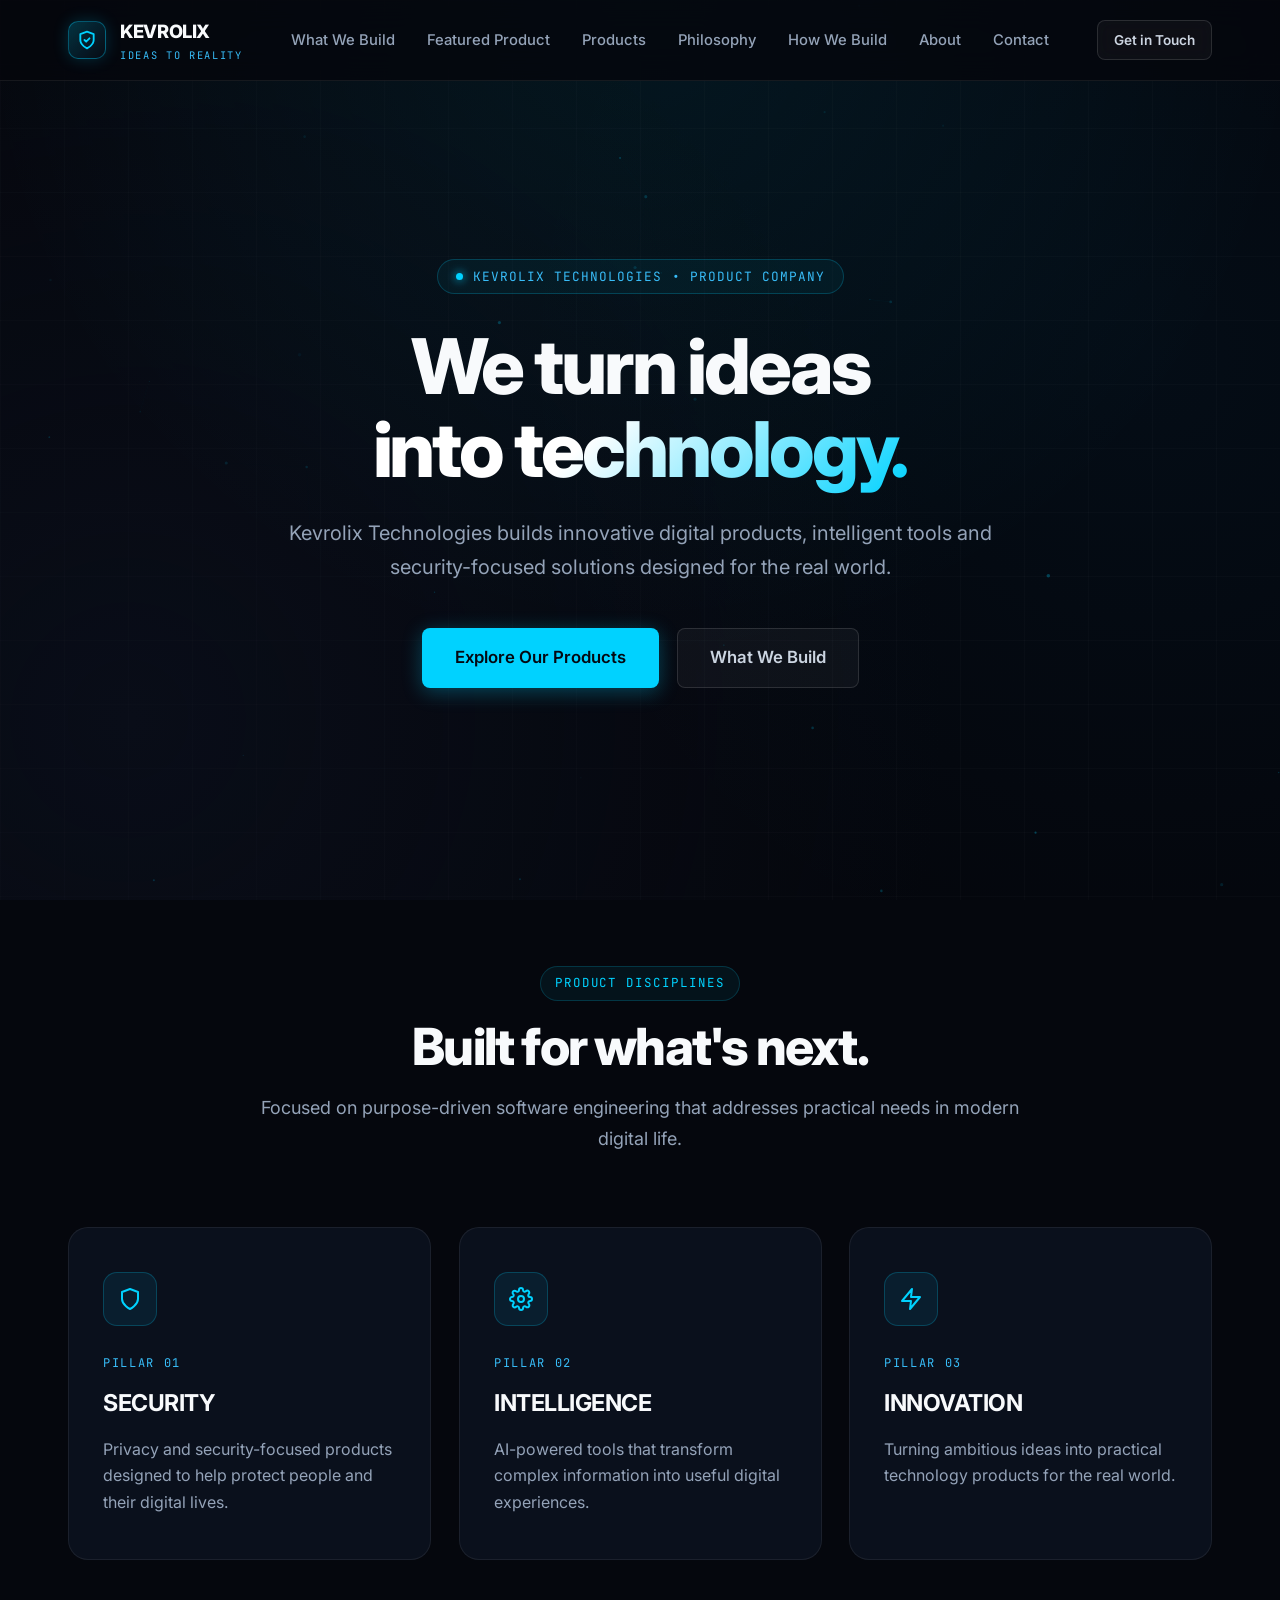
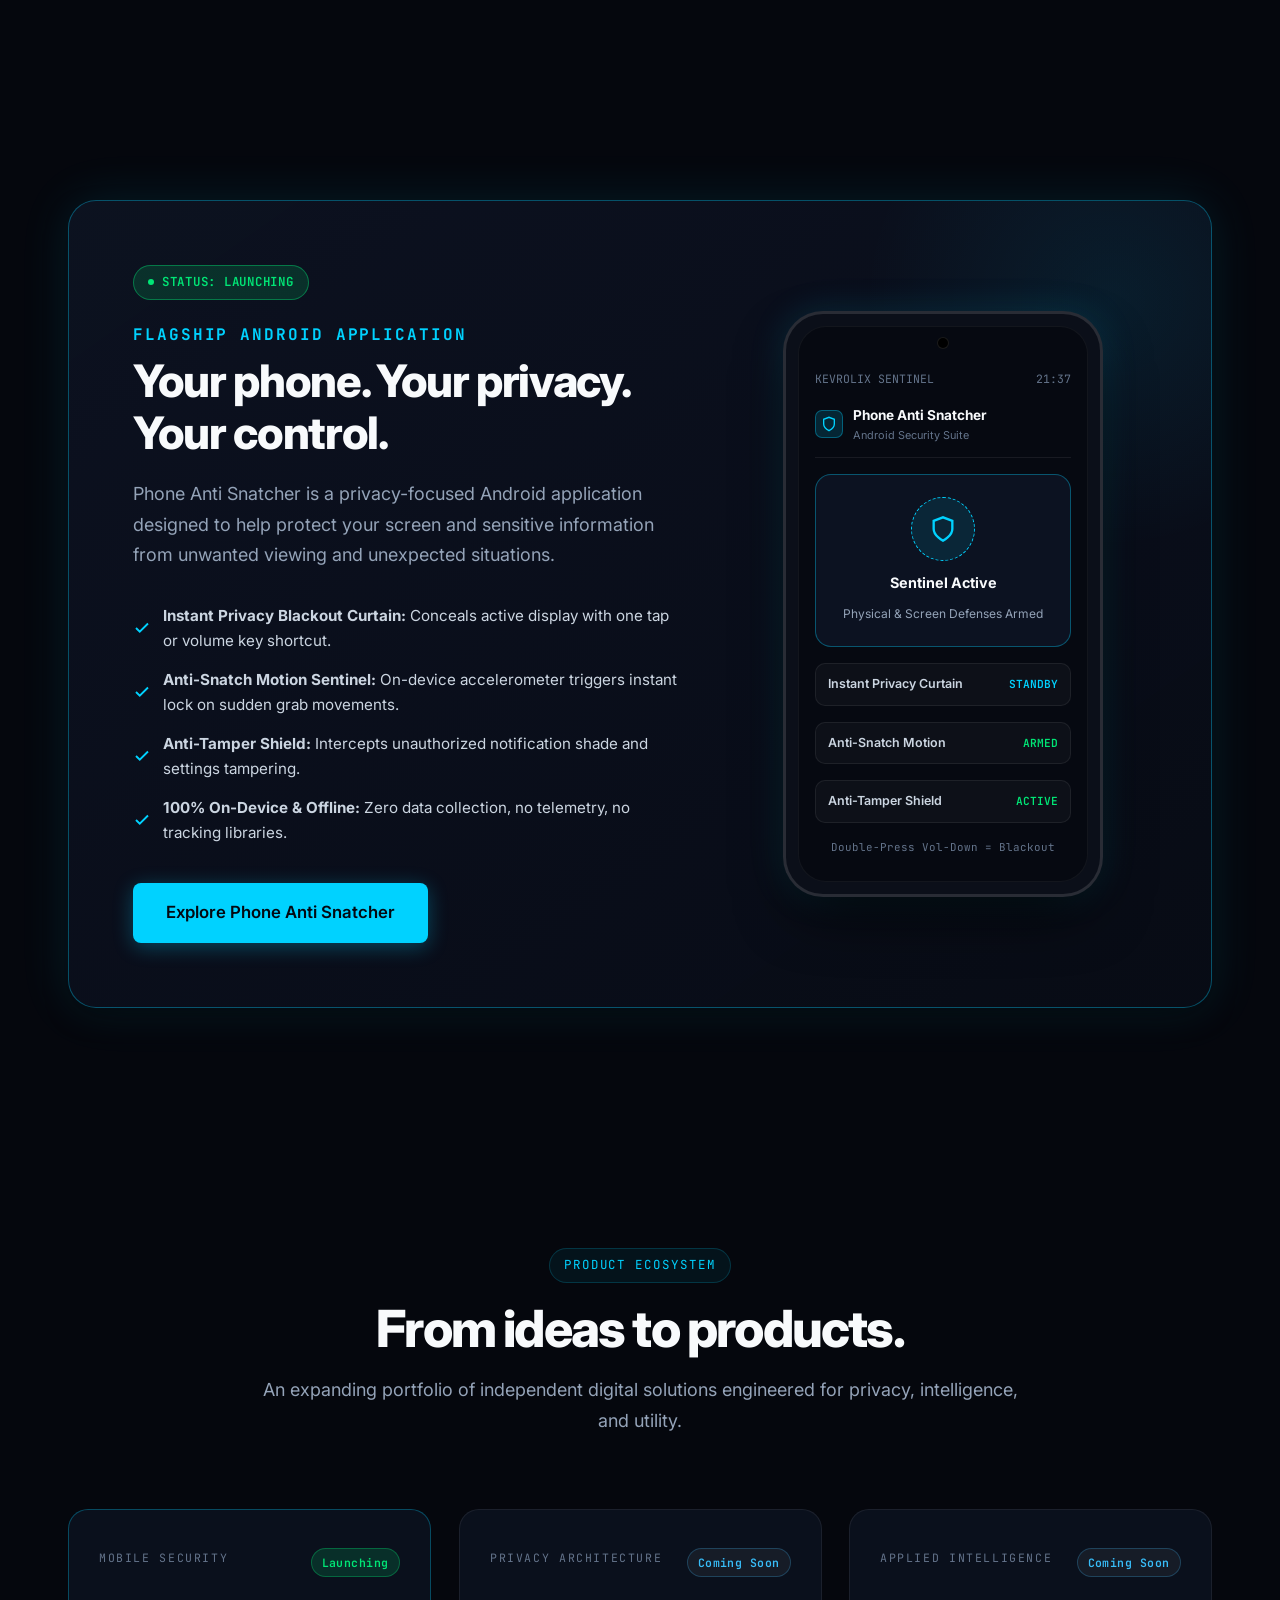
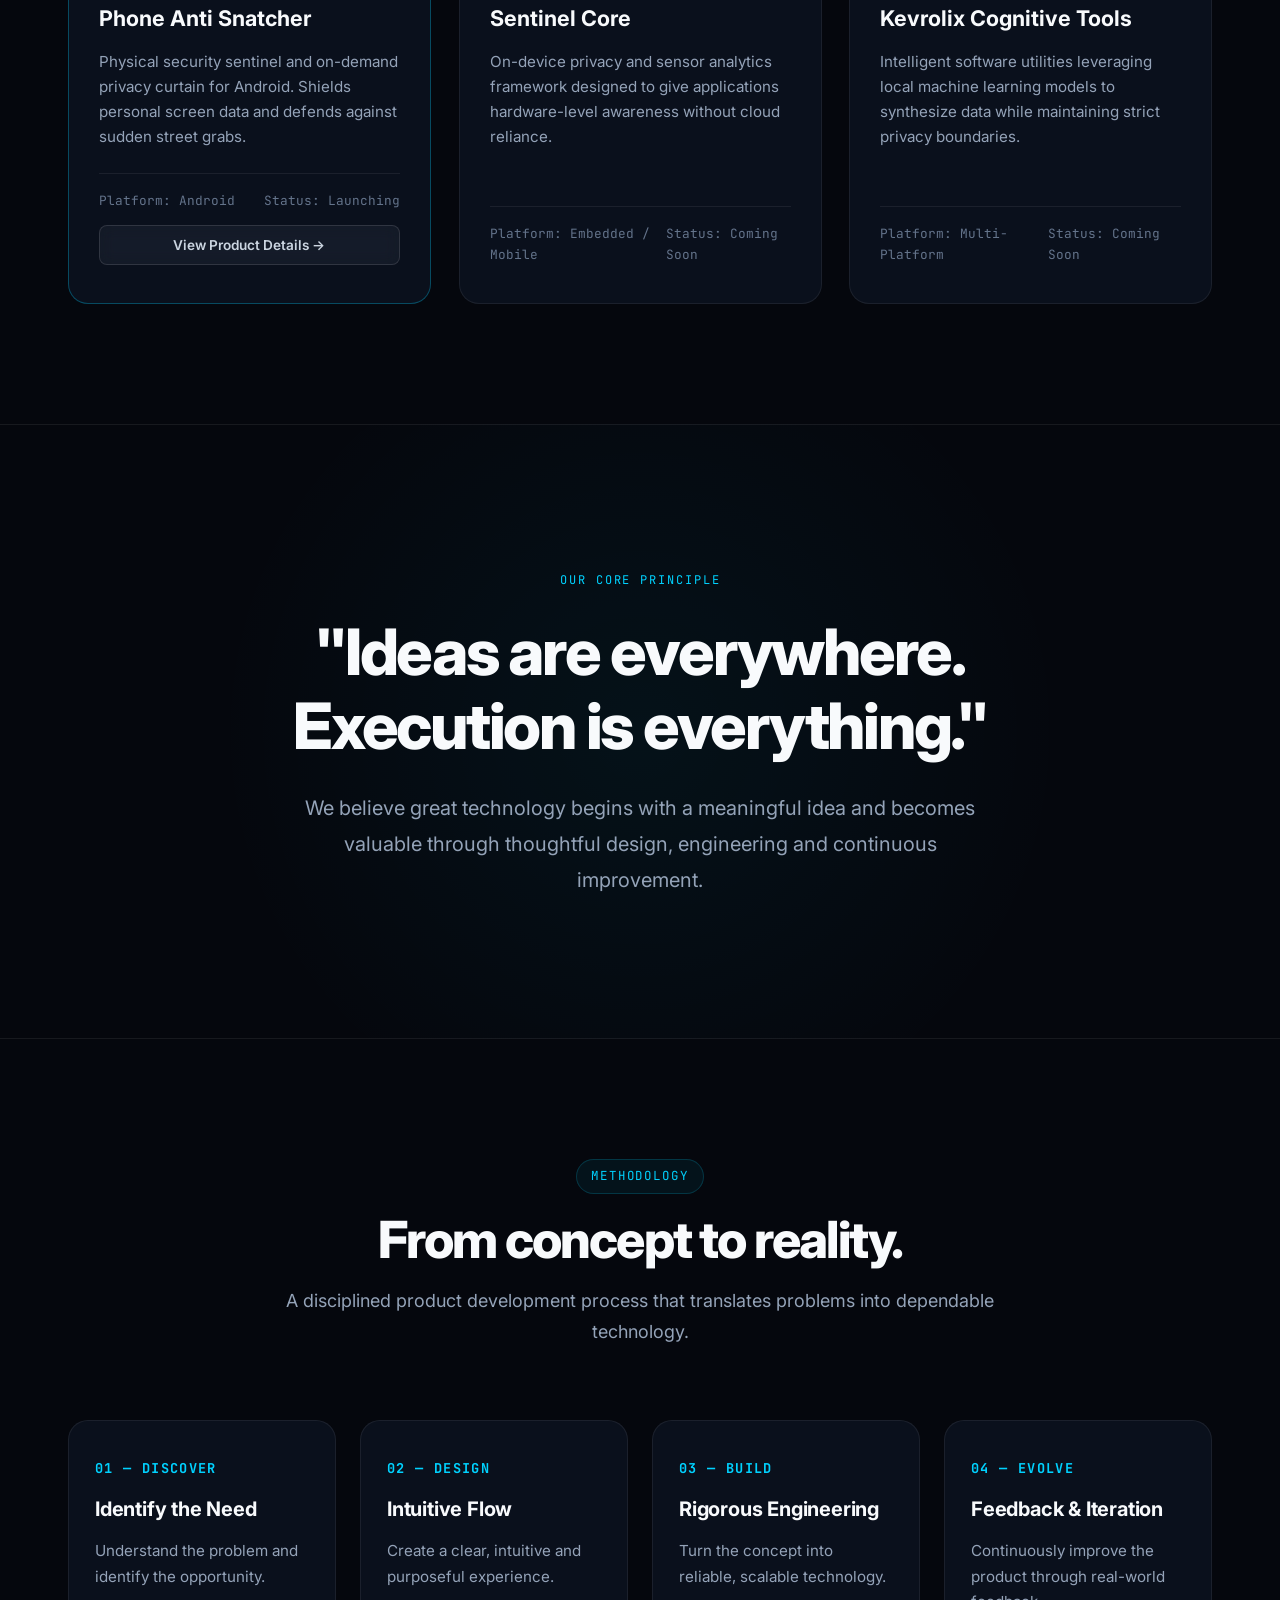
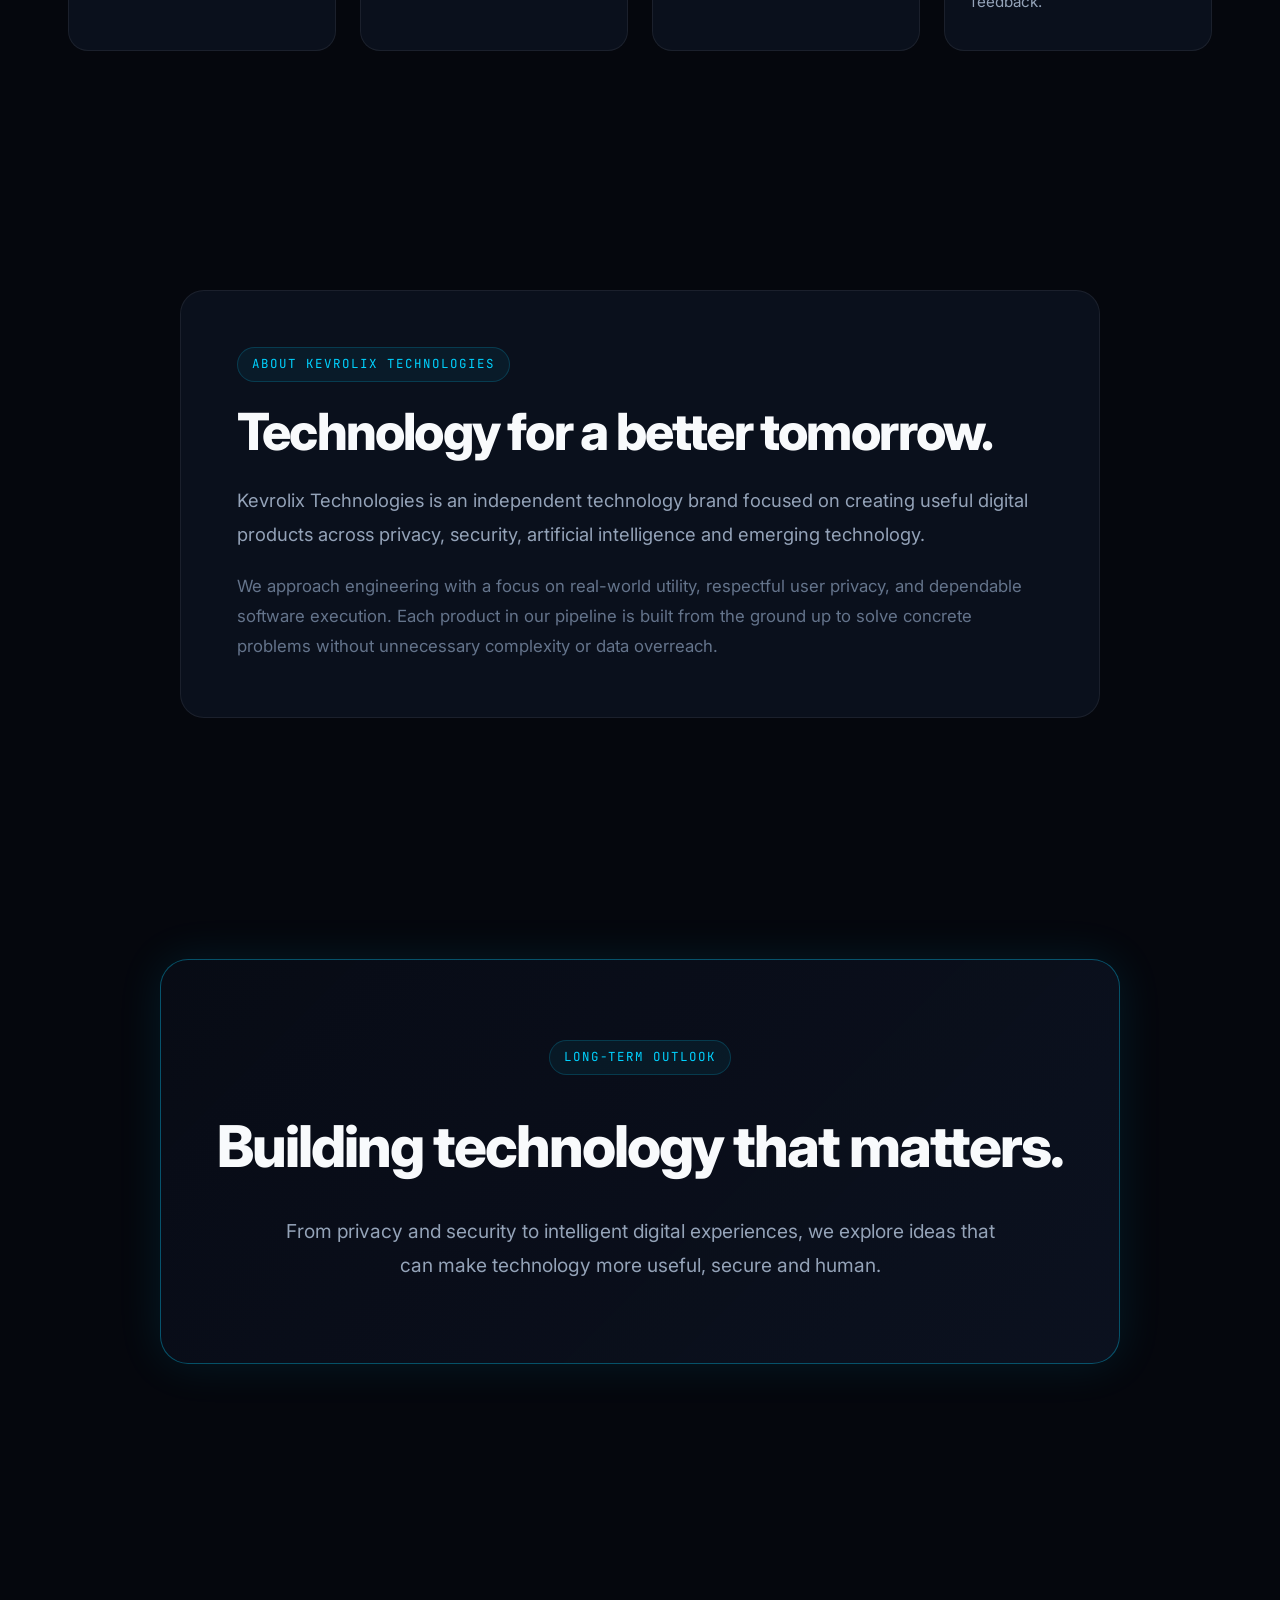
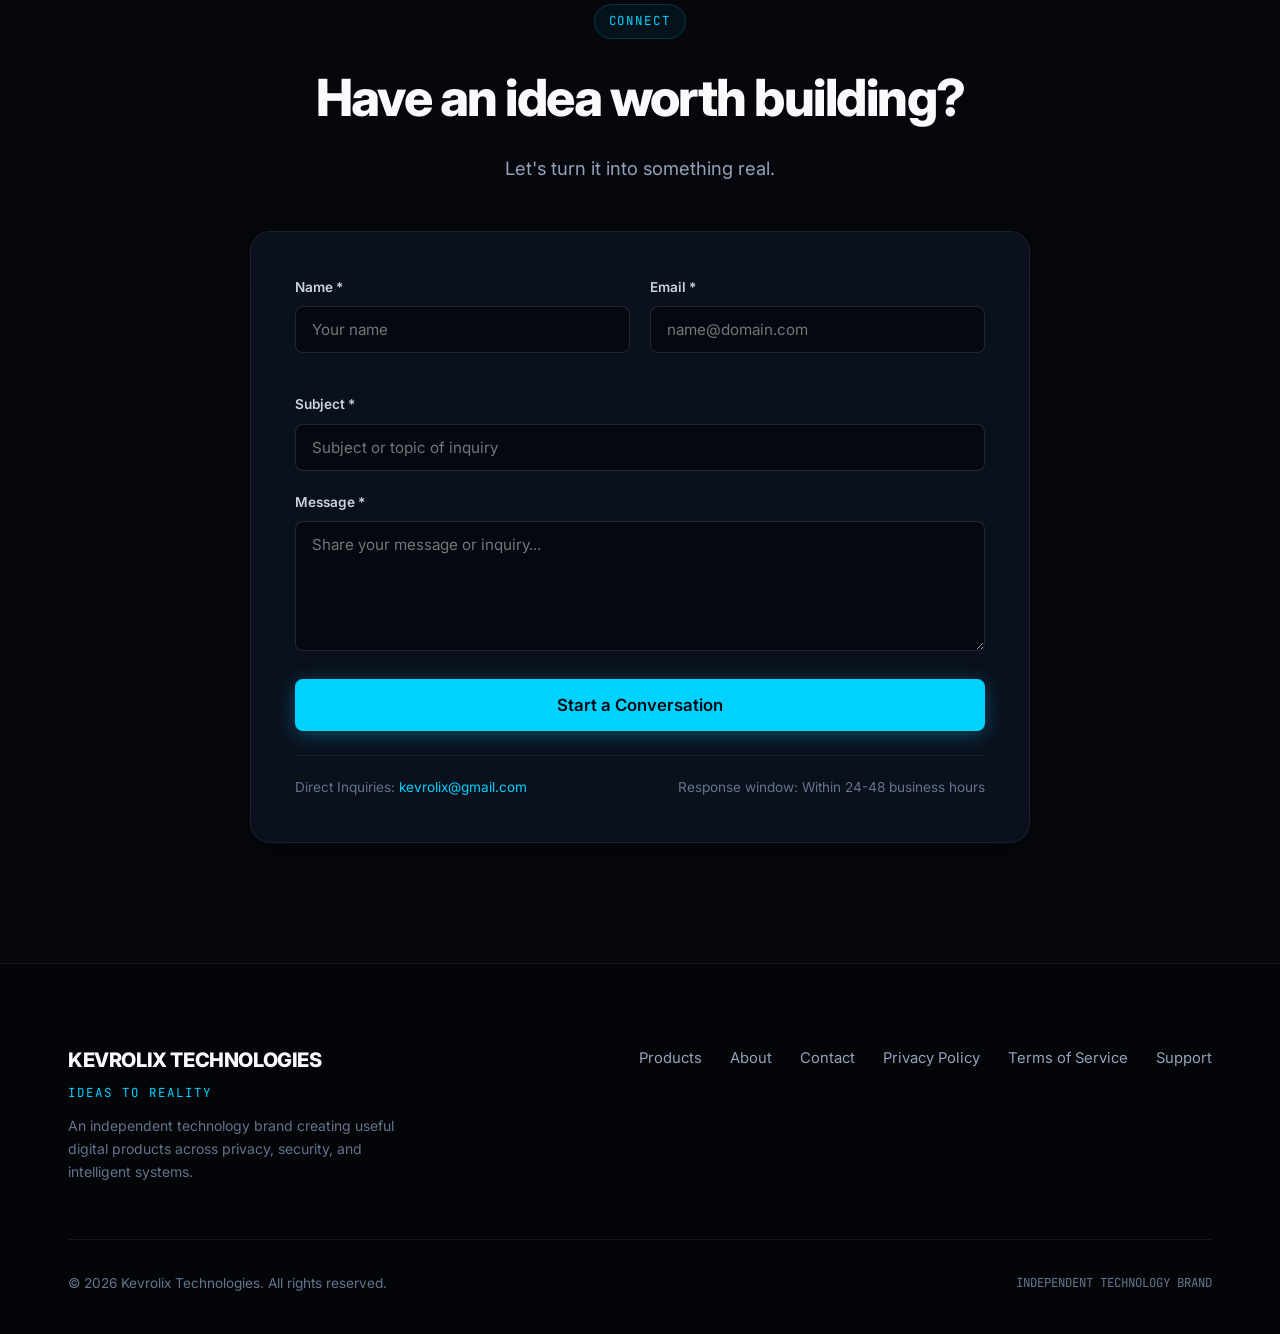
<file: index.html>
<!DOCTYPE html>
<html lang="en">
<head>
  <meta charset="UTF-8">
  <meta name="viewport" content="width=device-width, initial-scale=1.0">
  
  <!-- Primary SEO Metadata -->
  <title>Kevrolix Technologies — Ideas to Reality</title>
  <meta name="description" content="Kevrolix Technologies is an independent technology brand focused on building practical digital products, privacy and security solutions, AI-powered tools, and innovative software products.">
  <meta name="keywords" content="Kevrolix Technologies, Phone Anti Snatcher, privacy software, Android security, technology products, AI tools, independent software">
  <meta name="author" content="Kevrolix Technologies">
  <link rel="canonical" href="https://kevrolix.com/">

  <!-- Open Graph / Facebook -->
  <meta property="og:type" content="website">
  <meta property="og:url" content="https://kevrolix.com/">
  <meta property="og:title" content="Kevrolix Technologies — Ideas to Reality">
  <meta property="og:description" content="Independent technology brand building practical digital products, privacy and security solutions, and intelligent software.">
  <meta property="og:site_name" content="Kevrolix Technologies">

  <!-- Twitter / X -->
  <meta name="twitter:card" content="summary_large_image">
  <meta name="twitter:title" content="Kevrolix Technologies — Ideas to Reality">
  <meta name="twitter:description" content="Independent technology brand building practical digital products, privacy and security solutions, and intelligent software.">

  <!-- Favicon (SVG) -->
  <link rel="icon" type="image/svg+xml" href="data:image/svg+xml,<svg xmlns='http://www.w3.org/2000/svg' viewBox='0 0 24 24' fill='none' stroke='%2300d2ff' stroke-width='2' stroke-linecap='round' stroke-linejoin='round'><path d='M12 22s8-4 8-10V5l-8-3-8 3v7c0 6 8 10 8 10z'/><path d='m9 12 2 2 4-4'/></svg>">

  <!-- Typography -->
  <link rel="preconnect" href="https://fonts.googleapis.com">
  <link rel="preconnect" href="https://fonts.gstatic.com" crossorigin>
  <link href="https://fonts.googleapis.com/css2?family=Inter:wght@400;500;600;700;800&family=JetBrains+Mono:wght@400;500;600&display=swap" rel="stylesheet">

  <link rel="stylesheet" href="style.css">
</head>
<body>
  <!-- Ambient Background Canvas & Atmospheric Overlays -->
  <canvas id="ambient-canvas"></canvas>
  <div class="bg-grid-overlay"></div>
  <div class="bg-vignette"></div>

  <!-- Header & Navigation -->
  <header class="site-header" id="header">
    <div class="container nav-container">
      <a href="#hero" class="brand-wrap" aria-label="Kevrolix Technologies Home">
        <div class="brand-mark">
          <svg width="20" height="20" viewBox="0 0 24 24" fill="none" stroke="currentColor" stroke-width="2.2" stroke-linecap="round" stroke-linejoin="round">
            <path d="M12 22s8-4 8-10V5l-8-3-8 3v7c0 6 8 10 8 10z"/>
            <path d="m9 12 2 2 4-4"/>
          </svg>
        </div>
        <div class="brand-identity">
          <span class="brand-name">KEVROLIX</span>
          <span class="brand-tagline">Ideas to Reality</span>
        </div>
      </a>

      <nav class="nav-menu" id="nav-menu">
        <a href="#what-we-build" class="nav-link">What We Build</a>
        <a href="#featured-product" class="nav-link">Featured Product</a>
        <a href="#ecosystem" class="nav-link">Products</a>
        <a href="#philosophy" class="nav-link">Philosophy</a>
        <a href="#how-we-build" class="nav-link">How We Build</a>
        <a href="#about" class="nav-link">About</a>
        <a href="#contact" class="nav-link">Contact</a>
      </nav>

      <div class="nav-cta-group">
        <a href="#contact" class="btn btn-secondary btn-sm">Get in Touch</a>
        <button class="mobile-toggle" id="mobile-toggle" aria-label="Open Navigation Menu">
          <svg width="24" height="24" viewBox="0 0 24 24" fill="none" stroke="currentColor" stroke-width="2" stroke-linecap="round" stroke-linejoin="round">
            <line x1="3" y1="12" x2="21" y2="12"></line>
            <line x1="3" y1="6" x2="21" y2="6"></line>
            <line x1="3" y1="18" x2="21" y2="18"></line>
          </svg>
        </button>
      </div>
    </div>
  </header>

  <main>
    <!-- 1. HERO SECTION -->
    <section class="hero-section" id="hero">
      <div class="container hero-inner">
        <div class="hero-pill reveal-on-scroll">
          <span class="hero-pill-dot"></span>
          <span>KEVROLIX TECHNOLOGIES &bull; PRODUCT COMPANY</span>
        </div>

        <h1 class="hero-headline reveal-on-scroll">
          We turn ideas <br>
          <span class="hero-headline-highlight">into technology.</span>
        </h1>

        <p class="hero-supporting-text reveal-on-scroll">
          Kevrolix Technologies builds innovative digital products, intelligent tools and security-focused solutions designed for the real world.
        </p>

        <div class="hero-btn-row reveal-on-scroll">
          <a href="#featured-product" class="btn btn-primary btn-lg">Explore Our Products</a>
          <a href="#what-we-build" class="btn btn-secondary btn-lg">What We Build</a>
        </div>
      </div>
    </section>

    <!-- 2. WHAT WE BUILD -->
    <section class="section" id="what-we-build">
      <div class="container">
        <div class="section-head reveal-on-scroll">
          <span class="section-eyebrow">Product Disciplines</span>
          <h2 class="section-title">Built for what's next.</h2>
          <p class="section-subtitle">
            Focused on purpose-driven software engineering that addresses practical needs in modern digital life.
          </p>
        </div>

        <div class="feature-blocks-grid">
          <!-- Block 1: Security -->
          <div class="feature-block-card reveal-on-scroll">
            <div class="feature-icon-wrapper">
              <svg width="24" height="24" viewBox="0 0 24 24" fill="none" stroke="currentColor" stroke-width="2" stroke-linecap="round" stroke-linejoin="round">
                <path d="M12 22s8-4 8-10V5l-8-3-8 3v7c0 6 8 10 8 10z"/>
              </svg>
            </div>
            <div class="feature-block-label">Pillar 01</div>
            <h3 class="feature-block-title">SECURITY</h3>
            <p class="feature-block-description">
              Privacy and security-focused products designed to help protect people and their digital lives.
            </p>
          </div>

          <!-- Block 2: Intelligence -->
          <div class="feature-block-card reveal-on-scroll">
            <div class="feature-icon-wrapper">
              <svg width="24" height="24" viewBox="0 0 24 24" fill="none" stroke="currentColor" stroke-width="2" stroke-linecap="round" stroke-linejoin="round">
                <circle cx="12" cy="12" r="3"/>
                <path d="M19.4 15a1.65 1.65 0 0 0 .33 1.82l.06.06a2 2 0 0 1 0 2.83 2 2 0 0 1-2.83 0l-.06-.06a1.65 1.65 0 0 0-1.82-.33 1.65 1.65 0 0 0-1 1.51V21a2 2 0 0 1-2 2 2 2 0 0 1-2-2v-.09A1.65 1.65 0 0 0 9 19.4a1.65 1.65 0 0 0-1.82.33l-.06.06a2 2 0 0 1-2.83 0 2 2 0 0 1 0-2.83l.06-.06a1.65 1.65 0 0 0 .33-1.82 1.65 1.65 0 0 0-1.51-1H3a2 2 0 0 1-2-2 2 2 0 0 1 2-2h.09A1.65 1.65 0 0 0 4.6 9a1.65 1.65 0 0 0-.33-1.82l-.06-.06a2 2 0 0 1 0-2.83 2 2 0 0 1 2.83 0l.06.06a1.65 1.65 0 0 0 1.82.33H9a1.65 1.65 0 0 0 1-1.51V3a2 2 0 0 1 2-2 2 2 0 0 1 2 2v.09a1.65 1.65 0 0 0 1 1.51 1.65 1.65 0 0 0 1.82-.33l.06-.06a2 2 0 0 1 2.83 0 2 2 0 0 1 0 2.83l-.06.06a1.65 1.65 0 0 0-.33 1.82V9a1.65 1.65 0 0 0 1.51 1H21a2 2 0 0 1 2 2 2 2 0 0 1-2 2h-.09a1.65 1.65 0 0 0-1.51 1z"/>
              </svg>
            </div>
            <div class="feature-block-label">Pillar 02</div>
            <h3 class="feature-block-title">INTELLIGENCE</h3>
            <p class="feature-block-description">
              AI-powered tools that transform complex information into useful digital experiences.
            </p>
          </div>

          <!-- Block 3: Innovation -->
          <div class="feature-block-card reveal-on-scroll">
            <div class="feature-icon-wrapper">
              <svg width="24" height="24" viewBox="0 0 24 24" fill="none" stroke="currentColor" stroke-width="2" stroke-linecap="round" stroke-linejoin="round">
                <polygon points="13 2 3 14 12 14 11 22 21 10 12 10 13 2"/>
              </svg>
            </div>
            <div class="feature-block-label">Pillar 03</div>
            <h3 class="feature-block-title">INNOVATION</h3>
            <p class="feature-block-description">
              Turning ambitious ideas into practical technology products for the real world.
            </p>
          </div>
        </div>
      </div>
    </section>

    <!-- 3. FEATURED PRODUCT: Phone Anti Snatcher -->
    <section class="section" id="featured-product">
      <div class="container">
        <div class="featured-product-card reveal-on-scroll">
          <div class="featured-product-grid">
            <!-- Product Information -->
            <div>
              <div class="product-status-tag">
                <span class="status-dot"></span>
                <span>STATUS: LAUNCHING</span>
              </div>
              <div class="product-display-name">Flagship Android Application</div>
              <h2 class="product-headline">Your phone. Your privacy. Your control.</h2>
              <p class="product-description">
                Phone Anti Snatcher is a privacy-focused Android application designed to help protect your screen and sensitive information from unwanted viewing and unexpected situations.
              </p>

              <div class="product-pillars-list">
                <div class="product-pillar-item">
                  <svg class="pillar-check-icon" width="18" height="18" viewBox="0 0 24 24" fill="none" stroke="currentColor" stroke-width="2.5"><polyline points="20 6 9 17 4 12"/></svg>
                  <span><strong>Instant Privacy Blackout Curtain:</strong> Conceals active display with one tap or volume key shortcut.</span>
                </div>
                <div class="product-pillar-item">
                  <svg class="pillar-check-icon" width="18" height="18" viewBox="0 0 24 24" fill="none" stroke="currentColor" stroke-width="2.5"><polyline points="20 6 9 17 4 12"/></svg>
                  <span><strong>Anti-Snatch Motion Sentinel:</strong> On-device accelerometer triggers instant lock on sudden grab movements.</span>
                </div>
                <div class="product-pillar-item">
                  <svg class="pillar-check-icon" width="18" height="18" viewBox="0 0 24 24" fill="none" stroke="currentColor" stroke-width="2.5"><polyline points="20 6 9 17 4 12"/></svg>
                  <span><strong>Anti-Tamper Shield:</strong> Intercepts unauthorized notification shade and settings tampering.</span>
                </div>
                <div class="product-pillar-item">
                  <svg class="pillar-check-icon" width="18" height="18" viewBox="0 0 24 24" fill="none" stroke="currentColor" stroke-width="2.5"><polyline points="20 6 9 17 4 12"/></svg>
                  <span><strong>100% On-Device & Offline:</strong> Zero data collection, no telemetry, no tracking libraries.</span>
                </div>
              </div>

              <div>
                <a href="phone-anti-snatcher.html" class="btn btn-primary btn-lg">
                  Explore Phone Anti Snatcher
                </a>
              </div>
            </div>

            <!-- Premium Android Device Mockup -->
            <div class="phone-mockup-wrap">
              <div class="android-phone-chassis">
                <div class="phone-screen">
                  <div class="phone-punchhole"></div>
                  <div class="phone-status-bar">
                    <span>KEVROLIX SENTINEL</span>
                    <span id="phone-clock">09:41</span>
                  </div>

                  <div class="phone-app-header">
                    <div class="phone-app-icon">
                      <svg width="16" height="16" viewBox="0 0 24 24" fill="none" stroke="currentColor" stroke-width="2"><path d="M12 22s8-4 8-10V5l-8-3-8 3v7c0 6 8 10 8 10z"/></svg>
                    </div>
                    <div>
                      <div class="phone-app-name">Phone Anti Snatcher</div>
                      <div style="font-size: 0.68rem; color: var(--text-muted);">Android Security Suite</div>
                    </div>
                  </div>

                  <div class="phone-shield-card">
                    <div class="shield-state-graphic">
                      <svg width="28" height="28" viewBox="0 0 24 24" fill="none" stroke="currentColor" stroke-width="2"><path d="M12 22s8-4 8-10V5l-8-3-8 3v7c0 6 8 10 8 10z"/></svg>
                    </div>
                    <div class="shield-status-label">Sentinel Active</div>
                    <div class="shield-mode-desc">Physical & Screen Defenses Armed</div>
                  </div>

                  <div class="phone-toggle-row">
                    <span class="toggle-title">Instant Privacy Curtain</span>
                    <span class="toggle-indicator">STANDBY</span>
                  </div>

                  <div class="phone-toggle-row">
                    <span class="toggle-title">Anti-Snatch Motion</span>
                    <span class="toggle-indicator" style="color: #00e676;">ARMED</span>
                  </div>

                  <div class="phone-toggle-row">
                    <span class="toggle-title">Anti-Tamper Shield</span>
                    <span class="toggle-indicator" style="color: #00e676;">ACTIVE</span>
                  </div>

                  <div style="font-size: 0.68rem; color: var(--text-muted); text-align: center; margin-top: auto; font-family: var(--font-mono);">
                    Double-Press Vol-Down = Blackout
                  </div>
                </div>
              </div>
            </div>
          </div>
        </div>
      </div>
    </section>

    <!-- 4. KEVROLIX PRODUCT ECOSYSTEM -->
    <section class="section" id="ecosystem">
      <div class="container">
        <div class="section-head reveal-on-scroll">
          <span class="section-eyebrow">Product Ecosystem</span>
          <h2 class="section-title">From ideas to products.</h2>
          <p class="section-subtitle">
            An expanding portfolio of independent digital solutions engineered for privacy, intelligence, and utility.
          </p>
        </div>

        <div class="ecosystem-grid">
          <!-- Active Product -->
          <div class="ecosystem-item ecosystem-item-active reveal-on-scroll">
            <div>
              <div class="ecosystem-header">
                <span class="ecosystem-category">Mobile Security</span>
                <span class="badge-status badge-launching">Launching</span>
              </div>
              <h3 class="ecosystem-title">Phone Anti Snatcher</h3>
              <p class="ecosystem-desc">
                Physical security sentinel and on-demand privacy curtain for Android. Shields personal screen data and defends against sudden street grabs.
              </p>
            </div>
            <div class="ecosystem-meta">
              <span>Platform: Android</span>
              <span>Status: Launching</span>
            </div>
            <div style="margin-top: 14px;">
              <a href="phone-anti-snatcher.html" class="btn btn-secondary btn-sm" style="width: 100%;">View Product Details &rarr;</a>
            </div>
          </div>

          <!-- Coming Soon Concept 1 -->
          <div class="ecosystem-item reveal-on-scroll">
            <div>
              <div class="ecosystem-header">
                <span class="ecosystem-category">Privacy Architecture</span>
                <span class="badge-status badge-coming-soon">Coming Soon</span>
              </div>
              <h3 class="ecosystem-title">Sentinel Core</h3>
              <p class="ecosystem-desc">
                On-device privacy and sensor analytics framework designed to give applications hardware-level awareness without cloud reliance.
              </p>
            </div>
            <div class="ecosystem-meta">
              <span>Platform: Embedded / Mobile</span>
              <span>Status: Coming Soon</span>
            </div>
          </div>

          <!-- Coming Soon Concept 2 -->
          <div class="ecosystem-item reveal-on-scroll">
            <div>
              <div class="ecosystem-header">
                <span class="ecosystem-category">Applied Intelligence</span>
                <span class="badge-status badge-coming-soon">Coming Soon</span>
              </div>
              <h3 class="ecosystem-title">Kevrolix Cognitive Tools</h3>
              <p class="ecosystem-desc">
                Intelligent software utilities leveraging local machine learning models to synthesize data while maintaining strict privacy boundaries.
              </p>
            </div>
            <div class="ecosystem-meta">
              <span>Platform: Multi-Platform</span>
              <span>Status: Coming Soon</span>
            </div>
          </div>
        </div>
      </div>
    </section>

    <!-- 5. PHILOSOPHY SECTION -->
    <section class="philosophy-section" id="philosophy">
      <div class="container philosophy-container">
        <span class="philosophy-tag reveal-on-scroll">Our Core Principle</span>
        <blockquote class="philosophy-statement reveal-on-scroll">
          "Ideas are everywhere. <br>
          Execution is everything."
        </blockquote>
        <p class="philosophy-subtext reveal-on-scroll">
          We believe great technology begins with a meaningful idea and becomes valuable through thoughtful design, engineering and continuous improvement.
        </p>
      </div>
    </section>

    <!-- 6. HOW WE BUILD -->
    <section class="section" id="how-we-build">
      <div class="container">
        <div class="section-head reveal-on-scroll">
          <span class="section-eyebrow">Methodology</span>
          <h2 class="section-title">From concept to reality.</h2>
          <p class="section-subtitle">
            A disciplined product development process that translates problems into dependable technology.
          </p>
        </div>

        <div class="timeline-grid">
          <!-- Step 1 -->
          <div class="timeline-step-card reveal-on-scroll">
            <div class="step-num">01 — DISCOVER</div>
            <h3 class="step-title">Identify the Need</h3>
            <p class="step-desc">
              Understand the problem and identify the opportunity.
            </p>
          </div>

          <!-- Step 2 -->
          <div class="timeline-step-card reveal-on-scroll">
            <div class="step-num">02 — DESIGN</div>
            <h3 class="step-title">Intuitive Flow</h3>
            <p class="step-desc">
              Create a clear, intuitive and purposeful experience.
            </p>
          </div>

          <!-- Step 3 -->
          <div class="timeline-step-card reveal-on-scroll">
            <div class="step-num">03 — BUILD</div>
            <h3 class="step-title">Rigorous Engineering</h3>
            <p class="step-desc">
              Turn the concept into reliable, scalable technology.
            </p>
          </div>

          <!-- Step 4 -->
          <div class="timeline-step-card reveal-on-scroll">
            <div class="step-num">04 — EVOLVE</div>
            <h3 class="step-title">Feedback & Iteration</h3>
            <p class="step-desc">
              Continuously improve the product through real-world feedback.
            </p>
          </div>
        </div>
      </div>
    </section>

    <!-- 7. ABOUT KEVROLIX -->
    <section class="section" id="about">
      <div class="container">
        <div class="about-section-card reveal-on-scroll">
          <div class="section-eyebrow" style="margin-bottom: 20px;">About Kevrolix Technologies</div>
          <h2 class="section-title" style="margin-bottom: 24px;">Technology for a better tomorrow.</h2>
          <div class="about-text-content">
            <p class="about-body-p">
              Kevrolix Technologies is an independent technology brand focused on creating useful digital products across privacy, security, artificial intelligence and emerging technology.
            </p>
            <p class="about-body-p" style="color: var(--text-muted); font-size: 1.05rem;">
              We approach engineering with a focus on real-world utility, respectful user privacy, and dependable software execution. Each product in our pipeline is built from the ground up to solve concrete problems without unnecessary complexity or data overreach.
            </p>
          </div>
        </div>
      </div>
    </section>

    <!-- 8. VISION SECTION -->
    <section class="section" id="vision">
      <div class="container">
        <div class="vision-box reveal-on-scroll">
          <span class="section-eyebrow" style="margin-bottom: 24px;">Long-Term Outlook</span>
          <h2 class="vision-headline">Building technology that matters.</h2>
          <p class="vision-supporting-text">
            From privacy and security to intelligent digital experiences, we explore ideas that can make technology more useful, secure and human.
          </p>
        </div>
      </div>
    </section>

    <!-- 9. CONTACT / CTA -->
    <section class="section" id="contact">
      <div class="container">
        <div class="contact-section-inner">
          <div class="contact-hero-text reveal-on-scroll">
            <span class="section-eyebrow">Connect</span>
            <h2 class="contact-headline">Have an idea worth building?</h2>
            <p class="contact-subtext">Let's turn it into something real.</p>
          </div>

          <div class="contact-form-container reveal-on-scroll">
            <form id="contact-form" novalidate>
              <div class="form-grid-row">
                <div class="form-group-field">
                  <label class="form-field-label" for="contact-name">Name *</label>
                  <input type="text" id="contact-name" class="form-field-input" placeholder="Your name" required>
                </div>
                <div class="form-group-field">
                  <label class="form-field-label" for="contact-email">Email *</label>
                  <input type="email" id="contact-email" class="form-field-input" placeholder="name@domain.com" required>
                </div>
              </div>

              <div class="form-group-field">
                <label class="form-field-label" for="contact-subject">Subject *</label>
                <input type="text" id="contact-subject" class="form-field-input" placeholder="Subject or topic of inquiry" required>
              </div>

              <div class="form-group-field">
                <label class="form-field-label" for="contact-message">Message *</label>
                <textarea id="contact-message" class="form-field-textarea" placeholder="Share your message or inquiry..." required></textarea>
              </div>

              <button type="submit" class="btn btn-primary btn-lg" style="width: 100%;">
                Start a Conversation
              </button>

              <div class="form-status-alert form-status-success" id="form-success">
                <svg width="20" height="20" viewBox="0 0 24 24" fill="none" stroke="currentColor" stroke-width="2"><path d="M20 6 9 17l-5-5"/></svg>
                <span>Thank you for reaching out. Your message has been received. You can also write directly to <strong>kevrolix@gmail.com</strong>.</span>
              </div>

              <div class="form-status-alert form-status-error" id="form-error">
                <svg width="20" height="20" viewBox="0 0 24 24" fill="none" stroke="currentColor" stroke-width="2"><circle cx="12" cy="12" r="10"/><line x1="12" y1="8" x2="12" y2="12"/><line x1="12" y1="16" x2="12.01" y2="16"/></svg>
                <span id="form-error-text">Please ensure all required fields are filled out with a valid email.</span>
              </div>
            </form>

            <div style="margin-top: 24px; padding-top: 20px; border-top: 1px solid var(--border-subtle); display: flex; justify-content: space-between; align-items: center; font-size: 0.85rem; color: var(--text-muted); flex-wrap: wrap; gap: 10px;">
              <span>Direct Inquiries: <a href="mailto:kevrolix@gmail.com" style="color: var(--cyan-primary);">kevrolix@gmail.com</a></span>
              <span>Response window: Within 24-48 business hours</span>
            </div>
          </div>
        </div>
      </div>
    </section>
  </main>

  <!-- 10. FOOTER -->
  <footer class="site-footer">
    <div class="container">
      <div class="footer-top-row">
        <div>
          <div class="footer-brand-title">KEVROLIX TECHNOLOGIES</div>
          <div class="footer-brand-motto">IDEAS TO REALITY</div>
          <p style="color: var(--text-muted); font-size: 0.875rem; margin-top: 10px; max-width: 340px;">
            An independent technology brand creating useful digital products across privacy, security, and intelligent systems.
          </p>
        </div>

        <nav class="footer-nav-list" aria-label="Footer Navigation">
          <div class="footer-nav-item"><a href="#ecosystem">Products</a></div>
          <div class="footer-nav-item"><a href="#about">About</a></div>
          <div class="footer-nav-item"><a href="#contact">Contact</a></div>
          <div class="footer-nav-item"><a href="privacy_policy.html">Privacy Policy</a></div>
          <div class="footer-nav-item"><a href="terms.html">Terms of Service</a></div>
          <div class="footer-nav-item"><a href="#contact">Support</a></div>
        </nav>
      </div>

      <div class="footer-bottom-row">
        <div>&copy; 2026 Kevrolix Technologies. All rights reserved.</div>
        <div style="font-family: var(--font-mono); font-size: 0.78rem; color: var(--text-muted);">
          INDEPENDENT TECHNOLOGY BRAND
        </div>
      </div>
    </div>
  </footer>

  <script src="app.js"></script>
</body>
</html>
</file>
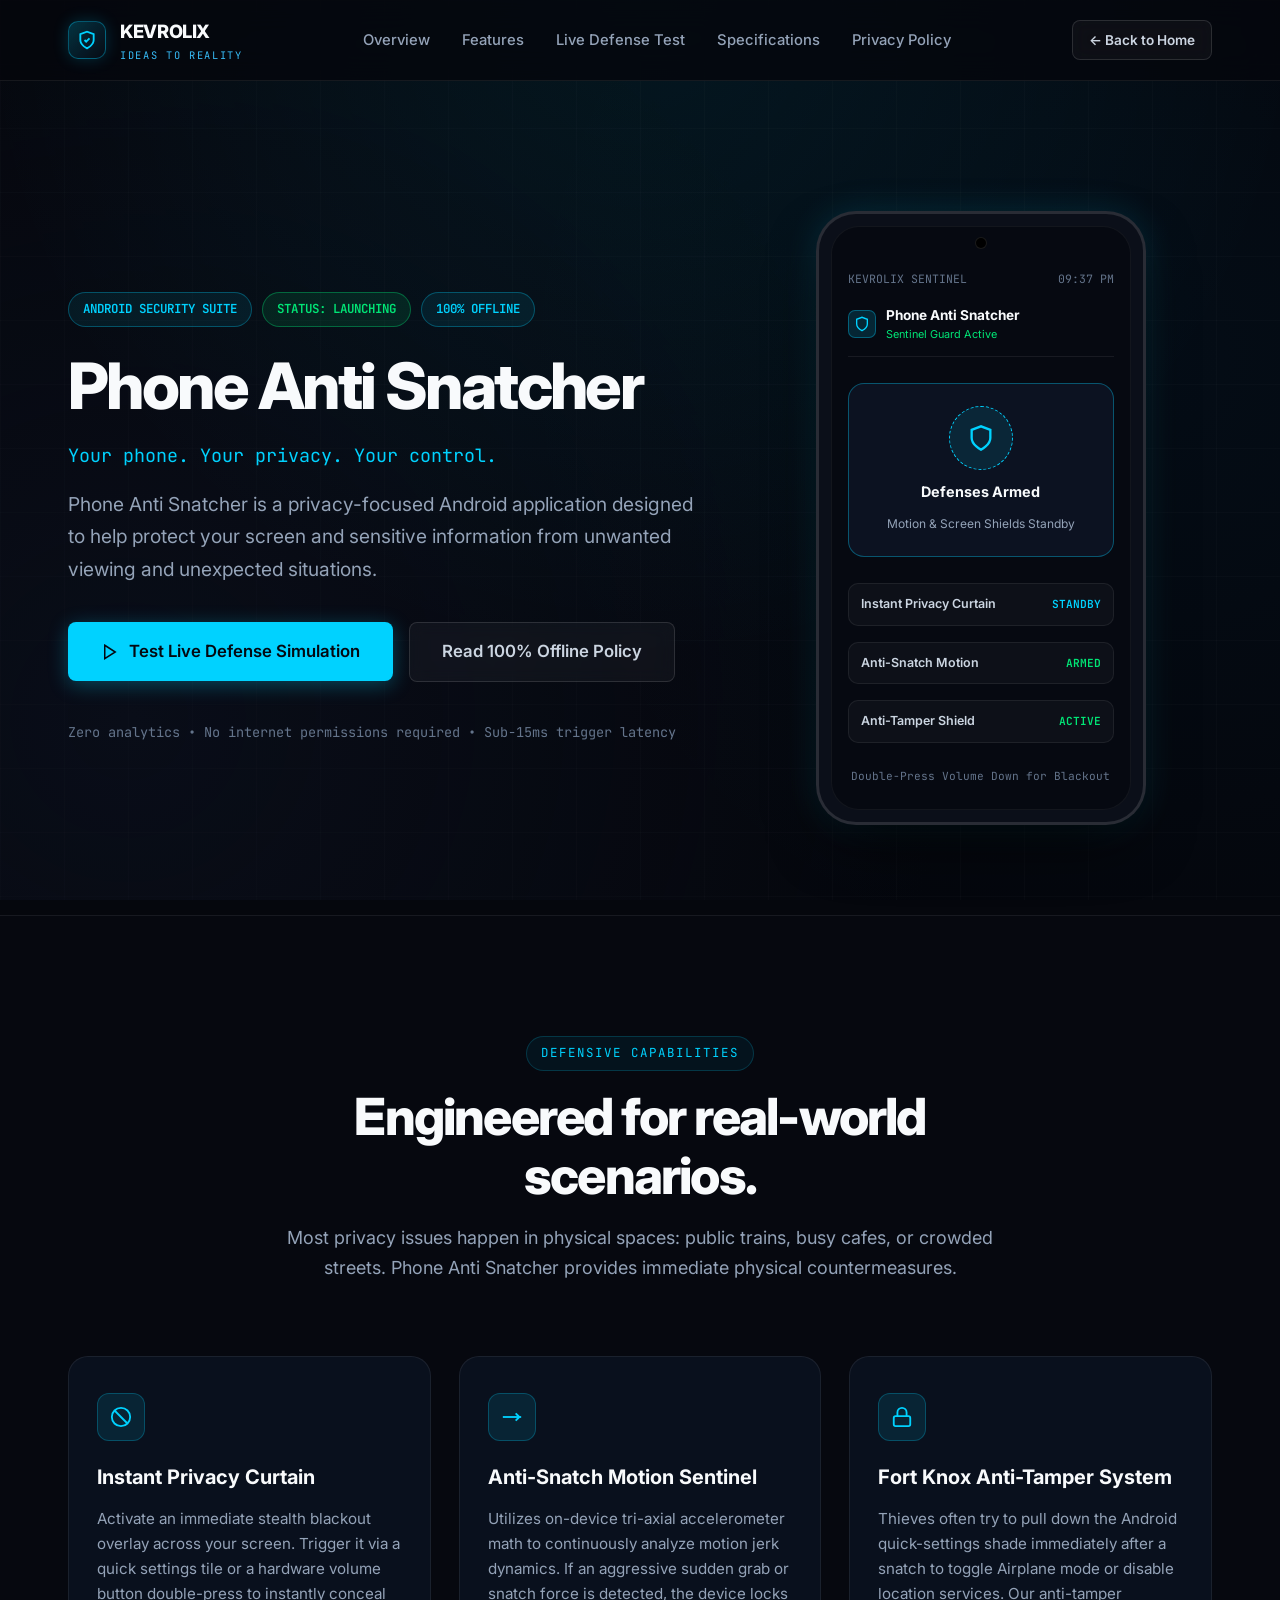
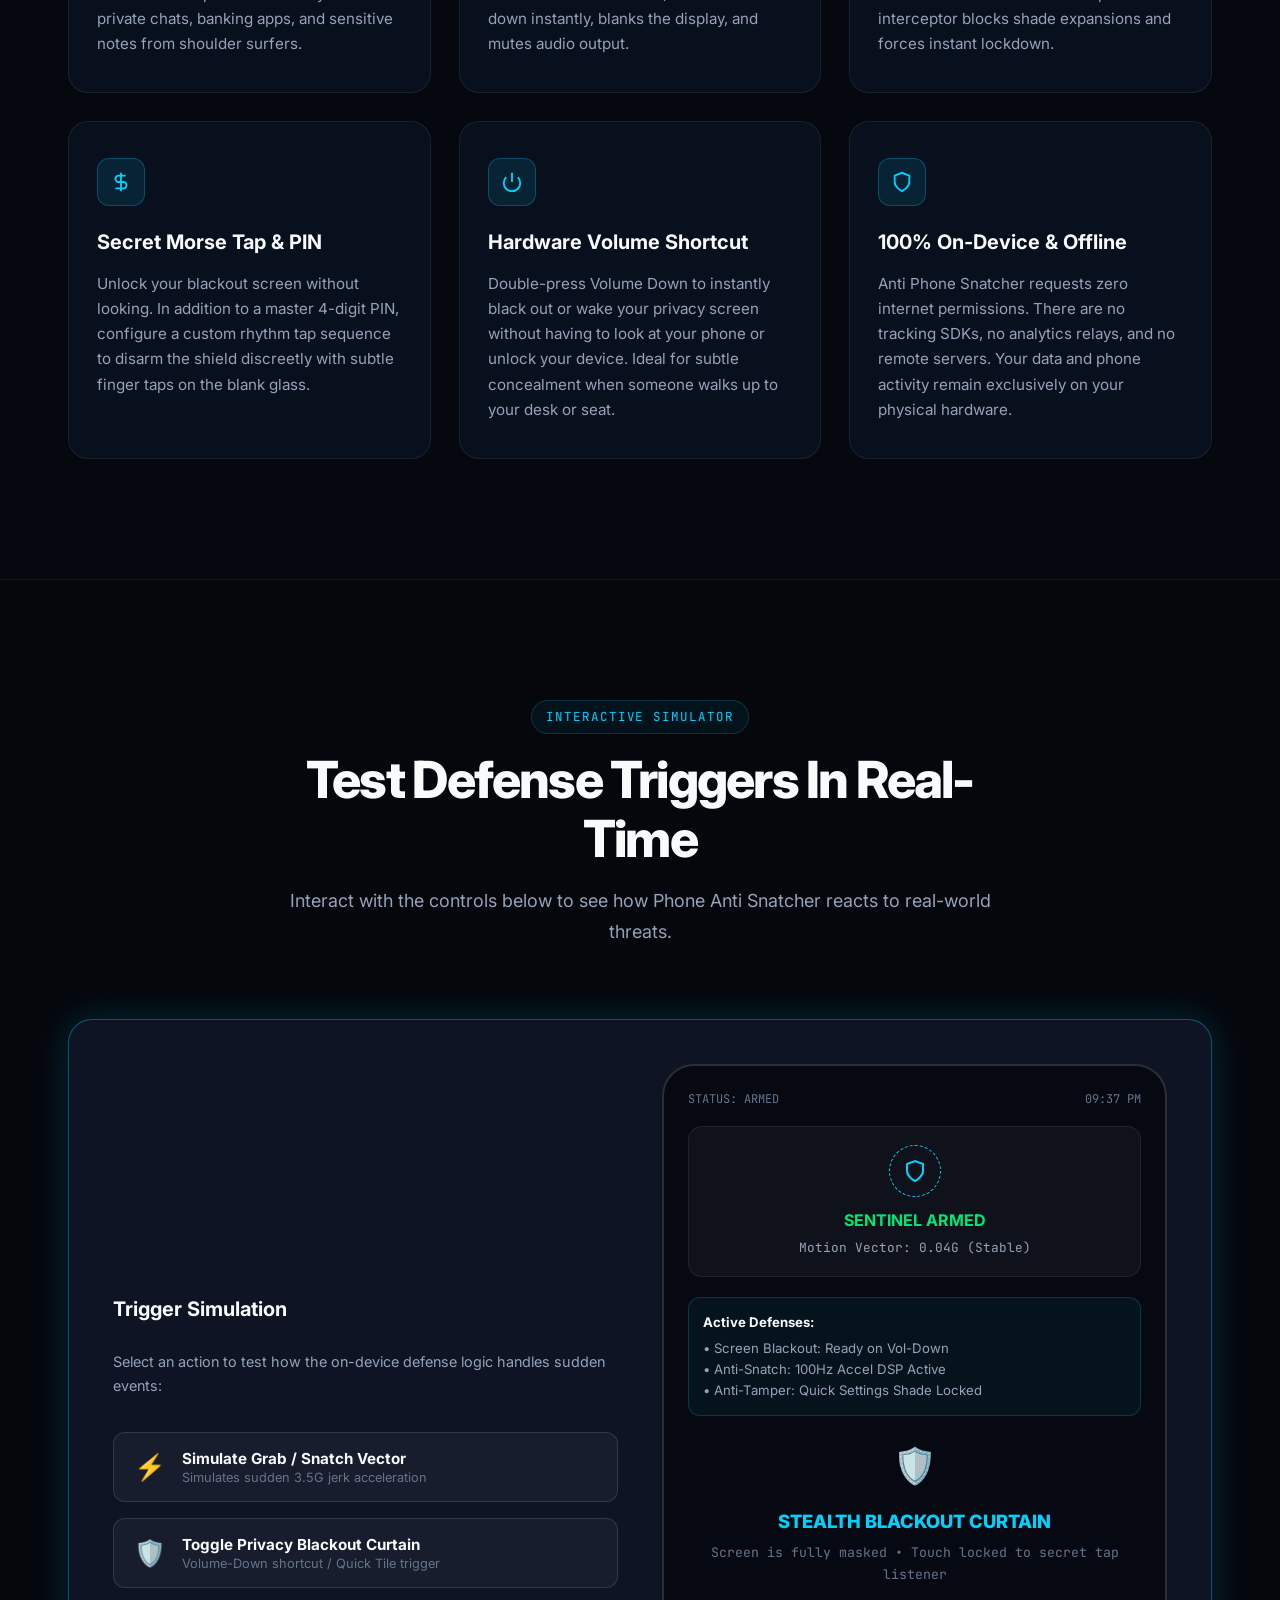
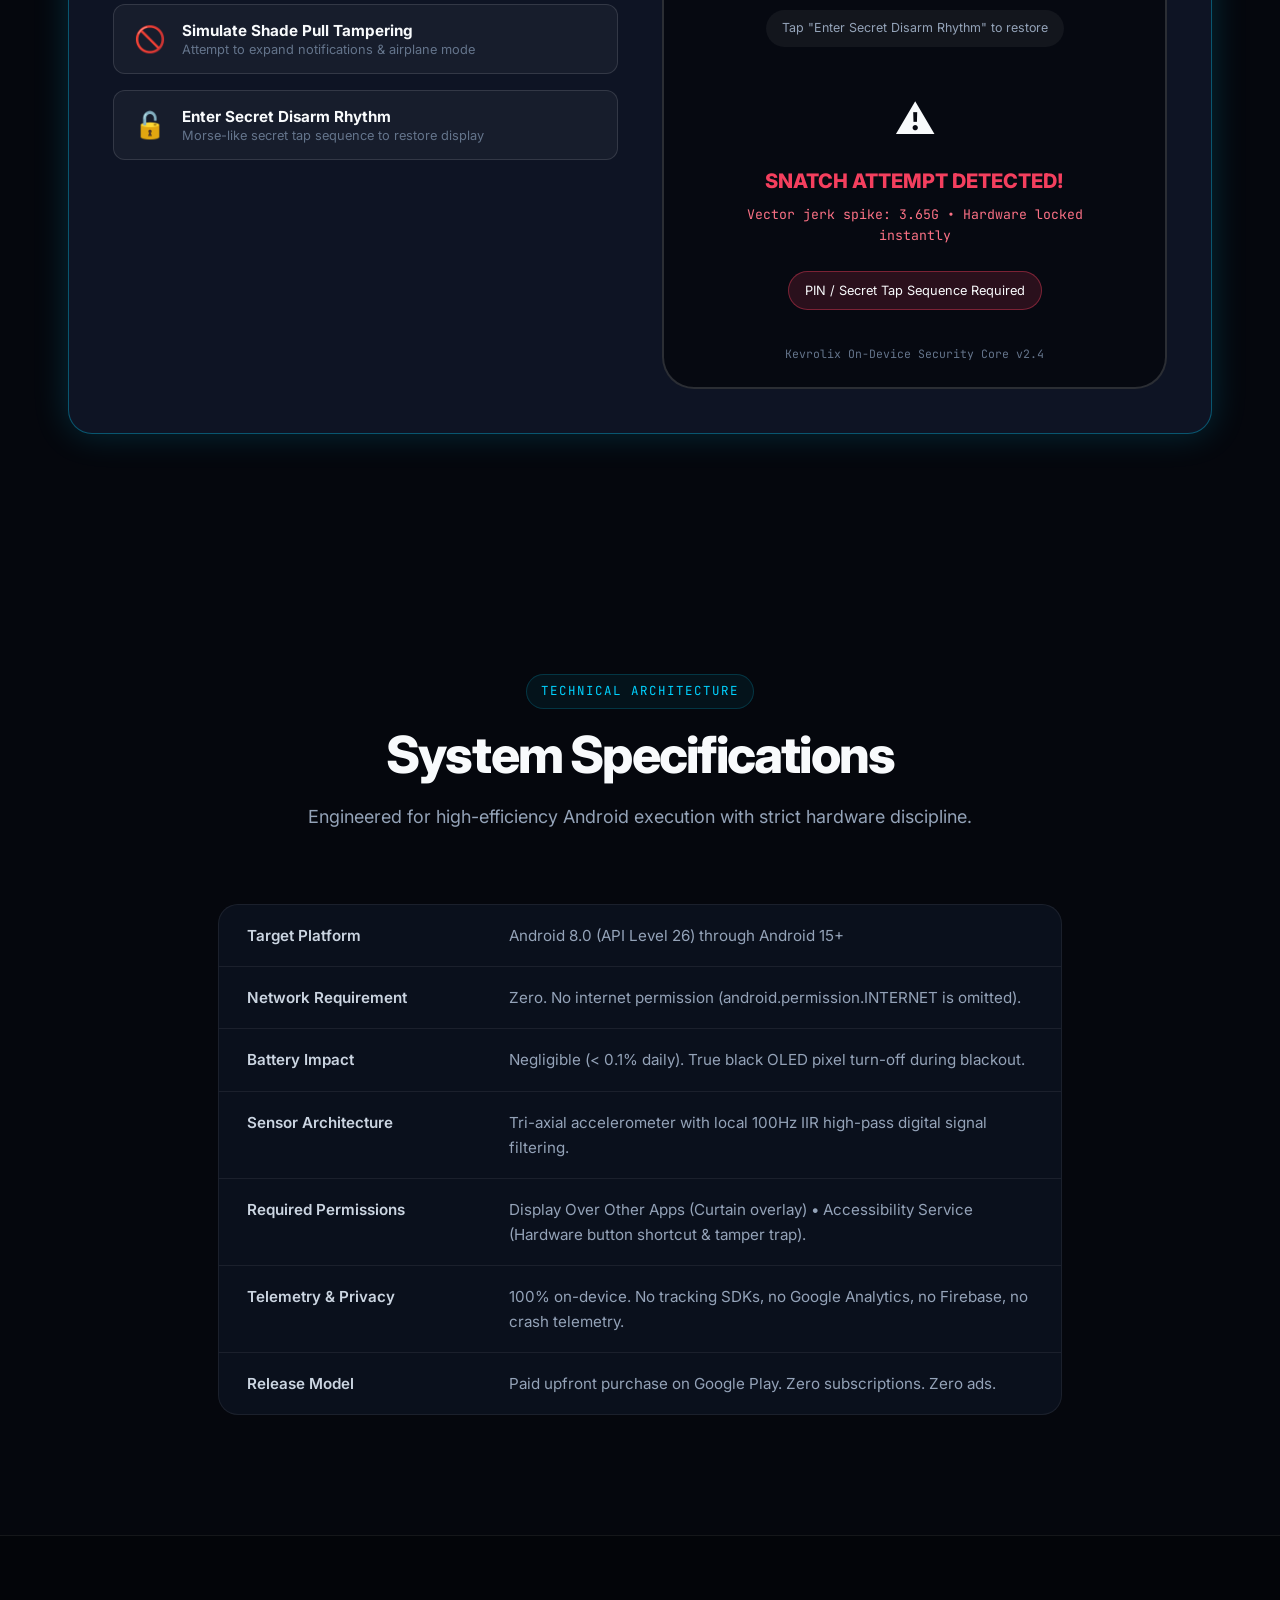
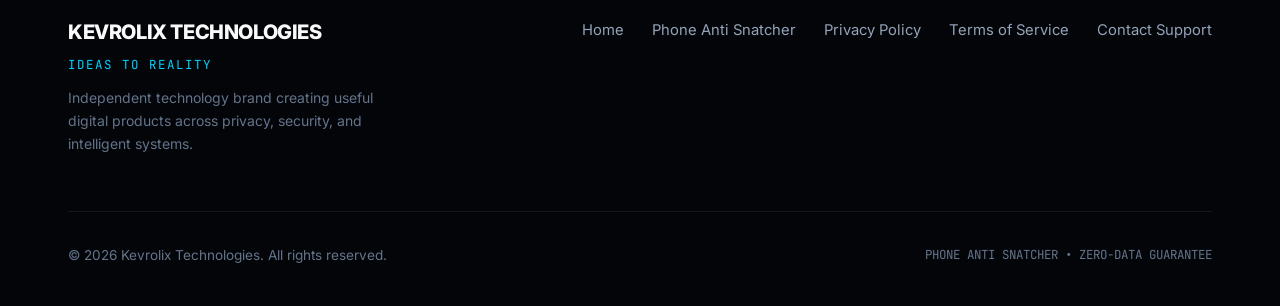
<file: phone-anti-snatcher/index.html>
<!DOCTYPE html>
<html lang="en">
<head>
  <meta charset="UTF-8">
  <meta name="viewport" content="width=device-width, initial-scale=1.0">
  
  <!-- Primary SEO Metadata -->
  <title>Phone Anti Snatcher — Kevrolix Technologies</title>
  <meta name="description" content="Phone Anti Snatcher is a privacy-focused Android application engineered to protect your screen and sensitive information from unwanted viewing and sudden snatch theft.">
  <meta name="keywords" content="Phone Anti Snatcher, Anti Phone Snatcher, Kevrolix Technologies, Android privacy curtain, anti-snatch sentinel, screen privacy, anti-theft">
  <meta name="author" content="Kevrolix Technologies">
  <link rel="canonical" href="https://kevrolix.com/phone-anti-snatcher.html">

  <!-- Open Graph / Social -->
  <meta property="og:type" content="product">
  <meta property="og:url" content="https://kevrolix.com/phone-anti-snatcher.html">
  <meta property="og:title" content="Phone Anti Snatcher — Your phone. Your privacy. Your control.">
  <meta property="og:description" content="100% on-device privacy blackout curtain and motion-vector theft defense for Android.">
  <meta property="og:site_name" content="Kevrolix Technologies">

  <!-- Favicon -->
  <link rel="icon" type="image/svg+xml" href="data:image/svg+xml,<svg xmlns='http://www.w3.org/2000/svg' viewBox='0 0 24 24' fill='none' stroke='%2300d2ff' stroke-width='2' stroke-linecap='round' stroke-linejoin='round'><path d='M12 22s8-4 8-10V5l-8-3-8 3v7c0 6 8 10 8 10z'/><path d='m9 12 2 2 4-4'/></svg>">

  <!-- Typography -->
  <link rel="preconnect" href="https://fonts.googleapis.com">
  <link rel="preconnect" href="https://fonts.gstatic.com" crossorigin>
  <link href="https://fonts.googleapis.com/css2?family=Inter:wght@400;500;600;700;800&family=JetBrains+Mono:wght@400;500;600&display=swap" rel="stylesheet">

  <link rel="stylesheet" href="style.css">
  <style>
    /* Specific styles for Phone Anti Snatcher product showcase */
    .product-hero {
      padding: 130px 0 90px;
      position: relative;
    }
    .product-hero-grid {
      display: grid;
      grid-template-columns: 1.15fr 0.85fr;
      gap: 56px;
      align-items: center;
    }
    .product-badge-row {
      display: flex;
      flex-wrap: wrap;
      gap: 10px;
      margin-bottom: 24px;
    }
    .badge-pill-cyan {
      background: rgba(0, 210, 255, 0.08);
      border: 1px solid rgba(0, 210, 255, 0.3);
      color: var(--cyan-primary);
      font-family: var(--font-mono);
      font-size: 0.78rem;
      padding: 6px 14px;
      border-radius: var(--radius-pill);
      font-weight: 600;
    }
    .badge-pill-green {
      background: rgba(0, 230, 118, 0.1);
      border: 1px solid rgba(0, 230, 118, 0.35);
      color: #00e676;
      font-family: var(--font-mono);
      font-size: 0.78rem;
      padding: 6px 14px;
      border-radius: var(--radius-pill);
      font-weight: 600;
    }
    .product-title-large {
      font-size: clamp(2.6rem, 5vw, 4.2rem);
      font-weight: 800;
      line-height: 1.1;
      letter-spacing: -0.04em;
      color: var(--metallic-white);
      margin-bottom: 20px;
    }
    .product-lead-text {
      font-size: 1.2rem;
      color: var(--text-secondary);
      line-height: 1.7;
      margin-bottom: 36px;
    }
    .feature-cards-grid {
      display: grid;
      grid-template-columns: repeat(3, 1fr);
      gap: 28px;
      margin-top: 40px;
    }
    .feature-card-item {
      background: var(--bg-card);
      border: 1px solid var(--border-subtle);
      border-radius: var(--radius-lg);
      padding: 36px 28px;
      transition: var(--transition-smooth);
    }
    .feature-card-item:hover {
      border-color: var(--border-accent);
      background: var(--bg-card-hover);
      transform: translateY(-4px);
    }
    .feature-icon-box {
      width: 48px;
      height: 48px;
      border-radius: 12px;
      background: rgba(0, 210, 255, 0.1);
      border: 1px solid rgba(0, 210, 255, 0.25);
      display: flex;
      align-items: center;
      justify-content: center;
      color: var(--cyan-primary);
      margin-bottom: 20px;
    }
    .feature-card-title {
      font-size: 1.25rem;
      font-weight: 700;
      color: var(--metallic-white);
      margin-bottom: 12px;
    }
    .feature-card-desc {
      font-size: 0.95rem;
      color: var(--text-secondary);
      line-height: 1.65;
    }
    /* Interactive Simulator Terminal */
    .sim-bench-wrap {
      background: var(--bg-surface);
      border: 1px solid var(--border-accent);
      border-radius: 24px;
      padding: 44px;
      box-shadow: var(--shadow-glow);
      display: grid;
      grid-template-columns: 1fr 1fr;
      gap: 44px;
      align-items: center;
      margin-top: 50px;
    }
    .sim-controls-pane {
      display: flex;
      flex-direction: column;
      gap: 16px;
    }
    .sim-trigger-btn {
      background: rgba(255, 255, 255, 0.04);
      border: 1px solid var(--border-medium);
      border-radius: 12px;
      padding: 16px 20px;
      text-align: left;
      cursor: pointer;
      transition: var(--transition-fast);
      display: flex;
      align-items: center;
      gap: 16px;
    }
    .sim-trigger-btn:hover {
      background: rgba(0, 210, 255, 0.08);
      border-color: var(--cyan-primary);
      transform: translateX(4px);
    }
    .sim-trigger-btn.active {
      background: rgba(0, 210, 255, 0.15);
      border-color: var(--cyan-primary);
    }
    .sim-btn-icon {
      font-size: 1.6rem;
      flex-shrink: 0;
    }
    .sim-btn-headline {
      font-weight: 700;
      font-size: 0.95rem;
      color: var(--metallic-white);
      margin-bottom: 2px;
    }
    .sim-btn-sub {
      font-size: 0.8rem;
      color: var(--text-muted);
    }
    .sim-display-screen {
      background: #060911;
      border: 2px solid rgba(255, 255, 255, 0.15);
      border-radius: 32px;
      padding: 24px;
      position: relative;
      overflow: hidden;
      min-height: 420px;
      display: flex;
      flex-direction: column;
      justify-content: space-between;
      transition: var(--transition-smooth);
    }
    .screen-blackout-active {
      background: #000000 !important;
      border-color: #00d2ff !important;
      box-shadow: 0 0 40px rgba(0, 210, 255, 0.25);
    }
    .screen-alert-locked {
      border-color: #f43f5e !important;
      box-shadow: 0 0 40px rgba(244, 63, 94, 0.35);
    }
    .spec-table-wrap {
      margin-top: 40px;
      background: var(--bg-card);
      border: 1px solid var(--border-subtle);
      border-radius: var(--radius-lg);
      overflow: hidden;
    }
    .spec-row {
      display: grid;
      grid-template-columns: 1fr 2fr;
      padding: 18px 28px;
      border-bottom: 1px solid var(--border-subtle);
      font-size: 0.95rem;
    }
    .spec-row:last-child {
      border-bottom: none;
    }
    .spec-label {
      font-weight: 600;
      color: var(--metallic-silver);
    }
    .spec-value {
      color: var(--text-secondary);
    }
    @media (max-width: 1024px) {
      .product-hero-grid, .sim-bench-wrap {
        grid-template-columns: 1fr;
      }
      .feature-cards-grid {
        grid-template-columns: 1fr;
      }
    }
  </style>
</head>
<body>
  <!-- Ambient Canvas -->
  <div class="bg-grid-overlay"></div>
  <div class="bg-vignette"></div>

  <!-- Header -->
  <header class="site-header">
    <div class="container nav-container">
      <a href="index.html" class="brand-wrap">
        <div class="brand-mark">
          <svg width="20" height="20" viewBox="0 0 24 24" fill="none" stroke="currentColor" stroke-width="2.2">
            <path d="M12 22s8-4 8-10V5l-8-3-8 3v7c0 6 8 10 8 10z"/>
            <path d="m9 12 2 2 4-4"/>
          </svg>
        </div>
        <div class="brand-identity">
          <span class="brand-name">KEVROLIX</span>
          <span class="brand-tagline">Ideas to Reality</span>
        </div>
      </a>

      <nav class="nav-menu">
        <a href="#overview" class="nav-link">Overview</a>
        <a href="#features" class="nav-link">Features</a>
        <a href="#simulation" class="nav-link">Live Defense Test</a>
        <a href="#specs" class="nav-link">Specifications</a>
        <a href="privacy_policy.html" class="nav-link">Privacy Policy</a>
      </nav>

      <div class="nav-cta-group">
        <a href="index.html" class="btn btn-secondary btn-sm">&larr; Back to Home</a>
      </div>
    </div>
  </header>

  <main>
    <!-- Product Hero -->
    <section class="product-hero" id="overview">
      <div class="container product-hero-grid">
        <div>
          <div class="product-badge-row">
            <span class="badge-pill-cyan">ANDROID SECURITY SUITE</span>
            <span class="badge-pill-green">STATUS: LAUNCHING</span>
            <span class="badge-pill-cyan">100% OFFLINE</span>
          </div>

          <h1 class="product-title-large">
            Phone Anti Snatcher
          </h1>
          <div style="font-family: var(--font-mono); font-size: 1.15rem; color: var(--cyan-primary); margin-bottom: 16px;">
            Your phone. Your privacy. Your control.
          </div>
          <p class="product-lead-text">
            Phone Anti Snatcher is a privacy-focused Android application designed to help protect your screen and sensitive information from unwanted viewing and unexpected situations.
          </p>

          <div style="display: flex; gap: 16px; flex-wrap: wrap; margin-bottom: 40px;">
            <a href="#simulation" class="btn btn-primary btn-lg">
              <svg width="18" height="18" viewBox="0 0 24 24" fill="none" stroke="currentColor" stroke-width="2"><polygon points="5 3 19 12 5 21 5 3"/></svg>
              Test Live Defense Simulation
            </a>
            <a href="privacy_policy.html" class="btn btn-secondary btn-lg">
              Read 100% Offline Policy
            </a>
          </div>

          <div style="font-size: 0.85rem; color: var(--text-muted); font-family: var(--font-mono);">
            Zero analytics &bull; No internet permissions required &bull; Sub-15ms trigger latency
          </div>
        </div>

        <!-- Hero Graphic Display -->
        <div style="display: flex; justify-content: center;">
          <div class="android-phone-chassis" style="max-width: 330px;">
            <div class="phone-screen" id="hero-phone-preview">
              <div class="phone-punchhole"></div>
              <div class="phone-status-bar">
                <span>KEVROLIX SENTINEL</span>
                <span id="hero-clock">09:41</span>
              </div>

              <div class="phone-app-header">
                <div class="phone-app-icon">
                  <svg width="16" height="16" viewBox="0 0 24 24" fill="none" stroke="currentColor" stroke-width="2"><path d="M12 22s8-4 8-10V5l-8-3-8 3v7c0 6 8 10 8 10z"/></svg>
                </div>
                <div>
                  <div class="phone-app-name">Phone Anti Snatcher</div>
                  <div style="font-size: 0.68rem; color: #00e676;">Sentinel Guard Active</div>
                </div>
              </div>

              <div class="phone-shield-card" style="margin: 10px 0;">
                <div class="shield-state-graphic">
                  <svg width="28" height="28" viewBox="0 0 24 24" fill="none" stroke="currentColor" stroke-width="2">
                    <path d="M12 22s8-4 8-10V5l-8-3-8 3v7c0 6 8 10 8 10z"/>
                  </svg>
                </div>
                <div class="shield-status-label" id="hero-shield-text">Defenses Armed</div>
                <div class="shield-mode-desc">Motion & Screen Shields Standby</div>
              </div>

              <div class="phone-toggle-row">
                <span class="toggle-title">Instant Privacy Curtain</span>
                <span class="toggle-indicator">STANDBY</span>
              </div>
              <div class="phone-toggle-row">
                <span class="toggle-title">Anti-Snatch Motion</span>
                <span class="toggle-indicator" style="color: #00e676;">ARMED</span>
              </div>
              <div class="phone-toggle-row">
                <span class="toggle-title">Anti-Tamper Shield</span>
                <span class="toggle-indicator" style="color: #00e676;">ACTIVE</span>
              </div>

              <div style="font-size: 0.7rem; color: var(--text-muted); text-align: center; font-family: var(--font-mono); margin-top: 8px;">
                Double-Press Volume Down for Blackout
              </div>
            </div>
          </div>
        </div>
      </div>
    </section>

    <!-- Detailed Features -->
    <section class="section" id="features" style="background: rgba(8, 12, 22, 0.4); border-top: 1px solid var(--border-subtle); border-bottom: 1px solid var(--border-subtle);">
      <div class="container">
        <div class="section-head">
          <span class="section-eyebrow">Defensive Capabilities</span>
          <h2 class="section-title">Engineered for real-world scenarios.</h2>
          <p class="section-subtitle">
            Most privacy issues happen in physical spaces: public trains, busy cafes, or crowded streets. Phone Anti Snatcher provides immediate physical countermeasures.
          </p>
        </div>

        <div class="feature-cards-grid">
          <!-- Card 1 -->
          <div class="feature-card-item">
            <div class="feature-icon-box">
              <svg width="22" height="22" viewBox="0 0 24 24" fill="none" stroke="currentColor" stroke-width="2"><circle cx="12" cy="12" r="10"/><line x1="4.93" y1="4.93" x2="19.07" y2="19.07"/></svg>
            </div>
            <h3 class="feature-card-title">Instant Privacy Curtain</h3>
            <p class="feature-card-desc">
              Activate an immediate stealth blackout overlay across your screen. Trigger it via a quick settings tile or a hardware volume button double-press to instantly conceal private chats, banking apps, and sensitive notes from shoulder surfers.
            </p>
          </div>

          <!-- Card 2 -->
          <div class="feature-card-item">
            <div class="feature-icon-box">
              <svg width="22" height="22" viewBox="0 0 24 24" fill="none" stroke="currentColor" stroke-width="2"><path d="M2 12h20"/><path d="M20 12l-4-4"/><path d="M20 12l-4 4"/></svg>
            </div>
            <h3 class="feature-card-title">Anti-Snatch Motion Sentinel</h3>
            <p class="feature-card-desc">
              Utilizes on-device tri-axial accelerometer math to continuously analyze motion jerk dynamics. If an aggressive sudden grab or snatch force is detected, the device locks down instantly, blanks the display, and mutes audio output.
            </p>
          </div>

          <!-- Card 3 -->
          <div class="feature-card-item">
            <div class="feature-icon-box">
              <svg width="22" height="22" viewBox="0 0 24 24" fill="none" stroke="currentColor" stroke-width="2"><rect width="18" height="11" x="3" y="11" rx="2" ry="2"/><path d="M7 11V7a5 5 0 0 1 10 0v4"/></svg>
            </div>
            <h3 class="feature-card-title">Fort Knox Anti-Tamper System</h3>
            <p class="feature-card-desc">
              Thieves often try to pull down the Android quick-settings shade immediately after a snatch to toggle Airplane mode or disable location services. Our anti-tamper interceptor blocks shade expansions and forces instant lockdown.
            </p>
          </div>

          <!-- Card 4 -->
          <div class="feature-card-item">
            <div class="feature-icon-box">
              <svg width="22" height="22" viewBox="0 0 24 24" fill="none" stroke="currentColor" stroke-width="2"><path d="M12 2v20M17 5H9.5a3.5 3.5 0 0 0 0 7h5a3.5 3.5 0 0 1 0 7H6"/></svg>
            </div>
            <h3 class="feature-card-title">Secret Morse Tap & PIN</h3>
            <p class="feature-card-desc">
              Unlock your blackout screen without looking. In addition to a master 4-digit PIN, configure a custom rhythm tap sequence to disarm the shield discreetly with subtle finger taps on the blank glass.
            </p>
          </div>

          <!-- Card 5 -->
          <div class="feature-card-item">
            <div class="feature-icon-box">
              <svg width="22" height="22" viewBox="0 0 24 24" fill="none" stroke="currentColor" stroke-width="2"><path d="M18.36 6.64a9 9 0 1 1-12.73 0"/><line x1="12" y1="2" x2="12" y2="12"/></svg>
            </div>
            <h3 class="feature-card-title">Hardware Volume Shortcut</h3>
            <p class="feature-card-desc">
              Double-press Volume Down to instantly black out or wake your privacy screen without having to look at your phone or unlock your device. Ideal for subtle concealment when someone walks up to your desk or seat.
            </p>
          </div>

          <!-- Card 6 -->
          <div class="feature-card-item">
            <div class="feature-icon-box">
              <svg width="22" height="22" viewBox="0 0 24 24" fill="none" stroke="currentColor" stroke-width="2"><path d="M12 22s8-4 8-10V5l-8-3-8 3v7c0 6 8 10 8 10z"/></svg>
            </div>
            <h3 class="feature-card-title">100% On-Device & Offline</h3>
            <p class="feature-card-desc">
              Anti Phone Snatcher requests zero internet permissions. There are no tracking SDKs, no analytics relays, and no remote servers. Your data and phone activity remain exclusively on your physical hardware.
            </p>
          </div>
        </div>
      </div>
    </section>

    <!-- Interactive Live Simulation Bench -->
    <section class="section" id="simulation">
      <div class="container">
        <div class="section-head">
          <span class="section-eyebrow">Interactive Simulator</span>
          <h2 class="section-title">Test Defense Triggers In Real-Time</h2>
          <p class="section-subtitle">
            Interact with the controls below to see how Phone Anti Snatcher reacts to real-world threats.
          </p>
        </div>

        <div class="sim-bench-wrap">
          <!-- Controls -->
          <div class="sim-controls-pane">
            <h3 style="font-size: 1.25rem; font-weight: 700; color: var(--metallic-white); margin-bottom: 8px;">Trigger Simulation</h3>
            <p style="font-size: 0.9rem; color: var(--text-secondary); margin-bottom: 18px;">
              Select an action to test how the on-device defense logic handles sudden events:
            </p>

            <button class="sim-trigger-btn" id="demo-snatch-btn">
              <span class="sim-btn-icon">⚡</span>
              <div>
                <div class="sim-btn-headline">Simulate Grab / Snatch Vector</div>
                <div class="sim-btn-sub">Simulates sudden 3.5G jerk acceleration</div>
              </div>
            </button>

            <button class="sim-trigger-btn" id="demo-curtain-btn">
              <span class="sim-btn-icon">🛡️</span>
              <div>
                <div class="sim-btn-headline">Toggle Privacy Blackout Curtain</div>
                <div class="sim-btn-sub">Volume-Down shortcut / Quick Tile trigger</div>
              </div>
            </button>

            <button class="sim-trigger-btn" id="demo-tamper-btn">
              <span class="sim-btn-icon">🚫</span>
              <div>
                <div class="sim-btn-headline">Simulate Shade Pull Tampering</div>
                <div class="sim-btn-sub">Attempt to expand notifications & airplane mode</div>
              </div>
            </button>

            <button class="sim-trigger-btn" id="demo-unlock-btn">
              <span class="sim-btn-icon">🔓</span>
              <div>
                <div class="sim-btn-headline">Enter Secret Disarm Rhythm</div>
                <div class="sim-btn-sub">Morse-like secret tap sequence to restore display</div>
              </div>
            </button>
          </div>

          <!-- Phone Simulator Screen -->
          <div class="sim-display-screen" id="sim-screen-surface">
            <!-- Normal Active Mode -->
            <div id="sim-normal-view">
              <div style="display: flex; justify-content: space-between; font-size: 0.75rem; font-family: var(--font-mono); color: var(--text-muted); margin-bottom: 16px;">
                <span>STATUS: ARMED</span>
                <span id="bench-clock">09:41 AM</span>
              </div>

              <div style="background: rgba(255,255,255,0.04); border: 1px solid var(--border-subtle); border-radius: 14px; padding: 18px; text-align: center; margin-bottom: 20px;">
                <div style="width: 52px; height: 52px; border-radius: 50%; border: 1px dashed var(--cyan-primary); display: flex; align-items: center; justify-content: center; margin: 0 auto 10px; color: var(--cyan-primary);">
                  <svg width="24" height="24" viewBox="0 0 24 24" fill="none" stroke="currentColor" stroke-width="2"><path d="M12 22s8-4 8-10V5l-8-3-8 3v7c0 6 8 10 8 10z"/></svg>
                </div>
                <div style="font-weight: 700; color: #00e676; font-size: 1rem; margin-bottom: 4px;">SENTINEL ARMED</div>
                <div style="font-size: 0.8rem; color: var(--text-secondary); font-family: var(--font-mono);">Motion Vector: 0.04G (Stable)</div>
              </div>

              <div style="background: rgba(0, 210, 255, 0.05); border: 1px solid rgba(0, 210, 255, 0.2); border-radius: 12px; padding: 14px; font-size: 0.825rem; line-height: 1.6;">
                <div style="font-weight: 700; color: var(--metallic-white); margin-bottom: 4px;">Active Defenses:</div>
                <div style="color: var(--text-secondary);">&bull; Screen Blackout: Ready on Vol-Down</div>
                <div style="color: var(--text-secondary);">&bull; Anti-Snatch: 100Hz Accel DSP Active</div>
                <div style="color: var(--text-secondary);">&bull; Anti-Tamper: Quick Settings Shade Locked</div>
              </div>
            </div>

            <!-- Blackout Overlay (Hidden by default) -->
            <div id="sim-blackout-view" style="display: none; height: 100%; display: flex; flex-direction: column; justify-content: center; align-items: center; text-align: center; padding: 20px;">
              <div style="font-size: 2.2rem; margin-bottom: 12px;">🛡️</div>
              <div style="font-weight: 800; font-size: 1.15rem; color: var(--cyan-primary); margin-bottom: 6px;">STEALTH BLACKOUT CURTAIN</div>
              <div style="font-size: 0.825rem; color: var(--text-muted); font-family: var(--font-mono); margin-bottom: 24px;">Screen is fully masked &bull; Touch locked to secret tap listener</div>
              <div style="font-size: 0.78rem; color: var(--text-secondary); background: rgba(255,255,255,0.05); padding: 8px 16px; border-radius: 20px;">
                Tap "Enter Secret Disarm Rhythm" to restore
              </div>
            </div>

            <!-- Snatch Alarm Mode (Hidden by default) -->
            <div id="sim-alarm-view" style="display: none; height: 100%; display: flex; flex-direction: column; justify-content: center; align-items: center; text-align: center; padding: 20px;">
              <div style="font-size: 2.5rem; margin-bottom: 12px;">⚠️</div>
              <div style="font-weight: 800; font-size: 1.25rem; color: #f43f5e; margin-bottom: 6px;">SNATCH ATTEMPT DETECTED!</div>
              <div style="font-size: 0.825rem; color: #fb7185; font-family: var(--font-mono); margin-bottom: 24px;">Vector jerk spike: 3.65G &bull; Hardware locked instantly</div>
              <div style="font-size: 0.8rem; color: var(--metallic-white); background: rgba(244,63,94,0.15); border: 1px solid rgba(244,63,94,0.4); padding: 8px 16px; border-radius: 20px;">
                PIN / Secret Tap Sequence Required
              </div>
            </div>

            <div style="font-size: 0.72rem; color: var(--text-muted); font-family: var(--font-mono); text-align: center; margin-top: auto; padding-top: 14px;">
              Kevrolix On-Device Security Core v2.4
            </div>
          </div>
        </div>
      </div>
    </section>

    <!-- Specifications -->
    <section class="section" id="specs">
      <div class="container" style="max-width: 900px;">
        <div class="section-head">
          <span class="section-eyebrow">Technical Architecture</span>
          <h2 class="section-title">System Specifications</h2>
          <p class="section-subtitle">
            Engineered for high-efficiency Android execution with strict hardware discipline.
          </p>
        </div>

        <div class="spec-table-wrap">
          <div class="spec-row">
            <div class="spec-label">Target Platform</div>
            <div class="spec-value">Android 8.0 (API Level 26) through Android 15+</div>
          </div>
          <div class="spec-row">
            <div class="spec-label">Network Requirement</div>
            <div class="spec-value">Zero. No internet permission (android.permission.INTERNET is omitted).</div>
          </div>
          <div class="spec-row">
            <div class="spec-label">Battery Impact</div>
            <div class="spec-value">Negligible (&lt; 0.1% daily). True black OLED pixel turn-off during blackout.</div>
          </div>
          <div class="spec-row">
            <div class="spec-label">Sensor Architecture</div>
            <div class="spec-value">Tri-axial accelerometer with local 100Hz IIR high-pass digital signal filtering.</div>
          </div>
          <div class="spec-row">
            <div class="spec-label">Required Permissions</div>
            <div class="spec-value">Display Over Other Apps (Curtain overlay) &bull; Accessibility Service (Hardware button shortcut & tamper trap).</div>
          </div>
          <div class="spec-row">
            <div class="spec-label">Telemetry & Privacy</div>
            <div class="spec-value">100% on-device. No tracking SDKs, no Google Analytics, no Firebase, no crash telemetry.</div>
          </div>
          <div class="spec-row">
            <div class="spec-label">Release Model</div>
            <div class="spec-value">Paid upfront purchase on Google Play. Zero subscriptions. Zero ads.</div>
          </div>
        </div>
      </div>
    </section>
  </main>

  <!-- Footer -->
  <footer class="site-footer">
    <div class="container">
      <div class="footer-top-row">
        <div>
          <div class="footer-brand-title">KEVROLIX TECHNOLOGIES</div>
          <div class="footer-brand-motto">IDEAS TO REALITY</div>
          <p style="color: var(--text-muted); font-size: 0.875rem; margin-top: 10px; max-width: 340px;">
            Independent technology brand creating useful digital products across privacy, security, and intelligent systems.
          </p>
        </div>

        <nav class="footer-nav-list" aria-label="Footer Navigation">
          <div class="footer-nav-item"><a href="index.html">Home</a></div>
          <div class="footer-nav-item"><a href="phone-anti-snatcher.html">Phone Anti Snatcher</a></div>
          <div class="footer-nav-item"><a href="privacy_policy.html">Privacy Policy</a></div>
          <div class="footer-nav-item"><a href="terms.html">Terms of Service</a></div>
          <div class="footer-nav-item"><a href="mailto:kevrolix@gmail.com">Contact Support</a></div>
        </nav>
      </div>

      <div class="footer-bottom-row">
        <div>&copy; 2026 Kevrolix Technologies. All rights reserved.</div>
        <div style="font-family: var(--font-mono); font-size: 0.78rem; color: var(--text-muted);">
          PHONE ANTI SNATCHER &bull; ZERO-DATA GUARANTEE
        </div>
      </div>
    </div>
  </footer>

  <script>
    // Live Clock
    function updateClock() {
      const now = new Date();
      const str = now.toLocaleTimeString([], { hour: '2-digit', minute: '2-digit' });
      const el1 = document.getElementById('hero-clock');
      const el2 = document.getElementById('bench-clock');
      if (el1) el1.textContent = str;
      if (el2) el2.textContent = str;
    }
    setInterval(updateClock, 1000);
    updateClock();

    // Interactive Demo Controls
    const btnSnatch = document.getElementById('demo-snatch-btn');
    const btnCurtain = document.getElementById('demo-curtain-btn');
    const btnTamper = document.getElementById('demo-tamper-btn');
    const btnUnlock = document.getElementById('demo-unlock-btn');

    const screenSurface = document.getElementById('sim-display-screen');
    const viewNormal = document.getElementById('sim-normal-view');
    const viewBlackout = document.getElementById('sim-blackout-view');
    const viewAlarm = document.getElementById('sim-alarm-view');

    function resetViews() {
      viewNormal.style.display = 'none';
      viewBlackout.style.display = 'none';
      viewAlarm.style.display = 'none';
      screenSurface.classList.remove('screen-blackout-active', 'screen-alert-locked');
      [btnSnatch, btnCurtain, btnTamper, btnUnlock].forEach(b => b?.classList.remove('active'));
    }

    if (btnCurtain) {
      btnCurtain.addEventListener('click', () => {
        resetViews();
        btnCurtain.classList.add('active');
        viewBlackout.style.display = 'flex';
        screenSurface.classList.add('screen-blackout-active');
      });
    }

    if (btnSnatch) {
      btnSnatch.addEventListener('click', () => {
        resetViews();
        btnSnatch.classList.add('active');
        viewAlarm.style.display = 'flex';
        screenSurface.classList.add('screen-alert-locked');
      });
    }

    if (btnTamper) {
      btnTamper.addEventListener('click', () => {
        alert('Anti-Tamper Shield Intervention: Unauthorized Notification Shade expansion blocked. Sent close system dialogs intent.');
      });
    }

    if (btnUnlock) {
      btnUnlock.addEventListener('click', () => {
        resetViews();
        btnUnlock.classList.add('active');
        viewNormal.style.display = 'block';
      });
    }
  </script>
</body>
</html>
</file>
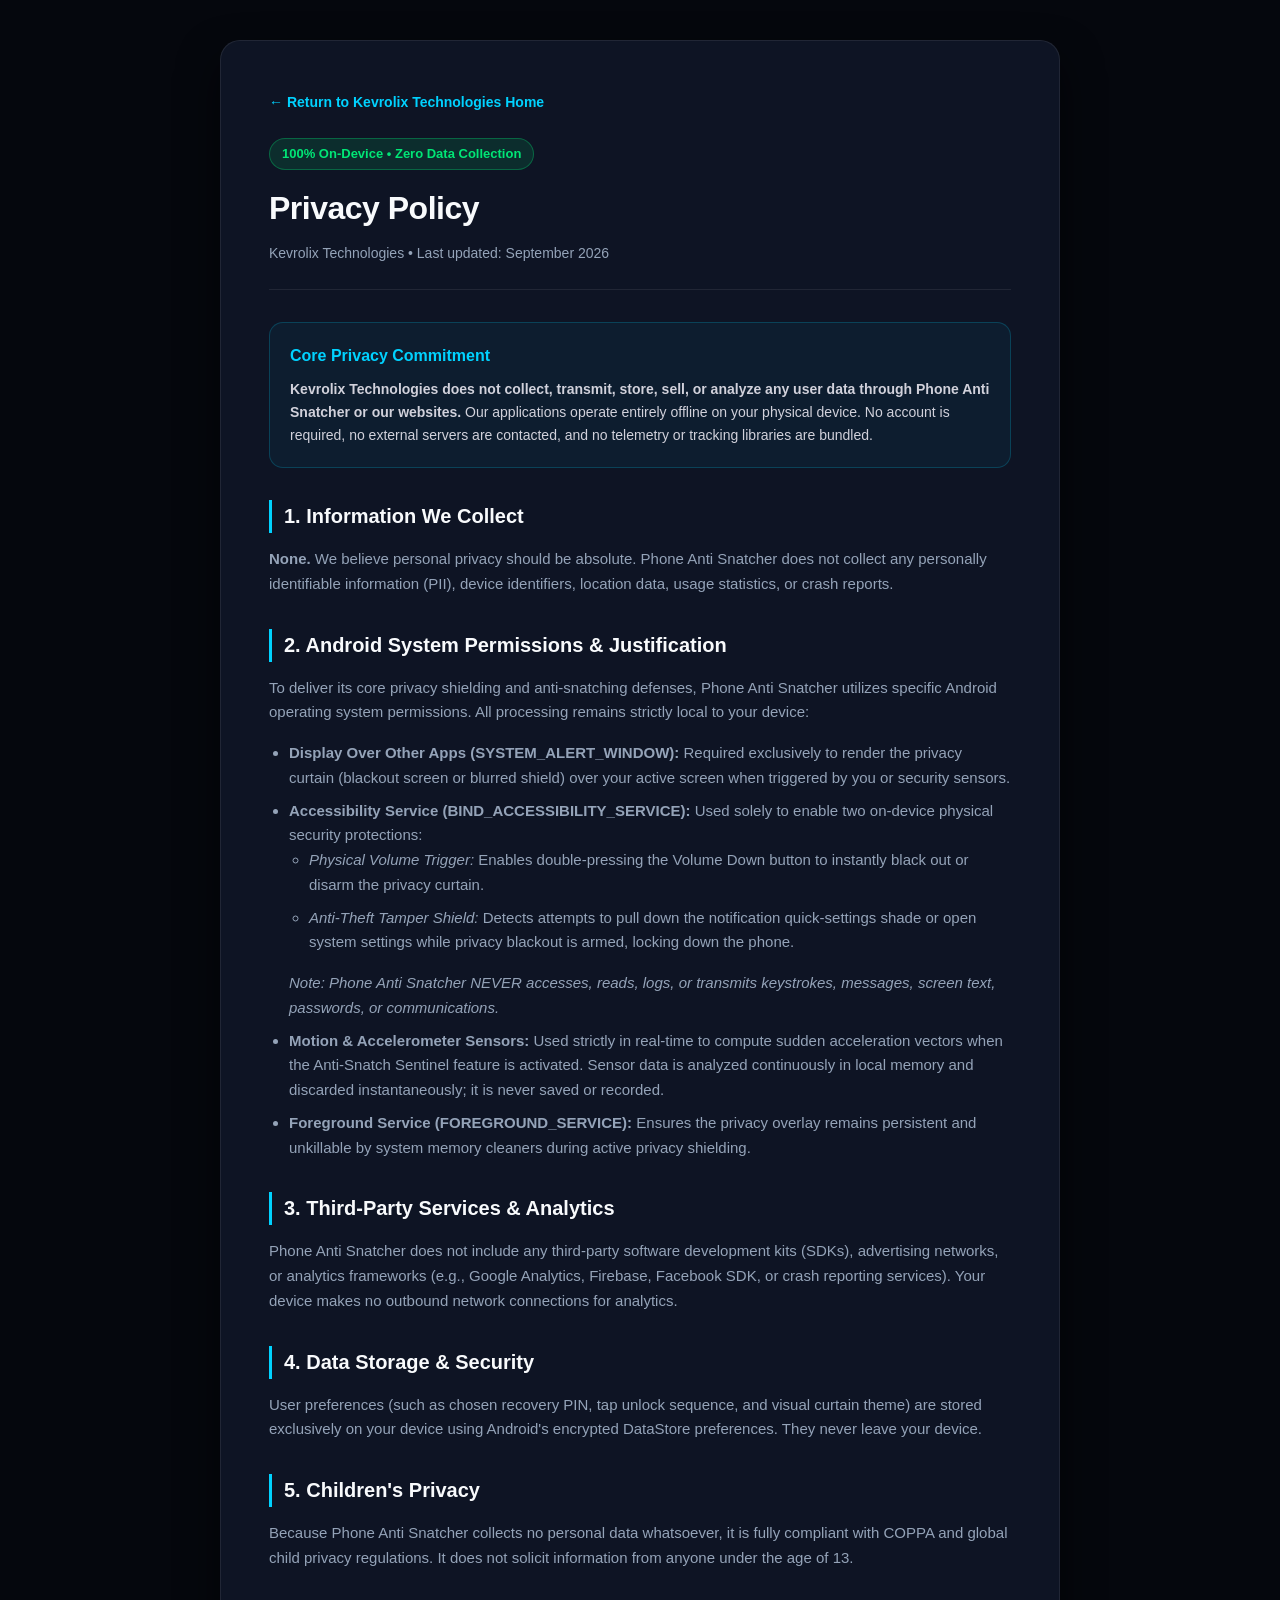
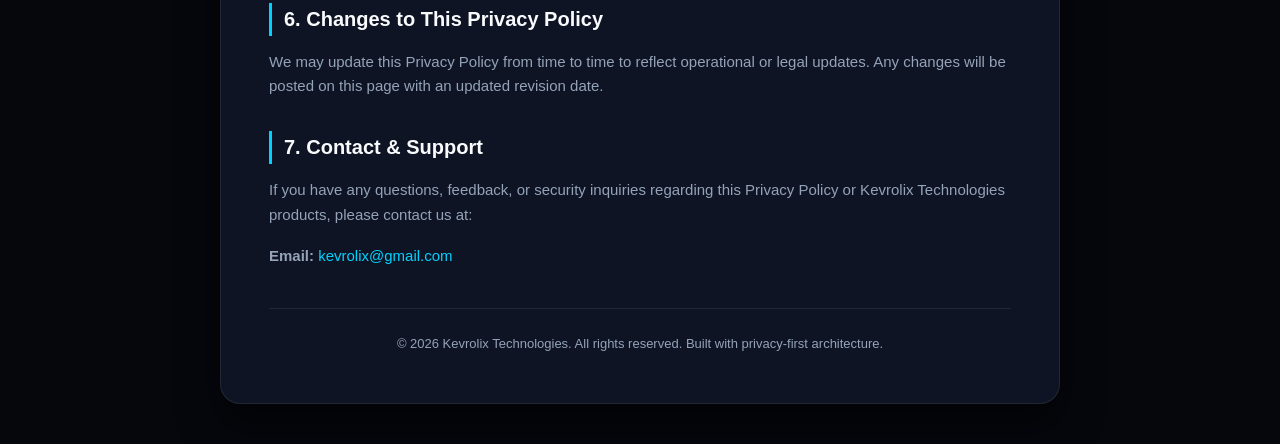
<file: privacy_policy/index.html>
<!DOCTYPE html>
<html lang="en">
<head>
    <meta charset="UTF-8">
    <meta name="viewport" content="width=device-width, initial-scale=1.0">
    <title>Privacy Policy — Kevrolix Technologies &bull; Anti Phone Snatcher</title>
    <meta name="description" content="Privacy Policy for Kevrolix Technologies and Anti Phone Snatcher. Zero data collection, 100% on-device.">
    <link rel="icon" type="image/svg+xml" href="data:image/svg+xml,<svg xmlns='http://www.w3.org/2000/svg' viewBox='0 0 24 24' fill='none' stroke='%2300d2ff' stroke-width='2' stroke-linecap='round' stroke-linejoin='round'><path d='M12 22s8-4 8-10V5l-8-3-8 3v7c0 6 8 10 8 10z'/><path d='m9 12 2 2 4-4'/></svg>">
    <style>
        :root {
            --bg-color: #05070d;
            --card-bg: #0e1424;
            --text-primary: #f8fafc;
            --text-secondary: #94a3b8;
            --accent-cyan: #00d2ff;
            --accent-green: #00e676;
            --border-color: rgba(255, 255, 255, 0.08);
        }
        * {
            box-sizing: border-box;
            margin: 0;
            padding: 0;
        }
        body {
            font-family: -apple-system, BlinkMacSystemFont, "Segoe UI", Roboto, Helvetica, Arial, sans-serif;
            background-color: var(--bg-color);
            color: var(--text-primary);
            line-height: 1.65;
            padding: 40px 20px;
        }
        .container {
            max-width: 840px;
            margin: 0 auto;
            background: var(--card-bg);
            border: 1px solid var(--border-color);
            border-radius: 20px;
            padding: 48px;
            box-shadow: 0 20px 40px rgba(0,0,0,0.6);
        }
        .nav-back {
            display: inline-block;
            margin-bottom: 24px;
            color: var(--accent-cyan);
            text-decoration: none;
            font-size: 14px;
            font-weight: 600;
        }
        .header {
            border-bottom: 1px solid var(--border-color);
            padding-bottom: 24px;
            margin-bottom: 32px;
        }
        .badge {
            display: inline-block;
            background: rgba(0, 230, 118, 0.12);
            color: var(--accent-green);
            padding: 4px 12px;
            border-radius: 20px;
            font-size: 13px;
            font-weight: 600;
            margin-bottom: 12px;
            border: 1px solid rgba(0, 230, 118, 0.3);
        }
        h1 {
            font-size: 32px;
            font-weight: 700;
            margin-bottom: 8px;
            letter-spacing: -0.5px;
        }
        .last-updated {
            color: var(--text-secondary);
            font-size: 14px;
        }
        h2 {
            font-size: 20px;
            color: var(--text-primary);
            margin: 32px 0 14px 0;
            font-weight: 600;
            border-left: 3px solid var(--accent-cyan);
            padding-left: 12px;
        }
        p {
            color: var(--text-secondary);
            margin-bottom: 16px;
            font-size: 15px;
        }
        ul {
            margin-left: 20px;
            margin-bottom: 16px;
            color: var(--text-secondary);
            font-size: 15px;
        }
        li {
            margin-bottom: 8px;
        }
        .highlight-card {
            background: rgba(0, 210, 255, 0.05);
            border: 1px solid rgba(0, 210, 255, 0.2);
            border-radius: 14px;
            padding: 20px;
            margin: 24px 0;
        }
        .highlight-card h3 {
            color: var(--accent-cyan);
            font-size: 16px;
            margin-bottom: 8px;
        }
        .highlight-card p {
            color: #d1d1db;
            margin-bottom: 0;
            font-size: 14px;
        }
        .footer {
            margin-top: 40px;
            padding-top: 24px;
            border-top: 1px solid var(--border-color);
            text-align: center;
            font-size: 13px;
            color: var(--text-secondary);
        }
        a {
            color: var(--accent-cyan);
            text-decoration: none;
        }
        a:hover {
            text-decoration: underline;
        }
    </style>
</head>
<body>
    <div class="container">
        <a href="index.html" class="nav-back">&larr; Return to Kevrolix Technologies Home</a>
        
        <div class="header">
            <span class="badge">100% On-Device &bull; Zero Data Collection</span>
            <h1>Privacy Policy</h1>
            <div class="last-updated">Kevrolix Technologies &bull; Last updated: September 2026</div>
        </div>

        <div class="highlight-card">
            <h3>Core Privacy Commitment</h3>
            <p><strong>Kevrolix Technologies does not collect, transmit, store, sell, or analyze any user data through Phone Anti Snatcher or our websites.</strong> Our applications operate entirely offline on your physical device. No account is required, no external servers are contacted, and no telemetry or tracking libraries are bundled.</p>
        </div>

        <h2>1. Information We Collect</h2>
        <p><strong>None.</strong> We believe personal privacy should be absolute. Phone Anti Snatcher does not collect any personally identifiable information (PII), device identifiers, location data, usage statistics, or crash reports.</p>

        <h2>2. Android System Permissions & Justification</h2>
        <p>To deliver its core privacy shielding and anti-snatching defenses, Phone Anti Snatcher utilizes specific Android operating system permissions. All processing remains strictly local to your device:</p>
        <ul>
            <li><strong>Display Over Other Apps (SYSTEM_ALERT_WINDOW):</strong> Required exclusively to render the privacy curtain (blackout screen or blurred shield) over your active screen when triggered by you or security sensors.</li>
            <li><strong>Accessibility Service (BIND_ACCESSIBILITY_SERVICE):</strong> Used solely to enable two on-device physical security protections:
                <ul>
                    <li><em>Physical Volume Trigger:</em> Enables double-pressing the Volume Down button to instantly black out or disarm the privacy curtain.</li>
                    <li><em>Anti-Theft Tamper Shield:</em> Detects attempts to pull down the notification quick-settings shade or open system settings while privacy blackout is armed, locking down the phone.</li>
                </ul>
                <em>Note: Phone Anti Snatcher NEVER accesses, reads, logs, or transmits keystrokes, messages, screen text, passwords, or communications.</em>
            </li>
            <li><strong>Motion & Accelerometer Sensors:</strong> Used strictly in real-time to compute sudden acceleration vectors when the Anti-Snatch Sentinel feature is activated. Sensor data is analyzed continuously in local memory and discarded instantaneously; it is never saved or recorded.</li>
            <li><strong>Foreground Service (FOREGROUND_SERVICE):</strong> Ensures the privacy overlay remains persistent and unkillable by system memory cleaners during active privacy shielding.</li>
        </ul>

        <h2>3. Third-Party Services & Analytics</h2>
        <p>Phone Anti Snatcher does not include any third-party software development kits (SDKs), advertising networks, or analytics frameworks (e.g., Google Analytics, Firebase, Facebook SDK, or crash reporting services). Your device makes no outbound network connections for analytics.</p>

        <h2>4. Data Storage & Security</h2>
        <p>User preferences (such as chosen recovery PIN, tap unlock sequence, and visual curtain theme) are stored exclusively on your device using Android's encrypted DataStore preferences. They never leave your device.</p>

        <h2>5. Children's Privacy</h2>
        <p>Because Phone Anti Snatcher collects no personal data whatsoever, it is fully compliant with COPPA and global child privacy regulations. It does not solicit information from anyone under the age of 13.</p>

        <h2>6. Changes to This Privacy Policy</h2>
        <p>We may update this Privacy Policy from time to time to reflect operational or legal updates. Any changes will be posted on this page with an updated revision date.</p>

        <h2>7. Contact & Support</h2>
        <p>If you have any questions, feedback, or security inquiries regarding this Privacy Policy or Kevrolix Technologies products, please contact us at:</p>
        <p><strong>Email:</strong> <a href="mailto:kevrolix@gmail.com">kevrolix@gmail.com</a></p>

        <div class="footer">
            &copy; 2026 Kevrolix Technologies. All rights reserved. Built with privacy-first architecture.
        </div>
    </div>
</body>
</html>
</file>
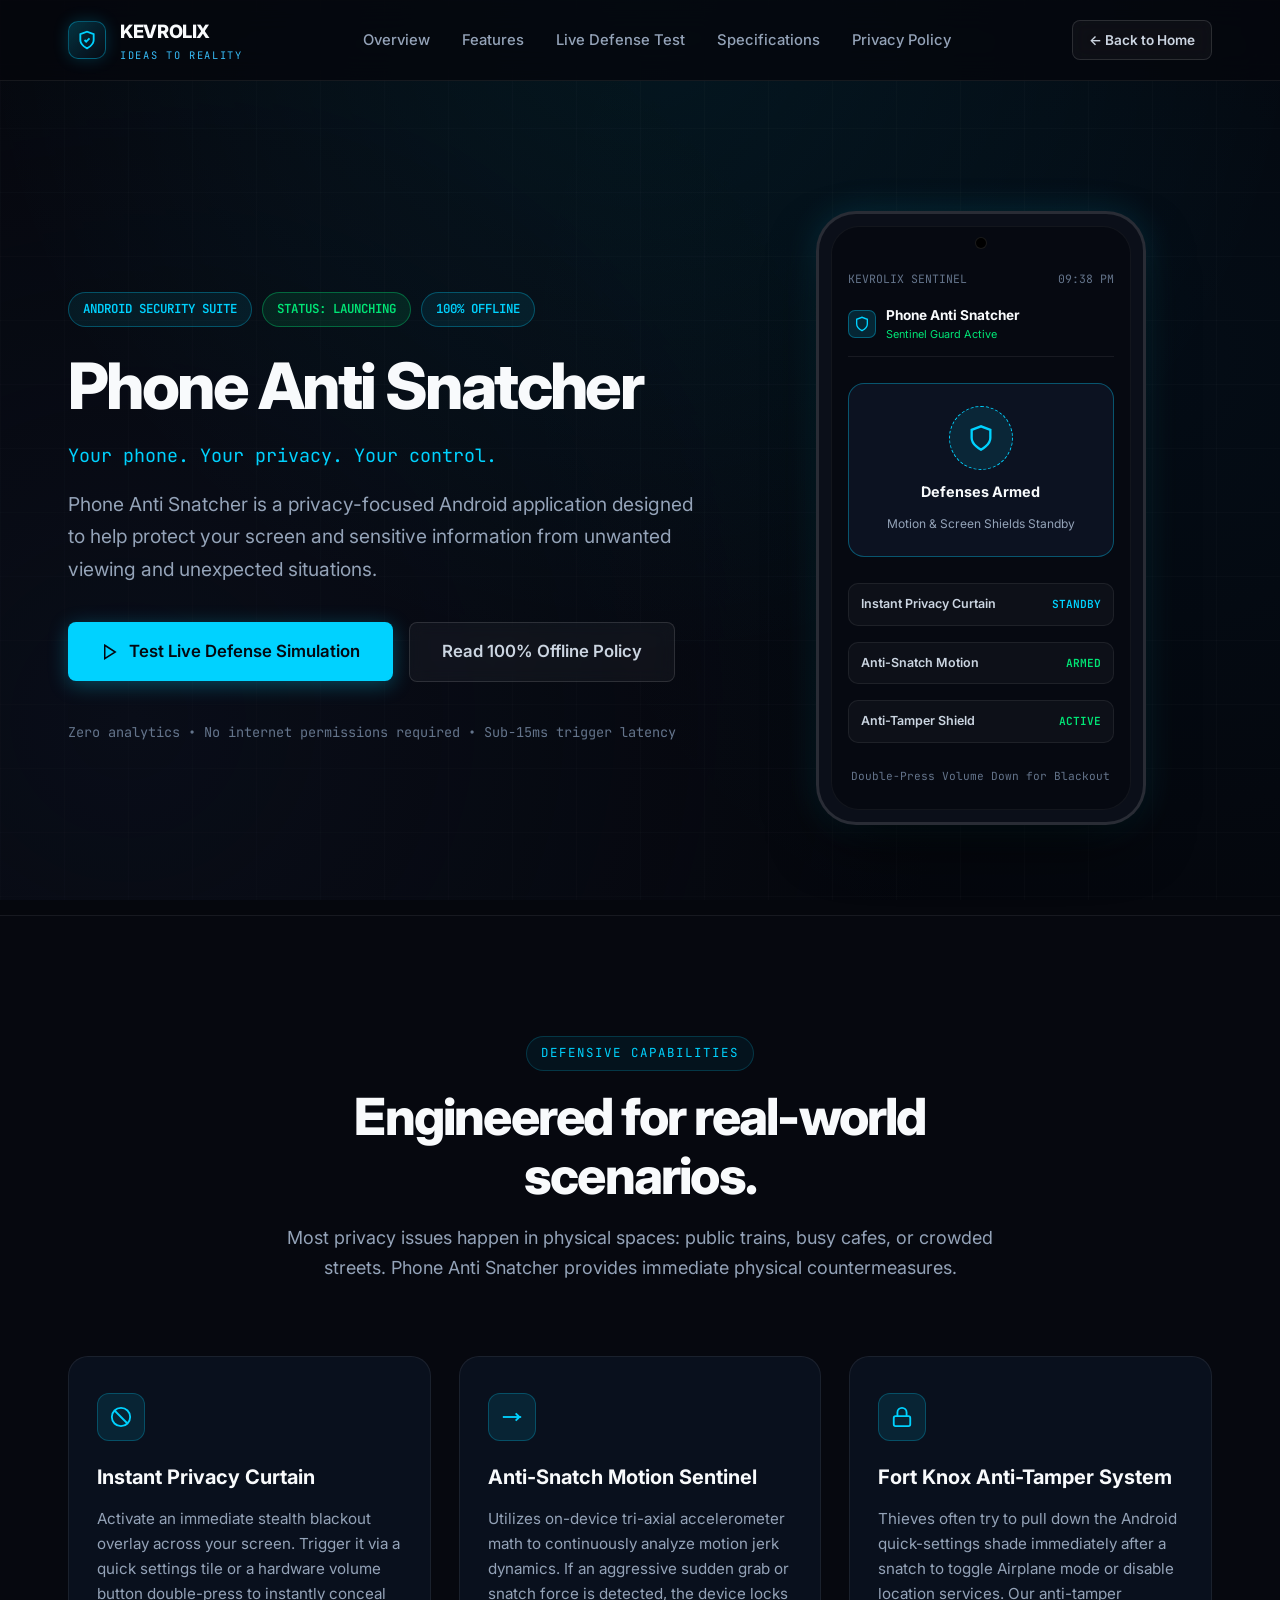
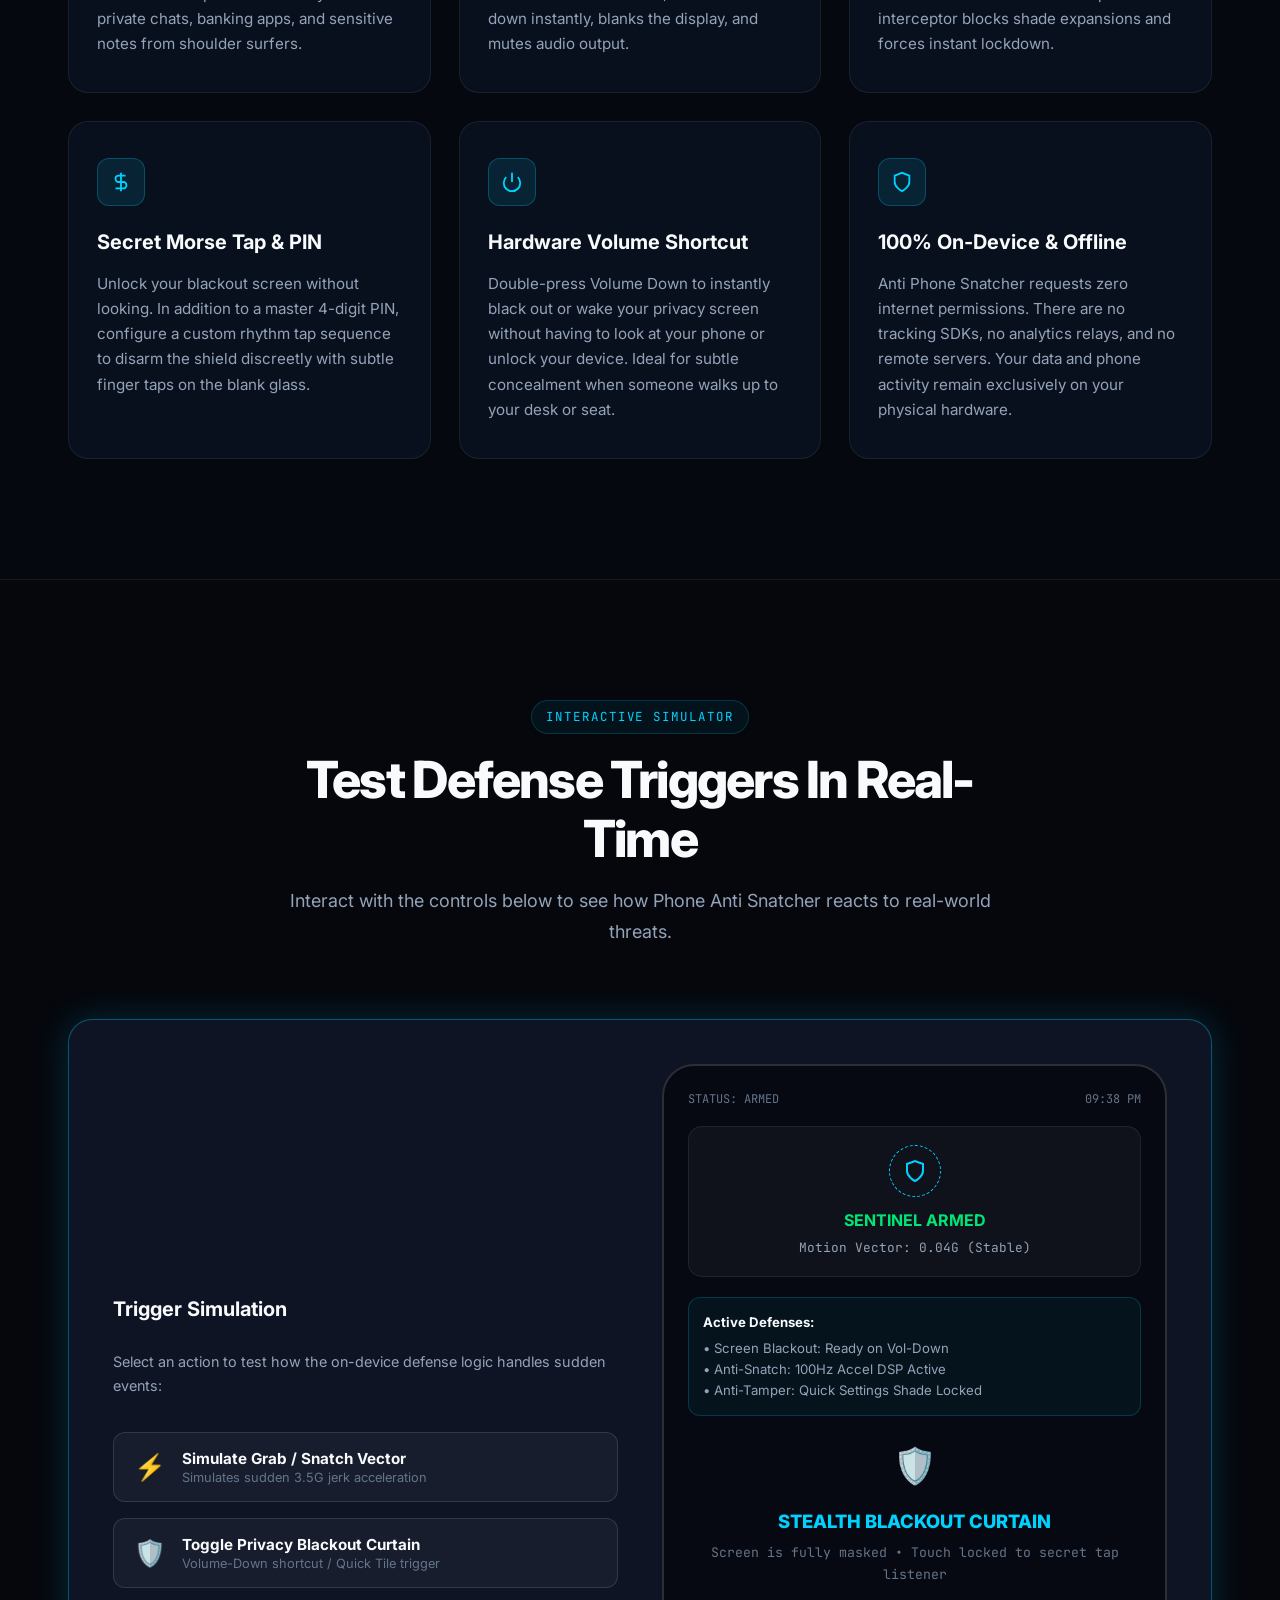
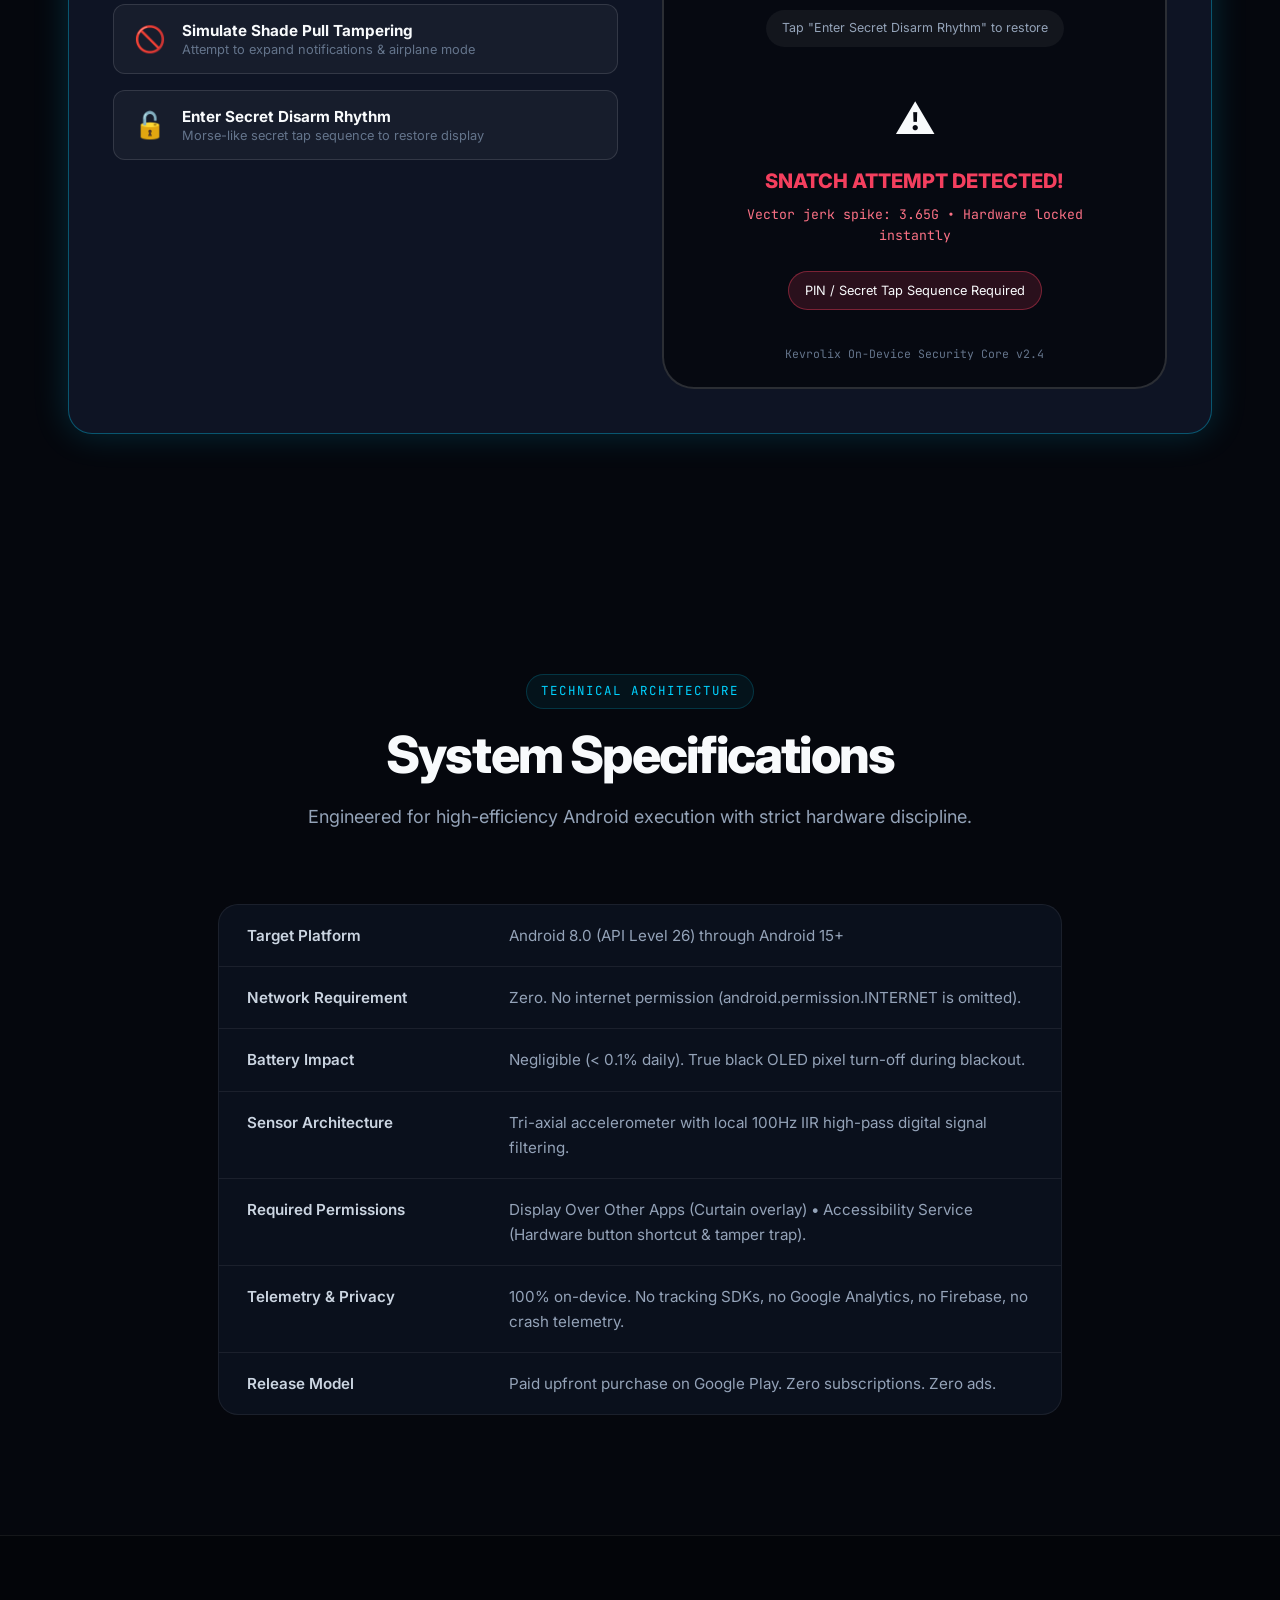
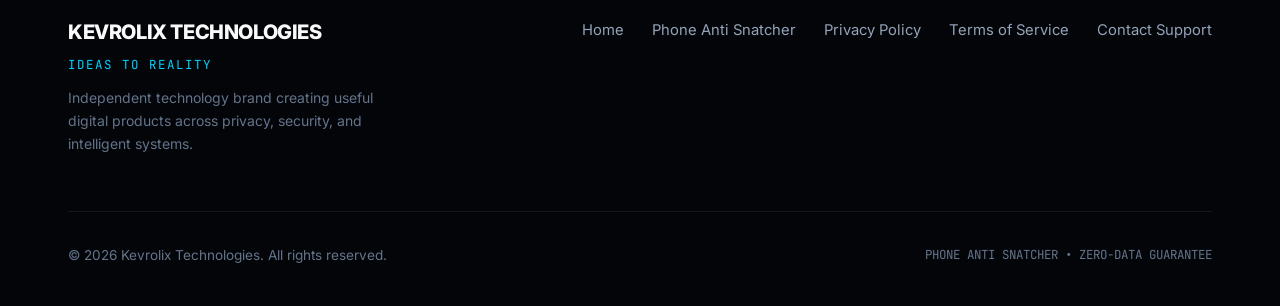
<file: web-demo/index.html>
<!DOCTYPE html>
<html lang="en">
<head>
  <meta charset="UTF-8">
  <meta http-equiv="refresh" content="0; url=../website/phone-anti-snatcher.html">
  <title>Redirecting to Phone Anti Snatcher</title>
  <script>
    window.location.href = "../website/phone-anti-snatcher.html";
  </script>
</head>
<body style="background: #05070d; color: #f8fafc; font-family: sans-serif; display: flex; align-items: center; justify-content: center; height: 100vh; margin: 0;">
  <p>Navigating to <a href="../website/phone-anti-snatcher.html" style="color: #00d2ff;">Phone Anti Snatcher</a>...</p>
</body>
</html>
</file>
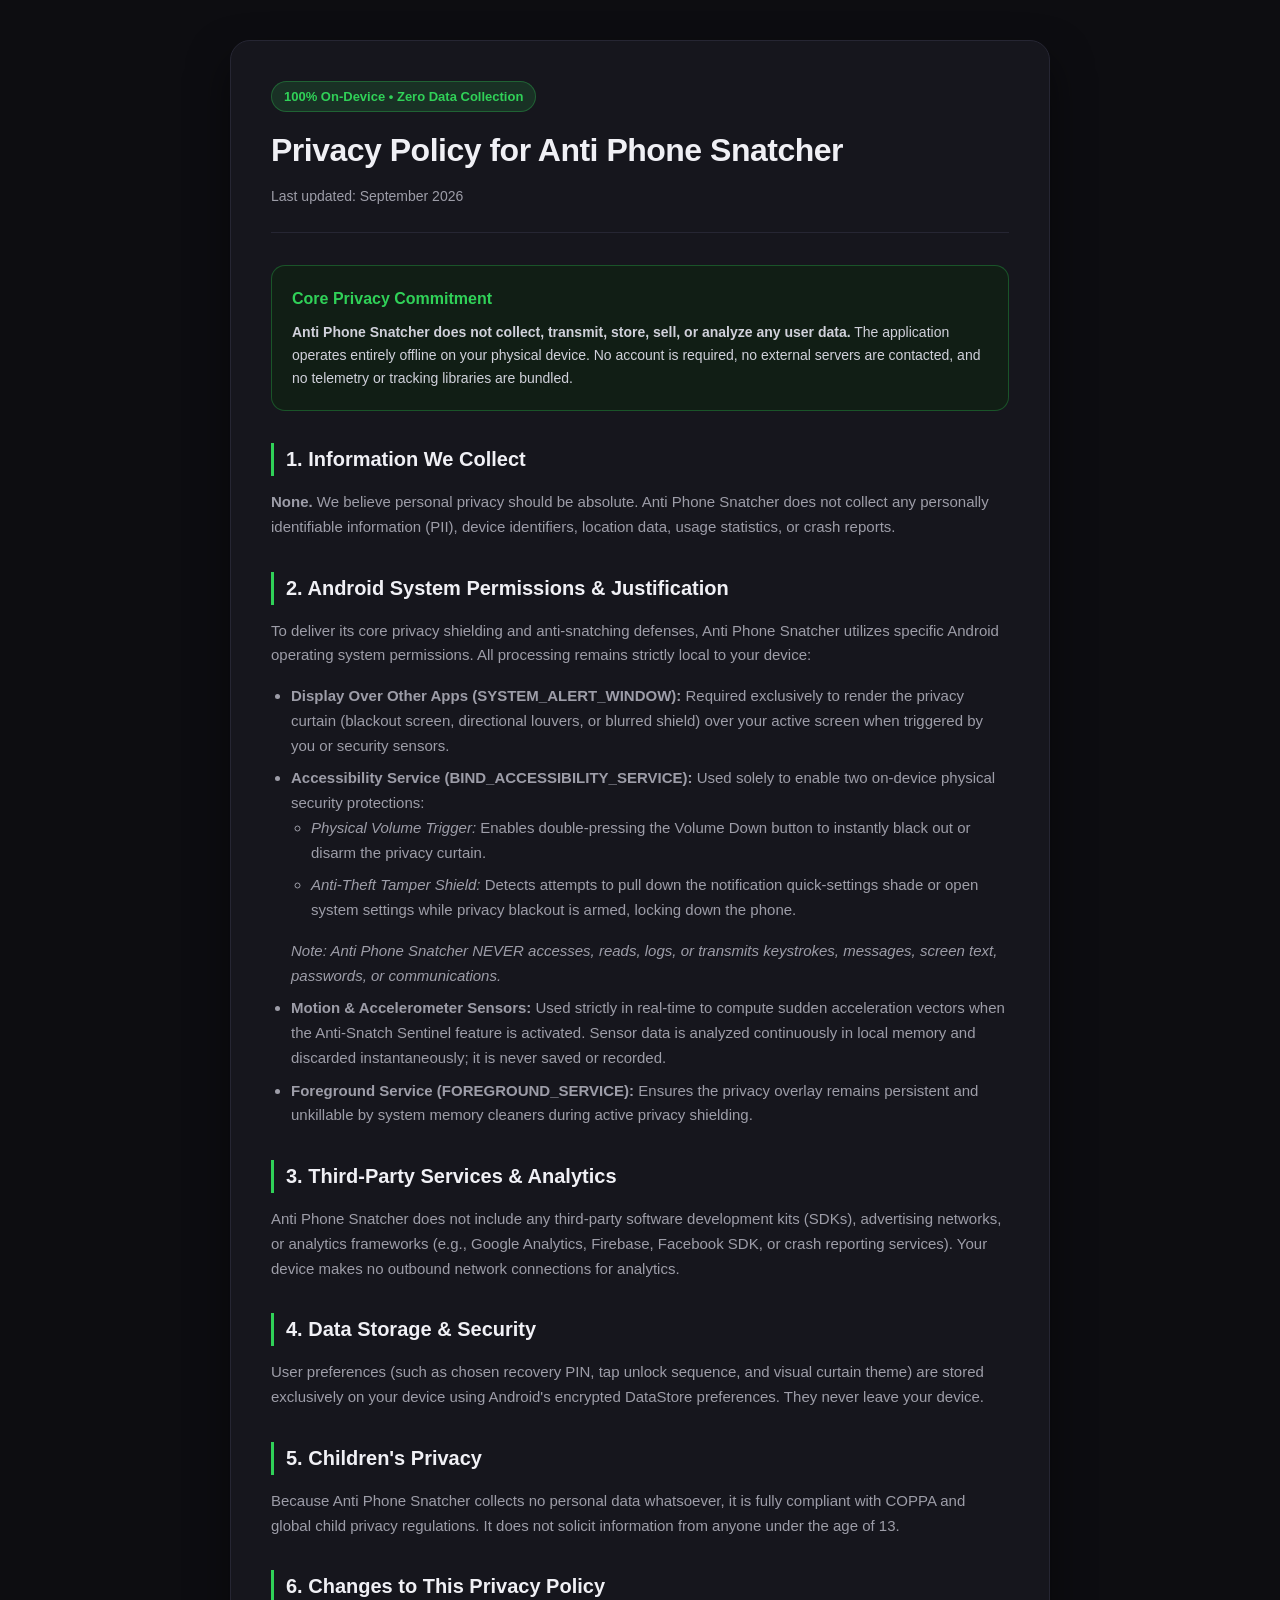
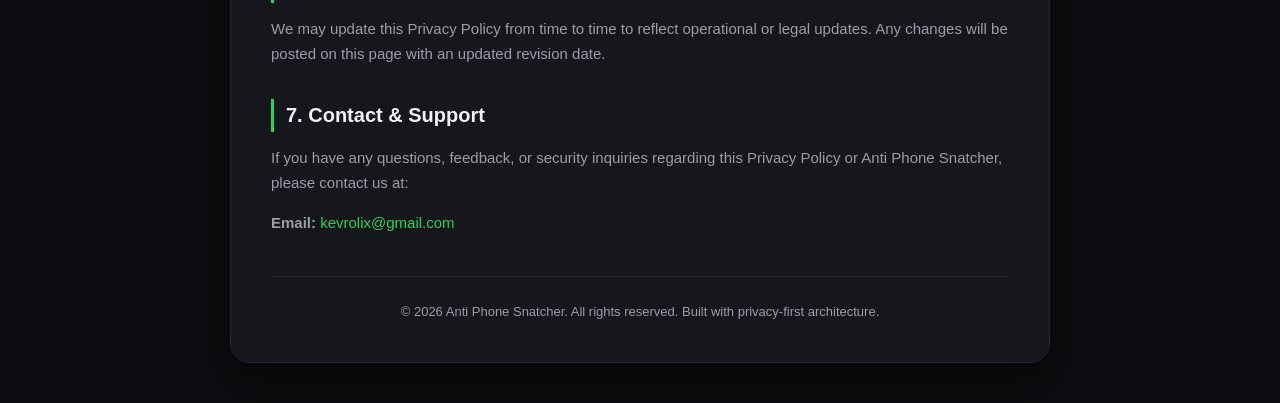
<file: privacy_policy.html>
<!DOCTYPE html>
<html lang="en">
<head>
    <meta charset="UTF-8">
    <meta name="viewport" content="width=device-width, initial-scale=1.0">
    <title>Privacy Policy - Anti Phone Snatcher</title>
    <style>
        :root {
            --bg-color: #0d0d11;
            --card-bg: #16161d;
            --text-primary: #f0f0f5;
            --text-secondary: #9d9da8;
            --accent-green: #30D158;
            --accent-amber: #FFB300;
            --border-color: #262633;
        }
        * {
            box-sizing: border-box;
            margin: 0;
            padding: 0;
        }
        body {
            font-family: -apple-system, BlinkMacSystemFont, "Segoe UI", Roboto, Helvetica, Arial, sans-serif;
            background-color: var(--bg-color);
            color: var(--text-primary);
            line-height: 1.65;
            padding: 40px 20px;
        }
        .container {
            max-width: 820px;
            margin: 0 auto;
            background: var(--card-bg);
            border: 1px solid var(--border-color);
            border-radius: 20px;
            padding: 40px;
            box-shadow: 0 20px 40px rgba(0,0,0,0.5);
        }
        .header {
            border-bottom: 1px solid var(--border-color);
            padding-bottom: 24px;
            margin-bottom: 32px;
        }
        .badge {
            display: inline-block;
            background: rgba(48, 209, 88, 0.15);
            color: var(--accent-green);
            padding: 4px 12px;
            border-radius: 20px;
            font-size: 13px;
            font-weight: 600;
            margin-bottom: 12px;
            border: 1px solid rgba(48, 209, 88, 0.3);
        }
        h1 {
            font-size: 32px;
            font-weight: 700;
            margin-bottom: 8px;
            letter-spacing: -0.5px;
        }
        .last-updated {
            color: var(--text-secondary);
            font-size: 14px;
        }
        h2 {
            font-size: 20px;
            color: var(--text-primary);
            margin: 32px 0 14px 0;
            font-weight: 600;
            border-left: 3px solid var(--accent-green);
            padding-left: 12px;
        }
        p {
            color: var(--text-secondary);
            margin-bottom: 16px;
            font-size: 15px;
        }
        ul {
            margin-left: 20px;
            margin-bottom: 16px;
            color: var(--text-secondary);
            font-size: 15px;
        }
        li {
            margin-bottom: 8px;
        }
        .highlight-card {
            background: #111e15;
            border: 1px solid rgba(48, 209, 88, 0.3);
            border-radius: 14px;
            padding: 20px;
            margin: 24px 0;
        }
        .highlight-card h3 {
            color: var(--accent-green);
            font-size: 16px;
            margin-bottom: 8px;
        }
        .highlight-card p {
            color: #d1d1db;
            margin-bottom: 0;
            font-size: 14px;
        }
        .footer {
            margin-top: 40px;
            padding-top: 24px;
            border-top: 1px solid var(--border-color);
            text-align: center;
            font-size: 13px;
            color: var(--text-secondary);
        }
        a {
            color: var(--accent-green);
            text-decoration: none;
        }
        a:hover {
            text-decoration: underline;
        }
    </style>
</head>
<body>
    <div class="container">
        <div class="header">
            <span class="badge">100% On-Device &bull; Zero Data Collection</span>
            <h1>Privacy Policy for Anti Phone Snatcher</h1>
            <div class="last-updated">Last updated: September 2026</div>
        </div>

        <div class="highlight-card">
            <h3>Core Privacy Commitment</h3>
            <p><strong>Anti Phone Snatcher does not collect, transmit, store, sell, or analyze any user data.</strong> The application operates entirely offline on your physical device. No account is required, no external servers are contacted, and no telemetry or tracking libraries are bundled.</p>
        </div>

        <h2>1. Information We Collect</h2>
        <p><strong>None.</strong> We believe personal privacy should be absolute. Anti Phone Snatcher does not collect any personally identifiable information (PII), device identifiers, location data, usage statistics, or crash reports.</p>

        <h2>2. Android System Permissions & Justification</h2>
        <p>To deliver its core privacy shielding and anti-snatching defenses, Anti Phone Snatcher utilizes specific Android operating system permissions. All processing remains strictly local to your device:</p>
        <ul>
            <li><strong>Display Over Other Apps (SYSTEM_ALERT_WINDOW):</strong> Required exclusively to render the privacy curtain (blackout screen, directional louvers, or blurred shield) over your active screen when triggered by you or security sensors.</li>
            <li><strong>Accessibility Service (BIND_ACCESSIBILITY_SERVICE):</strong> Used solely to enable two on-device physical security protections:
                <ul>
                    <li><em>Physical Volume Trigger:</em> Enables double-pressing the Volume Down button to instantly black out or disarm the privacy curtain.</li>
                    <li><em>Anti-Theft Tamper Shield:</em> Detects attempts to pull down the notification quick-settings shade or open system settings while privacy blackout is armed, locking down the phone.</li>
                </ul>
                <em>Note: Anti Phone Snatcher NEVER accesses, reads, logs, or transmits keystrokes, messages, screen text, passwords, or communications.</em>
            </li>
            <li><strong>Motion & Accelerometer Sensors:</strong> Used strictly in real-time to compute sudden acceleration vectors when the Anti-Snatch Sentinel feature is activated. Sensor data is analyzed continuously in local memory and discarded instantaneously; it is never saved or recorded.</li>
            <li><strong>Foreground Service (FOREGROUND_SERVICE):</strong> Ensures the privacy overlay remains persistent and unkillable by system memory cleaners during active privacy shielding.</li>
        </ul>

        <h2>3. Third-Party Services & Analytics</h2>
        <p>Anti Phone Snatcher does not include any third-party software development kits (SDKs), advertising networks, or analytics frameworks (e.g., Google Analytics, Firebase, Facebook SDK, or crash reporting services). Your device makes no outbound network connections for analytics.</p>

        <h2>4. Data Storage & Security</h2>
        <p>User preferences (such as chosen recovery PIN, tap unlock sequence, and visual curtain theme) are stored exclusively on your device using Android's encrypted DataStore preferences. They never leave your device.</p>

        <h2>5. Children's Privacy</h2>
        <p>Because Anti Phone Snatcher collects no personal data whatsoever, it is fully compliant with COPPA and global child privacy regulations. It does not solicit information from anyone under the age of 13.</p>

        <h2>6. Changes to This Privacy Policy</h2>
        <p>We may update this Privacy Policy from time to time to reflect operational or legal updates. Any changes will be posted on this page with an updated revision date.</p>

        <h2>7. Contact & Support</h2>
        <p>If you have any questions, feedback, or security inquiries regarding this Privacy Policy or Anti Phone Snatcher, please contact us at:</p>
        <p><strong>Email:</strong> <a href="mailto:kevrolix@gmail.com">kevrolix@gmail.com</a></p>

        <div class="footer">
            &copy; 2026 Anti Phone Snatcher. All rights reserved. Built with privacy-first architecture.
        </div>
    </div>
</body>
</html>
</file>
<file: style.css>
/* ==========================================================================
   KEVROLIX TECHNOLOGIES — OFFICIAL CORPORATE DESIGN SYSTEM
   Brand: Kevrolix Technologies | Tagline: "Ideas to Reality"
   Design Direction: Dark Futuristic, Near-Black & Deep Navy, Electric Blue / Cyan, Metallic White / Silver
   ========================================================================== */

:root {
  /* Core Brand Colors */
  --bg-base: #05070d;
  --bg-navy-deep: #080c16;
  --bg-surface: #0e1424;
  --bg-surface-elevated: #131b2e;
  --bg-card: rgba(14, 20, 36, 0.7);
  --bg-card-hover: rgba(19, 27, 46, 0.85);

  /* Borders & Dividers */
  --border-subtle: rgba(255, 255, 255, 0.07);
  --border-medium: rgba(255, 255, 255, 0.12);
  --border-accent: rgba(0, 210, 255, 0.35);
  --border-accent-strong: rgba(0, 210, 255, 0.6);

  /* Primary Accents */
  --cyan-primary: #00d2ff;
  --cyan-muted: #38bdf8;
  --cyan-deep: #0284c7;
  --cyan-glow: rgba(0, 210, 255, 0.14);
  --cyan-glow-strong: rgba(0, 210, 255, 0.28);
  
  /* Metallic / Silver Accents */
  --metallic-white: #f8fafc;
  --metallic-silver: #cbd5e1;
  --text-primary: #f8fafc;
  --text-secondary: #94a3b8;
  --text-muted: #64748b;

  /* Semantic Highlights */
  --status-launching: #00e676;
  --status-launching-glow: rgba(0, 230, 118, 0.15);
  --status-coming: #38bdf8;
  --status-coming-glow: rgba(56, 189, 248, 0.15);

  /* Typography */
  --font-sans: 'Inter', -apple-system, BlinkMacSystemFont, "Segoe UI", Roboto, sans-serif;
  --font-mono: 'JetBrains Mono', 'Fira Code', 'Consolas', monospace;

  /* Layout & Spacing */
  --container-max: 1200px;
  --radius-sm: 8px;
  --radius-md: 14px;
  --radius-lg: 20px;
  --radius-pill: 9999px;

  /* Shadows & Transitions */
  --shadow-subtle: 0 10px 30px -10px rgba(0, 0, 0, 0.6);
  --shadow-glow: 0 0 35px rgba(0, 210, 255, 0.18);
  --shadow-device: 0 25px 60px -15px rgba(0, 0, 0, 0.85);
  --transition-fast: all 0.2s ease;
  --transition-smooth: all 0.35s cubic-bezier(0.16, 1, 0.3, 1);
}

/* Base Reset */
*, *::before, *::after {
  box-sizing: border-box;
  margin: 0;
  padding: 0;
}

html {
  scroll-behavior: smooth;
  color-scheme: dark;
  font-size: 16px;
}

body {
  font-family: var(--font-sans);
  background-color: var(--bg-base);
  color: var(--text-primary);
  line-height: 1.65;
  overflow-x: hidden;
  -webkit-font-smoothing: antialiased;
  -moz-osx-font-smoothing: grayscale;
  position: relative;
}

/* Background Atmosphere (Canvas + Subtle Grids) */
#ambient-canvas {
  position: fixed;
  top: 0;
  left: 0;
  width: 100vw;
  height: 100vh;
  pointer-events: none;
  z-index: 0;
  opacity: 0.65;
}

.bg-grid-overlay {
  position: fixed;
  top: 0;
  left: 0;
  width: 100vw;
  height: 100vh;
  pointer-events: none;
  z-index: 0;
  background-image: 
    linear-gradient(to right, rgba(255, 255, 255, 0.02) 1px, transparent 1px),
    linear-gradient(to bottom, rgba(255, 255, 255, 0.02) 1px, transparent 1px);
  background-size: 64px 64px;
}

/* Subtle Vignette Glow */
.bg-vignette {
  position: fixed;
  top: 0;
  left: 0;
  width: 100vw;
  height: 100vh;
  pointer-events: none;
  z-index: 0;
  background: radial-gradient(circle at 50% 0%, rgba(0, 210, 255, 0.08) 0%, transparent 60%),
              radial-gradient(circle at 90% 40%, rgba(2, 132, 199, 0.05) 0%, transparent 50%),
              radial-gradient(circle at 10% 80%, rgba(14, 20, 36, 0.5) 0%, transparent 60%);
}

a {
  color: inherit;
  text-decoration: none;
  transition: var(--transition-fast);
}

button, input, textarea, select {
  font-family: inherit;
  color: inherit;
}

/* Accessible Focus States */
a:focus-visible, button:focus-visible, input:focus-visible, textarea:focus-visible, select:focus-visible {
  outline: 2px solid var(--cyan-primary);
  outline-offset: 3px;
}

/* Container */
.container {
  width: 100%;
  max-width: var(--container-max);
  margin: 0 auto;
  padding: 0 28px;
  position: relative;
  z-index: 1;
}

/* Section Common Spacing */
.section {
  padding: 120px 0;
  position: relative;
  z-index: 1;
}

.section-head {
  text-align: center;
  max-width: 760px;
  margin: 0 auto 72px;
}

.section-eyebrow {
  display: inline-flex;
  align-items: center;
  gap: 8px;
  font-family: var(--font-mono);
  font-size: 0.78rem;
  letter-spacing: 0.16em;
  text-transform: uppercase;
  color: var(--cyan-primary);
  margin-bottom: 16px;
  padding: 6px 14px;
  background: rgba(0, 210, 255, 0.06);
  border: 1px solid rgba(0, 210, 255, 0.18);
  border-radius: var(--radius-pill);
}

.section-title {
  font-size: clamp(2.2rem, 4vw, 3.2rem);
  font-weight: 800;
  line-height: 1.15;
  letter-spacing: -0.035em;
  color: var(--metallic-white);
  margin-bottom: 18px;
}

.section-subtitle {
  font-size: 1.125rem;
  color: var(--text-secondary);
  line-height: 1.7;
}

/* ==========================================================================
   NAVIGATION
   ========================================================================== */
.site-header {
  position: sticky;
  top: 0;
  z-index: 100;
  background: rgba(5, 7, 13, 0.82);
  backdrop-filter: blur(16px);
  -webkit-backdrop-filter: blur(16px);
  border-bottom: 1px solid var(--border-subtle);
  transition: var(--transition-smooth);
}

.site-header.scrolled {
  background: rgba(5, 7, 13, 0.94);
  border-bottom-color: var(--border-medium);
  box-shadow: 0 8px 28px rgba(0, 0, 0, 0.5);
}

.nav-container {
  display: flex;
  align-items: center;
  justify-content: space-between;
  height: 80px;
}

.brand-wrap {
  display: flex;
  align-items: center;
  gap: 14px;
}

.brand-mark {
  width: 38px;
  height: 38px;
  border-radius: 10px;
  background: linear-gradient(135deg, rgba(0, 210, 255, 0.22), rgba(8, 12, 22, 0.9));
  border: 1px solid var(--border-accent);
  display: flex;
  align-items: center;
  justify-content: center;
  color: var(--cyan-primary);
  box-shadow: 0 0 16px rgba(0, 210, 255, 0.2);
}

.brand-identity {
  display: flex;
  flex-direction: column;
}

.brand-name {
  font-weight: 800;
  font-size: 1.15rem;
  letter-spacing: -0.02em;
  color: var(--metallic-white);
}

.brand-tagline {
  font-family: var(--font-mono);
  font-size: 0.65rem;
  letter-spacing: 0.16em;
  text-transform: uppercase;
  color: var(--cyan-muted);
}

.nav-menu {
  display: flex;
  align-items: center;
  gap: 32px;
}

.nav-link {
  font-size: 0.925rem;
  font-weight: 500;
  color: var(--text-secondary);
  transition: var(--transition-fast);
  padding: 8px 0;
  position: relative;
}

.nav-link:hover, .nav-link.active {
  color: var(--metallic-white);
}

.nav-link.active::after {
  content: '';
  position: absolute;
  bottom: 0;
  left: 0;
  width: 100%;
  height: 2px;
  background: var(--cyan-primary);
  box-shadow: 0 0 8px var(--cyan-primary);
  border-radius: 2px;
}

.nav-cta-group {
  display: flex;
  align-items: center;
  gap: 14px;
}

.mobile-toggle {
  display: none;
  background: transparent;
  border: none;
  color: var(--text-primary);
  cursor: pointer;
  padding: 8px;
}

/* ==========================================================================
   BUTTONS
   ========================================================================== */
.btn {
  display: inline-flex;
  align-items: center;
  justify-content: center;
  gap: 10px;
  padding: 12px 24px;
  border-radius: var(--radius-sm);
  font-size: 0.95rem;
  font-weight: 600;
  cursor: pointer;
  transition: var(--transition-smooth);
  border: 1px solid transparent;
  white-space: nowrap;
}

.btn-primary {
  background: #00d2ff;
  color: #040912;
  box-shadow: 0 4px 20px rgba(0, 210, 255, 0.3);
}

.btn-primary:hover {
  background: #38bdf8;
  transform: translateY(-2px);
  box-shadow: 0 6px 28px rgba(0, 210, 255, 0.45);
}

.btn-secondary {
  background: rgba(255, 255, 255, 0.04);
  color: var(--metallic-silver);
  border: 1px solid var(--border-medium);
  backdrop-filter: blur(8px);
}

.btn-secondary:hover {
  background: rgba(255, 255, 255, 0.08);
  border-color: rgba(255, 255, 255, 0.25);
  color: var(--metallic-white);
  transform: translateY(-2px);
}

.btn-sm {
  padding: 8px 16px;
  font-size: 0.85rem;
}

.btn-lg {
  padding: 15px 32px;
  font-size: 1.05rem;
}

/* ==========================================================================
   1. HERO SECTION
   ========================================================================== */
.hero-section {
  padding: 140px 0 120px;
  position: relative;
  text-align: center;
  min-height: 85vh;
  display: flex;
  align-items: center;
}

.hero-inner {
  max-width: 920px;
  margin: 0 auto;
}

.hero-pill {
  display: inline-flex;
  align-items: center;
  gap: 10px;
  padding: 6px 18px;
  border-radius: var(--radius-pill);
  background: rgba(0, 210, 255, 0.05);
  border: 1px solid rgba(0, 210, 255, 0.22);
  font-family: var(--font-mono);
  font-size: 0.8rem;
  color: var(--cyan-muted);
  letter-spacing: 0.08em;
  margin-bottom: 32px;
}

.hero-pill-dot {
  width: 7px;
  height: 7px;
  border-radius: 50%;
  background: var(--cyan-primary);
  box-shadow: 0 0 10px var(--cyan-primary);
}

.hero-headline {
  font-size: clamp(2.8rem, 6vw, 4.8rem);
  font-weight: 800;
  line-height: 1.08;
  letter-spacing: -0.04em;
  color: var(--metallic-white);
  margin-bottom: 24px;
}

.hero-headline-highlight {
  background: linear-gradient(135deg, #ffffff 40%, var(--cyan-primary) 100%);
  -webkit-background-clip: text;
  -webkit-text-fill-color: transparent;
}

.hero-supporting-text {
  font-size: 1.25rem;
  line-height: 1.7;
  color: var(--text-secondary);
  max-width: 760px;
  margin: 0 auto 44px;
}

.hero-btn-row {
  display: flex;
  align-items: center;
  justify-content: center;
  gap: 18px;
  flex-wrap: wrap;
}

/* ==========================================================================
   2. WHAT WE BUILD
   ========================================================================== */
.feature-blocks-grid {
  display: grid;
  grid-template-columns: repeat(3, 1fr);
  gap: 28px;
}

.feature-block-card {
  background: var(--bg-card);
  border: 1px solid var(--border-subtle);
  border-radius: var(--radius-lg);
  padding: 44px 34px;
  transition: var(--transition-smooth);
  position: relative;
  display: flex;
  flex-direction: column;
  justify-content: flex-start;
}

.feature-block-card:hover {
  background: var(--bg-card-hover);
  border-color: var(--border-accent);
  transform: translateY(-4px);
  box-shadow: var(--shadow-glow);
}

.feature-icon-wrapper {
  width: 54px;
  height: 54px;
  border-radius: 14px;
  background: rgba(0, 210, 255, 0.08);
  border: 1px solid rgba(0, 210, 255, 0.22);
  display: flex;
  align-items: center;
  justify-content: center;
  color: var(--cyan-primary);
  margin-bottom: 28px;
  transition: var(--transition-fast);
}

.feature-block-card:hover .feature-icon-wrapper {
  background: rgba(0, 210, 255, 0.16);
  border-color: var(--cyan-primary);
  transform: scale(1.05);
}

.feature-block-label {
  font-family: var(--font-mono);
  font-size: 0.75rem;
  letter-spacing: 0.14em;
  text-transform: uppercase;
  color: var(--cyan-muted);
  margin-bottom: 10px;
}

.feature-block-title {
  font-size: 1.45rem;
  font-weight: 700;
  letter-spacing: -0.02em;
  color: var(--metallic-white);
  margin-bottom: 14px;
}

.feature-block-description {
  font-size: 1rem;
  color: var(--text-secondary);
  line-height: 1.65;
}

/* ==========================================================================
   3. FEATURED PRODUCT: Phone Anti Snatcher
   ========================================================================== */
.featured-product-card {
  background: linear-gradient(145deg, rgba(14, 20, 36, 0.85) 0%, rgba(8, 12, 22, 0.95) 100%);
  border: 1px solid var(--border-accent);
  border-radius: 28px;
  padding: 64px;
  box-shadow: var(--shadow-subtle), 0 0 50px rgba(0, 210, 255, 0.12);
  position: relative;
  overflow: hidden;
}

.featured-product-card::before {
  content: '';
  position: absolute;
  top: -150px;
  right: -150px;
  width: 500px;
  height: 500px;
  background: radial-gradient(circle, rgba(0, 210, 255, 0.08) 0%, transparent 70%);
  pointer-events: none;
}

.featured-product-grid {
  display: grid;
  grid-template-columns: 1.15fr 0.85fr;
  gap: 56px;
  align-items: center;
}

.product-status-tag {
  display: inline-flex;
  align-items: center;
  gap: 8px;
  padding: 6px 14px;
  border-radius: var(--radius-pill);
  background: var(--status-launching-glow);
  border: 1px solid rgba(0, 230, 118, 0.4);
  color: var(--status-launching);
  font-family: var(--font-mono);
  font-size: 0.78rem;
  font-weight: 600;
  letter-spacing: 0.06em;
  margin-bottom: 22px;
}

.status-dot {
  width: 6px;
  height: 6px;
  border-radius: 50%;
  background: currentColor;
}

.product-display-name {
  font-size: 1rem;
  font-weight: 700;
  text-transform: uppercase;
  letter-spacing: 0.12em;
  color: var(--cyan-primary);
  margin-bottom: 8px;
  font-family: var(--font-mono);
}

.product-headline {
  font-size: clamp(2.2rem, 3.5vw, 3rem);
  font-weight: 800;
  line-height: 1.15;
  letter-spacing: -0.03em;
  color: var(--metallic-white);
  margin-bottom: 20px;
}

.product-description {
  font-size: 1.125rem;
  color: var(--text-secondary);
  line-height: 1.7;
  margin-bottom: 32px;
}

.product-pillars-list {
  display: flex;
  flex-direction: column;
  gap: 14px;
  margin-bottom: 38px;
}

.product-pillar-item {
  display: flex;
  align-items: center;
  gap: 12px;
  font-size: 0.95rem;
  color: var(--metallic-silver);
}

.pillar-check-icon {
  color: var(--cyan-primary);
  flex-shrink: 0;
}

/* Premium Android Phone Mockup */
.phone-mockup-wrap {
  display: flex;
  justify-content: center;
}

.android-phone-chassis {
  width: 100%;
  max-width: 320px;
  background: #0b0f19;
  border: 3px solid rgba(255, 255, 255, 0.12);
  border-radius: 40px;
  padding: 12px;
  box-shadow: var(--shadow-device), 0 0 35px rgba(0, 210, 255, 0.15);
  position: relative;
}

.phone-screen {
  background: #060911;
  border-radius: 28px;
  padding: 20px 16px 24px;
  display: flex;
  flex-direction: column;
  gap: 16px;
  border: 1px solid rgba(255, 255, 255, 0.05);
  position: relative;
  overflow: hidden;
}

.phone-punchhole {
  width: 12px;
  height: 12px;
  border-radius: 50%;
  background: #000;
  margin: -10px auto 4px;
  border: 1px solid rgba(255, 255, 255, 0.1);
}

.phone-status-bar {
  display: flex;
  justify-content: space-between;
  align-items: center;
  font-size: 0.72rem;
  color: var(--text-muted);
  font-family: var(--font-mono);
}

.phone-app-header {
  display: flex;
  align-items: center;
  gap: 10px;
  padding-bottom: 12px;
  border-bottom: 1px solid var(--border-subtle);
}

.phone-app-icon {
  width: 28px;
  height: 28px;
  border-radius: 7px;
  background: rgba(0, 210, 255, 0.15);
  border: 1px solid var(--border-accent);
  display: flex;
  align-items: center;
  justify-content: center;
  color: var(--cyan-primary);
}

.phone-app-name {
  font-size: 0.85rem;
  font-weight: 700;
  color: var(--metallic-white);
}

.phone-shield-card {
  background: rgba(14, 20, 36, 0.9);
  border: 1px solid var(--border-accent);
  border-radius: 16px;
  padding: 22px 16px;
  text-align: center;
  display: flex;
  flex-direction: column;
  align-items: center;
  gap: 10px;
}

.shield-state-graphic {
  width: 64px;
  height: 64px;
  border-radius: 50%;
  background: rgba(0, 210, 255, 0.1);
  border: 1px dashed var(--cyan-primary);
  display: flex;
  align-items: center;
  justify-content: center;
  color: var(--cyan-primary);
}

.shield-status-label {
  font-size: 0.9rem;
  font-weight: 700;
  color: var(--metallic-white);
}

.shield-mode-desc {
  font-size: 0.75rem;
  color: var(--text-secondary);
}

.phone-toggle-row {
  display: flex;
  justify-content: space-between;
  align-items: center;
  background: rgba(255, 255, 255, 0.03);
  border: 1px solid var(--border-subtle);
  border-radius: 10px;
  padding: 10px 12px;
}

.toggle-title {
  font-size: 0.78rem;
  font-weight: 600;
  color: var(--metallic-silver);
}

.toggle-indicator {
  font-size: 0.7rem;
  font-family: var(--font-mono);
  color: var(--cyan-primary);
  font-weight: 600;
}

/* ==========================================================================
   4. KEVROLIX PRODUCT ECOSYSTEM
   ========================================================================== */
.ecosystem-grid {
  display: grid;
  grid-template-columns: repeat(3, 1fr);
  gap: 28px;
}

.ecosystem-item {
  background: var(--bg-card);
  border: 1px solid var(--border-subtle);
  border-radius: var(--radius-lg);
  padding: 38px 30px;
  display: flex;
  flex-direction: column;
  justify-content: space-between;
  transition: var(--transition-smooth);
}

.ecosystem-item:hover {
  background: var(--bg-card-hover);
  border-color: var(--border-medium);
  transform: translateY(-3px);
}

.ecosystem-item-active {
  border-color: rgba(0, 210, 255, 0.3);
}

.ecosystem-item-active:hover {
  border-color: var(--cyan-primary);
  box-shadow: 0 0 30px rgba(0, 210, 255, 0.15);
}

.ecosystem-header {
  display: flex;
  justify-content: space-between;
  align-items: flex-start;
  margin-bottom: 24px;
}

.ecosystem-category {
  font-family: var(--font-mono);
  font-size: 0.72rem;
  letter-spacing: 0.14em;
  text-transform: uppercase;
  color: var(--text-muted);
}

.badge-status {
  font-family: var(--font-mono);
  font-size: 0.72rem;
  padding: 4px 10px;
  border-radius: var(--radius-pill);
  font-weight: 600;
  letter-spacing: 0.04em;
}

.badge-launching {
  background: var(--status-launching-glow);
  color: var(--status-launching);
  border: 1px solid rgba(0, 230, 118, 0.3);
}

.badge-coming-soon {
  background: rgba(255, 255, 255, 0.05);
  color: var(--cyan-muted);
  border: 1px solid rgba(56, 189, 248, 0.25);
}

.ecosystem-title {
  font-size: 1.35rem;
  font-weight: 700;
  color: var(--metallic-white);
  margin-bottom: 12px;
}

.ecosystem-desc {
  font-size: 0.95rem;
  color: var(--text-secondary);
  line-height: 1.65;
  margin-bottom: 24px;
}

.ecosystem-meta {
  border-top: 1px solid var(--border-subtle);
  padding-top: 16px;
  display: flex;
  justify-content: space-between;
  align-items: center;
  font-size: 0.8rem;
  color: var(--text-muted);
  font-family: var(--font-mono);
}

/* ==========================================================================
   5. PHILOSOPHY SECTION
   ========================================================================== */
.philosophy-section {
  padding: 140px 0;
  text-align: center;
  background: radial-gradient(circle at 50% 50%, rgba(0, 210, 255, 0.05) 0%, transparent 60%);
  border-top: 1px solid var(--border-subtle);
  border-bottom: 1px solid var(--border-subtle);
}

.philosophy-container {
  max-width: 860px;
  margin: 0 auto;
}

.philosophy-tag {
  font-family: var(--font-mono);
  font-size: 0.75rem;
  text-transform: uppercase;
  letter-spacing: 0.16em;
  color: var(--cyan-primary);
  margin-bottom: 24px;
  display: inline-block;
}

.philosophy-statement {
  font-size: clamp(2.4rem, 5vw, 4rem);
  font-weight: 800;
  line-height: 1.15;
  letter-spacing: -0.035em;
  color: var(--metallic-white);
  margin-bottom: 28px;
}

.philosophy-subtext {
  font-size: 1.25rem;
  line-height: 1.8;
  color: var(--text-secondary);
  max-width: 720px;
  margin: 0 auto;
}

/* ==========================================================================
   6. HOW WE BUILD (Timeline)
   ========================================================================== */
.timeline-grid {
  display: grid;
  grid-template-columns: repeat(4, 1fr);
  gap: 24px;
  position: relative;
}

.timeline-step-card {
  background: var(--bg-card);
  border: 1px solid var(--border-subtle);
  border-radius: var(--radius-lg);
  padding: 36px 26px;
  transition: var(--transition-smooth);
  position: relative;
}

.timeline-step-card:hover {
  background: var(--bg-card-hover);
  border-color: var(--border-accent);
  transform: translateY(-4px);
}

.step-num {
  font-family: var(--font-mono);
  font-size: 0.85rem;
  font-weight: 700;
  color: var(--cyan-primary);
  letter-spacing: 0.1em;
  margin-bottom: 14px;
}

.step-title {
  font-size: 1.25rem;
  font-weight: 700;
  letter-spacing: -0.01em;
  color: var(--metallic-white);
  margin-bottom: 12px;
}

.step-desc {
  font-size: 0.95rem;
  color: var(--text-secondary);
  line-height: 1.65;
}

/* ==========================================================================
   7. ABOUT KEVROLIX
   ========================================================================== */
.about-section-card {
  background: var(--bg-card);
  border: 1px solid var(--border-subtle);
  border-radius: 24px;
  padding: 56px;
  max-width: 920px;
  margin: 0 auto;
  position: relative;
}

.about-text-content {
  display: flex;
  flex-direction: column;
  gap: 20px;
}

.about-body-p {
  font-size: 1.15rem;
  line-height: 1.8;
  color: var(--text-secondary);
}

/* ==========================================================================
   8. VISION SECTION
   ========================================================================== */
.vision-box {
  background: linear-gradient(135deg, rgba(8, 12, 22, 0.95), rgba(14, 20, 36, 0.8));
  border: 1px solid var(--border-accent);
  border-radius: 28px;
  padding: 80px 48px;
  text-align: center;
  max-width: 960px;
  margin: 0 auto;
  box-shadow: 0 0 45px rgba(0, 210, 255, 0.1);
  position: relative;
}

.vision-headline {
  font-size: clamp(2.4rem, 4.5vw, 3.6rem);
  font-weight: 800;
  letter-spacing: -0.035em;
  color: var(--metallic-white);
  margin-bottom: 20px;
}

.vision-supporting-text {
  font-size: 1.2rem;
  line-height: 1.8;
  color: var(--text-secondary);
  max-width: 720px;
  margin: 0 auto;
}

/* ==========================================================================
   9. CONTACT / CTA SECTION
   ========================================================================== */
.contact-section-inner {
  max-width: 780px;
  margin: 0 auto;
  text-align: center;
}

.contact-hero-text {
  margin-bottom: 48px;
}

.contact-headline {
  font-size: clamp(2.2rem, 4vw, 3.2rem);
  font-weight: 800;
  letter-spacing: -0.03em;
  color: var(--metallic-white);
  margin-bottom: 14px;
}

.contact-subtext {
  font-size: 1.15rem;
  color: var(--text-secondary);
}

.contact-form-container {
  background: var(--bg-card);
  border: 1px solid var(--border-subtle);
  border-radius: var(--radius-lg);
  padding: 44px;
  text-align: left;
  box-shadow: var(--shadow-subtle);
}

.form-grid-row {
  display: grid;
  grid-template-columns: 1fr 1fr;
  gap: 20px;
  margin-bottom: 20px;
}

.form-group-field {
  margin-bottom: 20px;
}

.form-field-label {
  display: block;
  font-size: 0.85rem;
  font-weight: 600;
  color: var(--metallic-silver);
  margin-bottom: 8px;
}

.form-field-input, .form-field-textarea {
  width: 100%;
  background: rgba(5, 7, 13, 0.7);
  border: 1px solid var(--border-medium);
  border-radius: var(--radius-sm);
  padding: 13px 16px;
  color: var(--metallic-white);
  font-size: 0.95rem;
  transition: var(--transition-fast);
}

.form-field-input:focus, .form-field-textarea:focus {
  outline: none;
  border-color: var(--cyan-primary);
  box-shadow: 0 0 16px rgba(0, 210, 255, 0.2);
  background: rgba(8, 12, 22, 0.9);
}

.form-field-textarea {
  min-height: 130px;
  resize: vertical;
}

.form-status-alert {
  display: none;
  border-radius: var(--radius-sm);
  padding: 14px 18px;
  font-size: 0.925rem;
  margin-top: 20px;
  align-items: center;
  gap: 12px;
}

.form-status-success {
  background: rgba(0, 230, 118, 0.12);
  border: 1px solid rgba(0, 230, 118, 0.4);
  color: #34d399;
}

.form-status-error {
  background: rgba(244, 63, 94, 0.12);
  border: 1px solid rgba(244, 63, 94, 0.4);
  color: #fb7185;
}

/* ==========================================================================
   10. FOOTER
   ========================================================================== */
.site-footer {
  border-top: 1px solid var(--border-subtle);
  background: #030509;
  padding: 80px 0 40px;
  position: relative;
  z-index: 1;
}

.footer-top-row {
  display: flex;
  justify-content: space-between;
  align-items: flex-start;
  gap: 48px;
  margin-bottom: 56px;
  flex-wrap: wrap;
}

.footer-brand-title {
  font-size: 1.25rem;
  font-weight: 800;
  letter-spacing: -0.02em;
  color: var(--metallic-white);
  margin-bottom: 6px;
}

.footer-brand-motto {
  font-family: var(--font-mono);
  font-size: 0.78rem;
  letter-spacing: 0.16em;
  text-transform: uppercase;
  color: var(--cyan-primary);
}

.footer-nav-list {
  display: flex;
  align-items: center;
  gap: 28px;
  flex-wrap: wrap;
}

.footer-nav-item a {
  font-size: 0.925rem;
  color: var(--text-secondary);
}

.footer-nav-item a:hover {
  color: var(--cyan-primary);
}

.footer-bottom-row {
  border-top: 1px solid var(--border-subtle);
  padding-top: 32px;
  display: flex;
  justify-content: space-between;
  align-items: center;
  font-size: 0.85rem;
  color: var(--text-muted);
}

/* ==========================================================================
   SCROLL REVEALS & ANIMATIONS
   ========================================================================== */
.reveal-on-scroll {
  opacity: 0;
  transform: translateY(20px);
  transition: opacity 0.6s ease-out, transform 0.6s cubic-bezier(0.16, 1, 0.3, 1);
  will-change: opacity, transform;
}

.reveal-on-scroll.revealed {
  opacity: 1;
  transform: translateY(0);
}

/* ==========================================================================
   RESPONSIVE BREAKPOINTS
   ========================================================================== */
@media (max-width: 1024px) {
  .feature-blocks-grid {
    grid-template-columns: 1fr;
  }
  .featured-product-grid {
    grid-template-columns: 1fr;
    gap: 48px;
  }
  .featured-product-card {
    padding: 44px 32px;
  }
  .ecosystem-grid {
    grid-template-columns: 1fr;
  }
  .timeline-grid {
    grid-template-columns: repeat(2, 1fr);
  }
  .about-section-card {
    padding: 40px 28px;
  }
  .vision-box {
    padding: 56px 28px;
  }
}

@media (max-width: 768px) {
  .section {
    padding: 80px 0;
  }
  .nav-menu {
    display: none;
  }
  .mobile-toggle {
    display: block;
  }
  .mobile-menu-active .nav-menu {
    display: flex;
    flex-direction: column;
    position: absolute;
    top: 80px;
    left: 0;
    width: 100%;
    background: #05070d;
    padding: 28px;
    border-bottom: 1px solid var(--border-medium);
    gap: 20px;
    box-shadow: 0 16px 36px rgba(0, 0, 0, 0.7);
  }
  .hero-section {
    padding: 100px 0 80px;
    min-height: auto;
  }
  .timeline-grid {
    grid-template-columns: 1fr;
  }
  .form-grid-row {
    grid-template-columns: 1fr;
  }
  .contact-form-container {
    padding: 28px 20px;
  }
  .footer-top-row {
    flex-direction: column;
    gap: 28px;
  }
  .footer-nav-list {
    gap: 18px;
  }
  .footer-bottom-row {
    flex-direction: column;
    gap: 16px;
    text-align: center;
  }
}
</file>
<file: phone-anti-snatcher/style.css>
/* ==========================================================================
   KEVROLIX TECHNOLOGIES — OFFICIAL CORPORATE DESIGN SYSTEM
   Brand: Kevrolix Technologies | Tagline: "Ideas to Reality"
   Design Direction: Dark Futuristic, Near-Black & Deep Navy, Electric Blue / Cyan, Metallic White / Silver
   ========================================================================== */

:root {
  /* Core Brand Colors */
  --bg-base: #05070d;
  --bg-navy-deep: #080c16;
  --bg-surface: #0e1424;
  --bg-surface-elevated: #131b2e;
  --bg-card: rgba(14, 20, 36, 0.7);
  --bg-card-hover: rgba(19, 27, 46, 0.85);

  /* Borders & Dividers */
  --border-subtle: rgba(255, 255, 255, 0.07);
  --border-medium: rgba(255, 255, 255, 0.12);
  --border-accent: rgba(0, 210, 255, 0.35);
  --border-accent-strong: rgba(0, 210, 255, 0.6);

  /* Primary Accents */
  --cyan-primary: #00d2ff;
  --cyan-muted: #38bdf8;
  --cyan-deep: #0284c7;
  --cyan-glow: rgba(0, 210, 255, 0.14);
  --cyan-glow-strong: rgba(0, 210, 255, 0.28);
  
  /* Metallic / Silver Accents */
  --metallic-white: #f8fafc;
  --metallic-silver: #cbd5e1;
  --text-primary: #f8fafc;
  --text-secondary: #94a3b8;
  --text-muted: #64748b;

  /* Semantic Highlights */
  --status-launching: #00e676;
  --status-launching-glow: rgba(0, 230, 118, 0.15);
  --status-coming: #38bdf8;
  --status-coming-glow: rgba(56, 189, 248, 0.15);

  /* Typography */
  --font-sans: 'Inter', -apple-system, BlinkMacSystemFont, "Segoe UI", Roboto, sans-serif;
  --font-mono: 'JetBrains Mono', 'Fira Code', 'Consolas', monospace;

  /* Layout & Spacing */
  --container-max: 1200px;
  --radius-sm: 8px;
  --radius-md: 14px;
  --radius-lg: 20px;
  --radius-pill: 9999px;

  /* Shadows & Transitions */
  --shadow-subtle: 0 10px 30px -10px rgba(0, 0, 0, 0.6);
  --shadow-glow: 0 0 35px rgba(0, 210, 255, 0.18);
  --shadow-device: 0 25px 60px -15px rgba(0, 0, 0, 0.85);
  --transition-fast: all 0.2s ease;
  --transition-smooth: all 0.35s cubic-bezier(0.16, 1, 0.3, 1);
}

/* Base Reset */
*, *::before, *::after {
  box-sizing: border-box;
  margin: 0;
  padding: 0;
}

html {
  scroll-behavior: smooth;
  color-scheme: dark;
  font-size: 16px;
}

body {
  font-family: var(--font-sans);
  background-color: var(--bg-base);
  color: var(--text-primary);
  line-height: 1.65;
  overflow-x: hidden;
  -webkit-font-smoothing: antialiased;
  -moz-osx-font-smoothing: grayscale;
  position: relative;
}

/* Background Atmosphere (Canvas + Subtle Grids) */
#ambient-canvas {
  position: fixed;
  top: 0;
  left: 0;
  width: 100vw;
  height: 100vh;
  pointer-events: none;
  z-index: 0;
  opacity: 0.65;
}

.bg-grid-overlay {
  position: fixed;
  top: 0;
  left: 0;
  width: 100vw;
  height: 100vh;
  pointer-events: none;
  z-index: 0;
  background-image: 
    linear-gradient(to right, rgba(255, 255, 255, 0.02) 1px, transparent 1px),
    linear-gradient(to bottom, rgba(255, 255, 255, 0.02) 1px, transparent 1px);
  background-size: 64px 64px;
}

/* Subtle Vignette Glow */
.bg-vignette {
  position: fixed;
  top: 0;
  left: 0;
  width: 100vw;
  height: 100vh;
  pointer-events: none;
  z-index: 0;
  background: radial-gradient(circle at 50% 0%, rgba(0, 210, 255, 0.08) 0%, transparent 60%),
              radial-gradient(circle at 90% 40%, rgba(2, 132, 199, 0.05) 0%, transparent 50%),
              radial-gradient(circle at 10% 80%, rgba(14, 20, 36, 0.5) 0%, transparent 60%);
}

a {
  color: inherit;
  text-decoration: none;
  transition: var(--transition-fast);
}

button, input, textarea, select {
  font-family: inherit;
  color: inherit;
}

/* Accessible Focus States */
a:focus-visible, button:focus-visible, input:focus-visible, textarea:focus-visible, select:focus-visible {
  outline: 2px solid var(--cyan-primary);
  outline-offset: 3px;
}

/* Container */
.container {
  width: 100%;
  max-width: var(--container-max);
  margin: 0 auto;
  padding: 0 28px;
  position: relative;
  z-index: 1;
}

/* Section Common Spacing */
.section {
  padding: 120px 0;
  position: relative;
  z-index: 1;
}

.section-head {
  text-align: center;
  max-width: 760px;
  margin: 0 auto 72px;
}

.section-eyebrow {
  display: inline-flex;
  align-items: center;
  gap: 8px;
  font-family: var(--font-mono);
  font-size: 0.78rem;
  letter-spacing: 0.16em;
  text-transform: uppercase;
  color: var(--cyan-primary);
  margin-bottom: 16px;
  padding: 6px 14px;
  background: rgba(0, 210, 255, 0.06);
  border: 1px solid rgba(0, 210, 255, 0.18);
  border-radius: var(--radius-pill);
}

.section-title {
  font-size: clamp(2.2rem, 4vw, 3.2rem);
  font-weight: 800;
  line-height: 1.15;
  letter-spacing: -0.035em;
  color: var(--metallic-white);
  margin-bottom: 18px;
}

.section-subtitle {
  font-size: 1.125rem;
  color: var(--text-secondary);
  line-height: 1.7;
}

/* ==========================================================================
   NAVIGATION
   ========================================================================== */
.site-header {
  position: sticky;
  top: 0;
  z-index: 100;
  background: rgba(5, 7, 13, 0.82);
  backdrop-filter: blur(16px);
  -webkit-backdrop-filter: blur(16px);
  border-bottom: 1px solid var(--border-subtle);
  transition: var(--transition-smooth);
}

.site-header.scrolled {
  background: rgba(5, 7, 13, 0.94);
  border-bottom-color: var(--border-medium);
  box-shadow: 0 8px 28px rgba(0, 0, 0, 0.5);
}

.nav-container {
  display: flex;
  align-items: center;
  justify-content: space-between;
  height: 80px;
}

.brand-wrap {
  display: flex;
  align-items: center;
  gap: 14px;
}

.brand-mark {
  width: 38px;
  height: 38px;
  border-radius: 10px;
  background: linear-gradient(135deg, rgba(0, 210, 255, 0.22), rgba(8, 12, 22, 0.9));
  border: 1px solid var(--border-accent);
  display: flex;
  align-items: center;
  justify-content: center;
  color: var(--cyan-primary);
  box-shadow: 0 0 16px rgba(0, 210, 255, 0.2);
}

.brand-identity {
  display: flex;
  flex-direction: column;
}

.brand-name {
  font-weight: 800;
  font-size: 1.15rem;
  letter-spacing: -0.02em;
  color: var(--metallic-white);
}

.brand-tagline {
  font-family: var(--font-mono);
  font-size: 0.65rem;
  letter-spacing: 0.16em;
  text-transform: uppercase;
  color: var(--cyan-muted);
}

.nav-menu {
  display: flex;
  align-items: center;
  gap: 32px;
}

.nav-link {
  font-size: 0.925rem;
  font-weight: 500;
  color: var(--text-secondary);
  transition: var(--transition-fast);
  padding: 8px 0;
  position: relative;
}

.nav-link:hover, .nav-link.active {
  color: var(--metallic-white);
}

.nav-link.active::after {
  content: '';
  position: absolute;
  bottom: 0;
  left: 0;
  width: 100%;
  height: 2px;
  background: var(--cyan-primary);
  box-shadow: 0 0 8px var(--cyan-primary);
  border-radius: 2px;
}

.nav-cta-group {
  display: flex;
  align-items: center;
  gap: 14px;
}

.mobile-toggle {
  display: none;
  background: transparent;
  border: none;
  color: var(--text-primary);
  cursor: pointer;
  padding: 8px;
}

/* ==========================================================================
   BUTTONS
   ========================================================================== */
.btn {
  display: inline-flex;
  align-items: center;
  justify-content: center;
  gap: 10px;
  padding: 12px 24px;
  border-radius: var(--radius-sm);
  font-size: 0.95rem;
  font-weight: 600;
  cursor: pointer;
  transition: var(--transition-smooth);
  border: 1px solid transparent;
  white-space: nowrap;
}

.btn-primary {
  background: #00d2ff;
  color: #040912;
  box-shadow: 0 4px 20px rgba(0, 210, 255, 0.3);
}

.btn-primary:hover {
  background: #38bdf8;
  transform: translateY(-2px);
  box-shadow: 0 6px 28px rgba(0, 210, 255, 0.45);
}

.btn-secondary {
  background: rgba(255, 255, 255, 0.04);
  color: var(--metallic-silver);
  border: 1px solid var(--border-medium);
  backdrop-filter: blur(8px);
}

.btn-secondary:hover {
  background: rgba(255, 255, 255, 0.08);
  border-color: rgba(255, 255, 255, 0.25);
  color: var(--metallic-white);
  transform: translateY(-2px);
}

.btn-sm {
  padding: 8px 16px;
  font-size: 0.85rem;
}

.btn-lg {
  padding: 15px 32px;
  font-size: 1.05rem;
}

/* ==========================================================================
   1. HERO SECTION
   ========================================================================== */
.hero-section {
  padding: 140px 0 120px;
  position: relative;
  text-align: center;
  min-height: 85vh;
  display: flex;
  align-items: center;
}

.hero-inner {
  max-width: 920px;
  margin: 0 auto;
}

.hero-pill {
  display: inline-flex;
  align-items: center;
  gap: 10px;
  padding: 6px 18px;
  border-radius: var(--radius-pill);
  background: rgba(0, 210, 255, 0.05);
  border: 1px solid rgba(0, 210, 255, 0.22);
  font-family: var(--font-mono);
  font-size: 0.8rem;
  color: var(--cyan-muted);
  letter-spacing: 0.08em;
  margin-bottom: 32px;
}

.hero-pill-dot {
  width: 7px;
  height: 7px;
  border-radius: 50%;
  background: var(--cyan-primary);
  box-shadow: 0 0 10px var(--cyan-primary);
}

.hero-headline {
  font-size: clamp(2.8rem, 6vw, 4.8rem);
  font-weight: 800;
  line-height: 1.08;
  letter-spacing: -0.04em;
  color: var(--metallic-white);
  margin-bottom: 24px;
}

.hero-headline-highlight {
  background: linear-gradient(135deg, #ffffff 40%, var(--cyan-primary) 100%);
  -webkit-background-clip: text;
  -webkit-text-fill-color: transparent;
}

.hero-supporting-text {
  font-size: 1.25rem;
  line-height: 1.7;
  color: var(--text-secondary);
  max-width: 760px;
  margin: 0 auto 44px;
}

.hero-btn-row {
  display: flex;
  align-items: center;
  justify-content: center;
  gap: 18px;
  flex-wrap: wrap;
}

/* ==========================================================================
   2. WHAT WE BUILD
   ========================================================================== */
.feature-blocks-grid {
  display: grid;
  grid-template-columns: repeat(3, 1fr);
  gap: 28px;
}

.feature-block-card {
  background: var(--bg-card);
  border: 1px solid var(--border-subtle);
  border-radius: var(--radius-lg);
  padding: 44px 34px;
  transition: var(--transition-smooth);
  position: relative;
  display: flex;
  flex-direction: column;
  justify-content: flex-start;
}

.feature-block-card:hover {
  background: var(--bg-card-hover);
  border-color: var(--border-accent);
  transform: translateY(-4px);
  box-shadow: var(--shadow-glow);
}

.feature-icon-wrapper {
  width: 54px;
  height: 54px;
  border-radius: 14px;
  background: rgba(0, 210, 255, 0.08);
  border: 1px solid rgba(0, 210, 255, 0.22);
  display: flex;
  align-items: center;
  justify-content: center;
  color: var(--cyan-primary);
  margin-bottom: 28px;
  transition: var(--transition-fast);
}

.feature-block-card:hover .feature-icon-wrapper {
  background: rgba(0, 210, 255, 0.16);
  border-color: var(--cyan-primary);
  transform: scale(1.05);
}

.feature-block-label {
  font-family: var(--font-mono);
  font-size: 0.75rem;
  letter-spacing: 0.14em;
  text-transform: uppercase;
  color: var(--cyan-muted);
  margin-bottom: 10px;
}

.feature-block-title {
  font-size: 1.45rem;
  font-weight: 700;
  letter-spacing: -0.02em;
  color: var(--metallic-white);
  margin-bottom: 14px;
}

.feature-block-description {
  font-size: 1rem;
  color: var(--text-secondary);
  line-height: 1.65;
}

/* ==========================================================================
   3. FEATURED PRODUCT: Phone Anti Snatcher
   ========================================================================== */
.featured-product-card {
  background: linear-gradient(145deg, rgba(14, 20, 36, 0.85) 0%, rgba(8, 12, 22, 0.95) 100%);
  border: 1px solid var(--border-accent);
  border-radius: 28px;
  padding: 64px;
  box-shadow: var(--shadow-subtle), 0 0 50px rgba(0, 210, 255, 0.12);
  position: relative;
  overflow: hidden;
}

.featured-product-card::before {
  content: '';
  position: absolute;
  top: -150px;
  right: -150px;
  width: 500px;
  height: 500px;
  background: radial-gradient(circle, rgba(0, 210, 255, 0.08) 0%, transparent 70%);
  pointer-events: none;
}

.featured-product-grid {
  display: grid;
  grid-template-columns: 1.15fr 0.85fr;
  gap: 56px;
  align-items: center;
}

.product-status-tag {
  display: inline-flex;
  align-items: center;
  gap: 8px;
  padding: 6px 14px;
  border-radius: var(--radius-pill);
  background: var(--status-launching-glow);
  border: 1px solid rgba(0, 230, 118, 0.4);
  color: var(--status-launching);
  font-family: var(--font-mono);
  font-size: 0.78rem;
  font-weight: 600;
  letter-spacing: 0.06em;
  margin-bottom: 22px;
}

.status-dot {
  width: 6px;
  height: 6px;
  border-radius: 50%;
  background: currentColor;
}

.product-display-name {
  font-size: 1rem;
  font-weight: 700;
  text-transform: uppercase;
  letter-spacing: 0.12em;
  color: var(--cyan-primary);
  margin-bottom: 8px;
  font-family: var(--font-mono);
}

.product-headline {
  font-size: clamp(2.2rem, 3.5vw, 3rem);
  font-weight: 800;
  line-height: 1.15;
  letter-spacing: -0.03em;
  color: var(--metallic-white);
  margin-bottom: 20px;
}

.product-description {
  font-size: 1.125rem;
  color: var(--text-secondary);
  line-height: 1.7;
  margin-bottom: 32px;
}

.product-pillars-list {
  display: flex;
  flex-direction: column;
  gap: 14px;
  margin-bottom: 38px;
}

.product-pillar-item {
  display: flex;
  align-items: center;
  gap: 12px;
  font-size: 0.95rem;
  color: var(--metallic-silver);
}

.pillar-check-icon {
  color: var(--cyan-primary);
  flex-shrink: 0;
}

/* Premium Android Phone Mockup */
.phone-mockup-wrap {
  display: flex;
  justify-content: center;
}

.android-phone-chassis {
  width: 100%;
  max-width: 320px;
  background: #0b0f19;
  border: 3px solid rgba(255, 255, 255, 0.12);
  border-radius: 40px;
  padding: 12px;
  box-shadow: var(--shadow-device), 0 0 35px rgba(0, 210, 255, 0.15);
  position: relative;
}

.phone-screen {
  background: #060911;
  border-radius: 28px;
  padding: 20px 16px 24px;
  display: flex;
  flex-direction: column;
  gap: 16px;
  border: 1px solid rgba(255, 255, 255, 0.05);
  position: relative;
  overflow: hidden;
}

.phone-punchhole {
  width: 12px;
  height: 12px;
  border-radius: 50%;
  background: #000;
  margin: -10px auto 4px;
  border: 1px solid rgba(255, 255, 255, 0.1);
}

.phone-status-bar {
  display: flex;
  justify-content: space-between;
  align-items: center;
  font-size: 0.72rem;
  color: var(--text-muted);
  font-family: var(--font-mono);
}

.phone-app-header {
  display: flex;
  align-items: center;
  gap: 10px;
  padding-bottom: 12px;
  border-bottom: 1px solid var(--border-subtle);
}

.phone-app-icon {
  width: 28px;
  height: 28px;
  border-radius: 7px;
  background: rgba(0, 210, 255, 0.15);
  border: 1px solid var(--border-accent);
  display: flex;
  align-items: center;
  justify-content: center;
  color: var(--cyan-primary);
}

.phone-app-name {
  font-size: 0.85rem;
  font-weight: 700;
  color: var(--metallic-white);
}

.phone-shield-card {
  background: rgba(14, 20, 36, 0.9);
  border: 1px solid var(--border-accent);
  border-radius: 16px;
  padding: 22px 16px;
  text-align: center;
  display: flex;
  flex-direction: column;
  align-items: center;
  gap: 10px;
}

.shield-state-graphic {
  width: 64px;
  height: 64px;
  border-radius: 50%;
  background: rgba(0, 210, 255, 0.1);
  border: 1px dashed var(--cyan-primary);
  display: flex;
  align-items: center;
  justify-content: center;
  color: var(--cyan-primary);
}

.shield-status-label {
  font-size: 0.9rem;
  font-weight: 700;
  color: var(--metallic-white);
}

.shield-mode-desc {
  font-size: 0.75rem;
  color: var(--text-secondary);
}

.phone-toggle-row {
  display: flex;
  justify-content: space-between;
  align-items: center;
  background: rgba(255, 255, 255, 0.03);
  border: 1px solid var(--border-subtle);
  border-radius: 10px;
  padding: 10px 12px;
}

.toggle-title {
  font-size: 0.78rem;
  font-weight: 600;
  color: var(--metallic-silver);
}

.toggle-indicator {
  font-size: 0.7rem;
  font-family: var(--font-mono);
  color: var(--cyan-primary);
  font-weight: 600;
}

/* ==========================================================================
   4. KEVROLIX PRODUCT ECOSYSTEM
   ========================================================================== */
.ecosystem-grid {
  display: grid;
  grid-template-columns: repeat(3, 1fr);
  gap: 28px;
}

.ecosystem-item {
  background: var(--bg-card);
  border: 1px solid var(--border-subtle);
  border-radius: var(--radius-lg);
  padding: 38px 30px;
  display: flex;
  flex-direction: column;
  justify-content: space-between;
  transition: var(--transition-smooth);
}

.ecosystem-item:hover {
  background: var(--bg-card-hover);
  border-color: var(--border-medium);
  transform: translateY(-3px);
}

.ecosystem-item-active {
  border-color: rgba(0, 210, 255, 0.3);
}

.ecosystem-item-active:hover {
  border-color: var(--cyan-primary);
  box-shadow: 0 0 30px rgba(0, 210, 255, 0.15);
}

.ecosystem-header {
  display: flex;
  justify-content: space-between;
  align-items: flex-start;
  margin-bottom: 24px;
}

.ecosystem-category {
  font-family: var(--font-mono);
  font-size: 0.72rem;
  letter-spacing: 0.14em;
  text-transform: uppercase;
  color: var(--text-muted);
}

.badge-status {
  font-family: var(--font-mono);
  font-size: 0.72rem;
  padding: 4px 10px;
  border-radius: var(--radius-pill);
  font-weight: 600;
  letter-spacing: 0.04em;
}

.badge-launching {
  background: var(--status-launching-glow);
  color: var(--status-launching);
  border: 1px solid rgba(0, 230, 118, 0.3);
}

.badge-coming-soon {
  background: rgba(255, 255, 255, 0.05);
  color: var(--cyan-muted);
  border: 1px solid rgba(56, 189, 248, 0.25);
}

.ecosystem-title {
  font-size: 1.35rem;
  font-weight: 700;
  color: var(--metallic-white);
  margin-bottom: 12px;
}

.ecosystem-desc {
  font-size: 0.95rem;
  color: var(--text-secondary);
  line-height: 1.65;
  margin-bottom: 24px;
}

.ecosystem-meta {
  border-top: 1px solid var(--border-subtle);
  padding-top: 16px;
  display: flex;
  justify-content: space-between;
  align-items: center;
  font-size: 0.8rem;
  color: var(--text-muted);
  font-family: var(--font-mono);
}

/* ==========================================================================
   5. PHILOSOPHY SECTION
   ========================================================================== */
.philosophy-section {
  padding: 140px 0;
  text-align: center;
  background: radial-gradient(circle at 50% 50%, rgba(0, 210, 255, 0.05) 0%, transparent 60%);
  border-top: 1px solid var(--border-subtle);
  border-bottom: 1px solid var(--border-subtle);
}

.philosophy-container {
  max-width: 860px;
  margin: 0 auto;
}

.philosophy-tag {
  font-family: var(--font-mono);
  font-size: 0.75rem;
  text-transform: uppercase;
  letter-spacing: 0.16em;
  color: var(--cyan-primary);
  margin-bottom: 24px;
  display: inline-block;
}

.philosophy-statement {
  font-size: clamp(2.4rem, 5vw, 4rem);
  font-weight: 800;
  line-height: 1.15;
  letter-spacing: -0.035em;
  color: var(--metallic-white);
  margin-bottom: 28px;
}

.philosophy-subtext {
  font-size: 1.25rem;
  line-height: 1.8;
  color: var(--text-secondary);
  max-width: 720px;
  margin: 0 auto;
}

/* ==========================================================================
   6. HOW WE BUILD (Timeline)
   ========================================================================== */
.timeline-grid {
  display: grid;
  grid-template-columns: repeat(4, 1fr);
  gap: 24px;
  position: relative;
}

.timeline-step-card {
  background: var(--bg-card);
  border: 1px solid var(--border-subtle);
  border-radius: var(--radius-lg);
  padding: 36px 26px;
  transition: var(--transition-smooth);
  position: relative;
}

.timeline-step-card:hover {
  background: var(--bg-card-hover);
  border-color: var(--border-accent);
  transform: translateY(-4px);
}

.step-num {
  font-family: var(--font-mono);
  font-size: 0.85rem;
  font-weight: 700;
  color: var(--cyan-primary);
  letter-spacing: 0.1em;
  margin-bottom: 14px;
}

.step-title {
  font-size: 1.25rem;
  font-weight: 700;
  letter-spacing: -0.01em;
  color: var(--metallic-white);
  margin-bottom: 12px;
}

.step-desc {
  font-size: 0.95rem;
  color: var(--text-secondary);
  line-height: 1.65;
}

/* ==========================================================================
   7. ABOUT KEVROLIX
   ========================================================================== */
.about-section-card {
  background: var(--bg-card);
  border: 1px solid var(--border-subtle);
  border-radius: 24px;
  padding: 56px;
  max-width: 920px;
  margin: 0 auto;
  position: relative;
}

.about-text-content {
  display: flex;
  flex-direction: column;
  gap: 20px;
}

.about-body-p {
  font-size: 1.15rem;
  line-height: 1.8;
  color: var(--text-secondary);
}

/* ==========================================================================
   8. VISION SECTION
   ========================================================================== */
.vision-box {
  background: linear-gradient(135deg, rgba(8, 12, 22, 0.95), rgba(14, 20, 36, 0.8));
  border: 1px solid var(--border-accent);
  border-radius: 28px;
  padding: 80px 48px;
  text-align: center;
  max-width: 960px;
  margin: 0 auto;
  box-shadow: 0 0 45px rgba(0, 210, 255, 0.1);
  position: relative;
}

.vision-headline {
  font-size: clamp(2.4rem, 4.5vw, 3.6rem);
  font-weight: 800;
  letter-spacing: -0.035em;
  color: var(--metallic-white);
  margin-bottom: 20px;
}

.vision-supporting-text {
  font-size: 1.2rem;
  line-height: 1.8;
  color: var(--text-secondary);
  max-width: 720px;
  margin: 0 auto;
}

/* ==========================================================================
   9. CONTACT / CTA SECTION
   ========================================================================== */
.contact-section-inner {
  max-width: 780px;
  margin: 0 auto;
  text-align: center;
}

.contact-hero-text {
  margin-bottom: 48px;
}

.contact-headline {
  font-size: clamp(2.2rem, 4vw, 3.2rem);
  font-weight: 800;
  letter-spacing: -0.03em;
  color: var(--metallic-white);
  margin-bottom: 14px;
}

.contact-subtext {
  font-size: 1.15rem;
  color: var(--text-secondary);
}

.contact-form-container {
  background: var(--bg-card);
  border: 1px solid var(--border-subtle);
  border-radius: var(--radius-lg);
  padding: 44px;
  text-align: left;
  box-shadow: var(--shadow-subtle);
}

.form-grid-row {
  display: grid;
  grid-template-columns: 1fr 1fr;
  gap: 20px;
  margin-bottom: 20px;
}

.form-group-field {
  margin-bottom: 20px;
}

.form-field-label {
  display: block;
  font-size: 0.85rem;
  font-weight: 600;
  color: var(--metallic-silver);
  margin-bottom: 8px;
}

.form-field-input, .form-field-textarea {
  width: 100%;
  background: rgba(5, 7, 13, 0.7);
  border: 1px solid var(--border-medium);
  border-radius: var(--radius-sm);
  padding: 13px 16px;
  color: var(--metallic-white);
  font-size: 0.95rem;
  transition: var(--transition-fast);
}

.form-field-input:focus, .form-field-textarea:focus {
  outline: none;
  border-color: var(--cyan-primary);
  box-shadow: 0 0 16px rgba(0, 210, 255, 0.2);
  background: rgba(8, 12, 22, 0.9);
}

.form-field-textarea {
  min-height: 130px;
  resize: vertical;
}

.form-status-alert {
  display: none;
  border-radius: var(--radius-sm);
  padding: 14px 18px;
  font-size: 0.925rem;
  margin-top: 20px;
  align-items: center;
  gap: 12px;
}

.form-status-success {
  background: rgba(0, 230, 118, 0.12);
  border: 1px solid rgba(0, 230, 118, 0.4);
  color: #34d399;
}

.form-status-error {
  background: rgba(244, 63, 94, 0.12);
  border: 1px solid rgba(244, 63, 94, 0.4);
  color: #fb7185;
}

/* ==========================================================================
   10. FOOTER
   ========================================================================== */
.site-footer {
  border-top: 1px solid var(--border-subtle);
  background: #030509;
  padding: 80px 0 40px;
  position: relative;
  z-index: 1;
}

.footer-top-row {
  display: flex;
  justify-content: space-between;
  align-items: flex-start;
  gap: 48px;
  margin-bottom: 56px;
  flex-wrap: wrap;
}

.footer-brand-title {
  font-size: 1.25rem;
  font-weight: 800;
  letter-spacing: -0.02em;
  color: var(--metallic-white);
  margin-bottom: 6px;
}

.footer-brand-motto {
  font-family: var(--font-mono);
  font-size: 0.78rem;
  letter-spacing: 0.16em;
  text-transform: uppercase;
  color: var(--cyan-primary);
}

.footer-nav-list {
  display: flex;
  align-items: center;
  gap: 28px;
  flex-wrap: wrap;
}

.footer-nav-item a {
  font-size: 0.925rem;
  color: var(--text-secondary);
}

.footer-nav-item a:hover {
  color: var(--cyan-primary);
}

.footer-bottom-row {
  border-top: 1px solid var(--border-subtle);
  padding-top: 32px;
  display: flex;
  justify-content: space-between;
  align-items: center;
  font-size: 0.85rem;
  color: var(--text-muted);
}

/* ==========================================================================
   SCROLL REVEALS & ANIMATIONS
   ========================================================================== */
.reveal-on-scroll {
  opacity: 0;
  transform: translateY(20px);
  transition: opacity 0.6s ease-out, transform 0.6s cubic-bezier(0.16, 1, 0.3, 1);
  will-change: opacity, transform;
}

.reveal-on-scroll.revealed {
  opacity: 1;
  transform: translateY(0);
}

/* ==========================================================================
   RESPONSIVE BREAKPOINTS
   ========================================================================== */
@media (max-width: 1024px) {
  .feature-blocks-grid {
    grid-template-columns: 1fr;
  }
  .featured-product-grid {
    grid-template-columns: 1fr;
    gap: 48px;
  }
  .featured-product-card {
    padding: 44px 32px;
  }
  .ecosystem-grid {
    grid-template-columns: 1fr;
  }
  .timeline-grid {
    grid-template-columns: repeat(2, 1fr);
  }
  .about-section-card {
    padding: 40px 28px;
  }
  .vision-box {
    padding: 56px 28px;
  }
}

@media (max-width: 768px) {
  .section {
    padding: 80px 0;
  }
  .nav-menu {
    display: none;
  }
  .mobile-toggle {
    display: block;
  }
  .mobile-menu-active .nav-menu {
    display: flex;
    flex-direction: column;
    position: absolute;
    top: 80px;
    left: 0;
    width: 100%;
    background: #05070d;
    padding: 28px;
    border-bottom: 1px solid var(--border-medium);
    gap: 20px;
    box-shadow: 0 16px 36px rgba(0, 0, 0, 0.7);
  }
  .hero-section {
    padding: 100px 0 80px;
    min-height: auto;
  }
  .timeline-grid {
    grid-template-columns: 1fr;
  }
  .form-grid-row {
    grid-template-columns: 1fr;
  }
  .contact-form-container {
    padding: 28px 20px;
  }
  .footer-top-row {
    flex-direction: column;
    gap: 28px;
  }
  .footer-nav-list {
    gap: 18px;
  }
  .footer-bottom-row {
    flex-direction: column;
    gap: 16px;
    text-align: center;
  }
}
</file>
